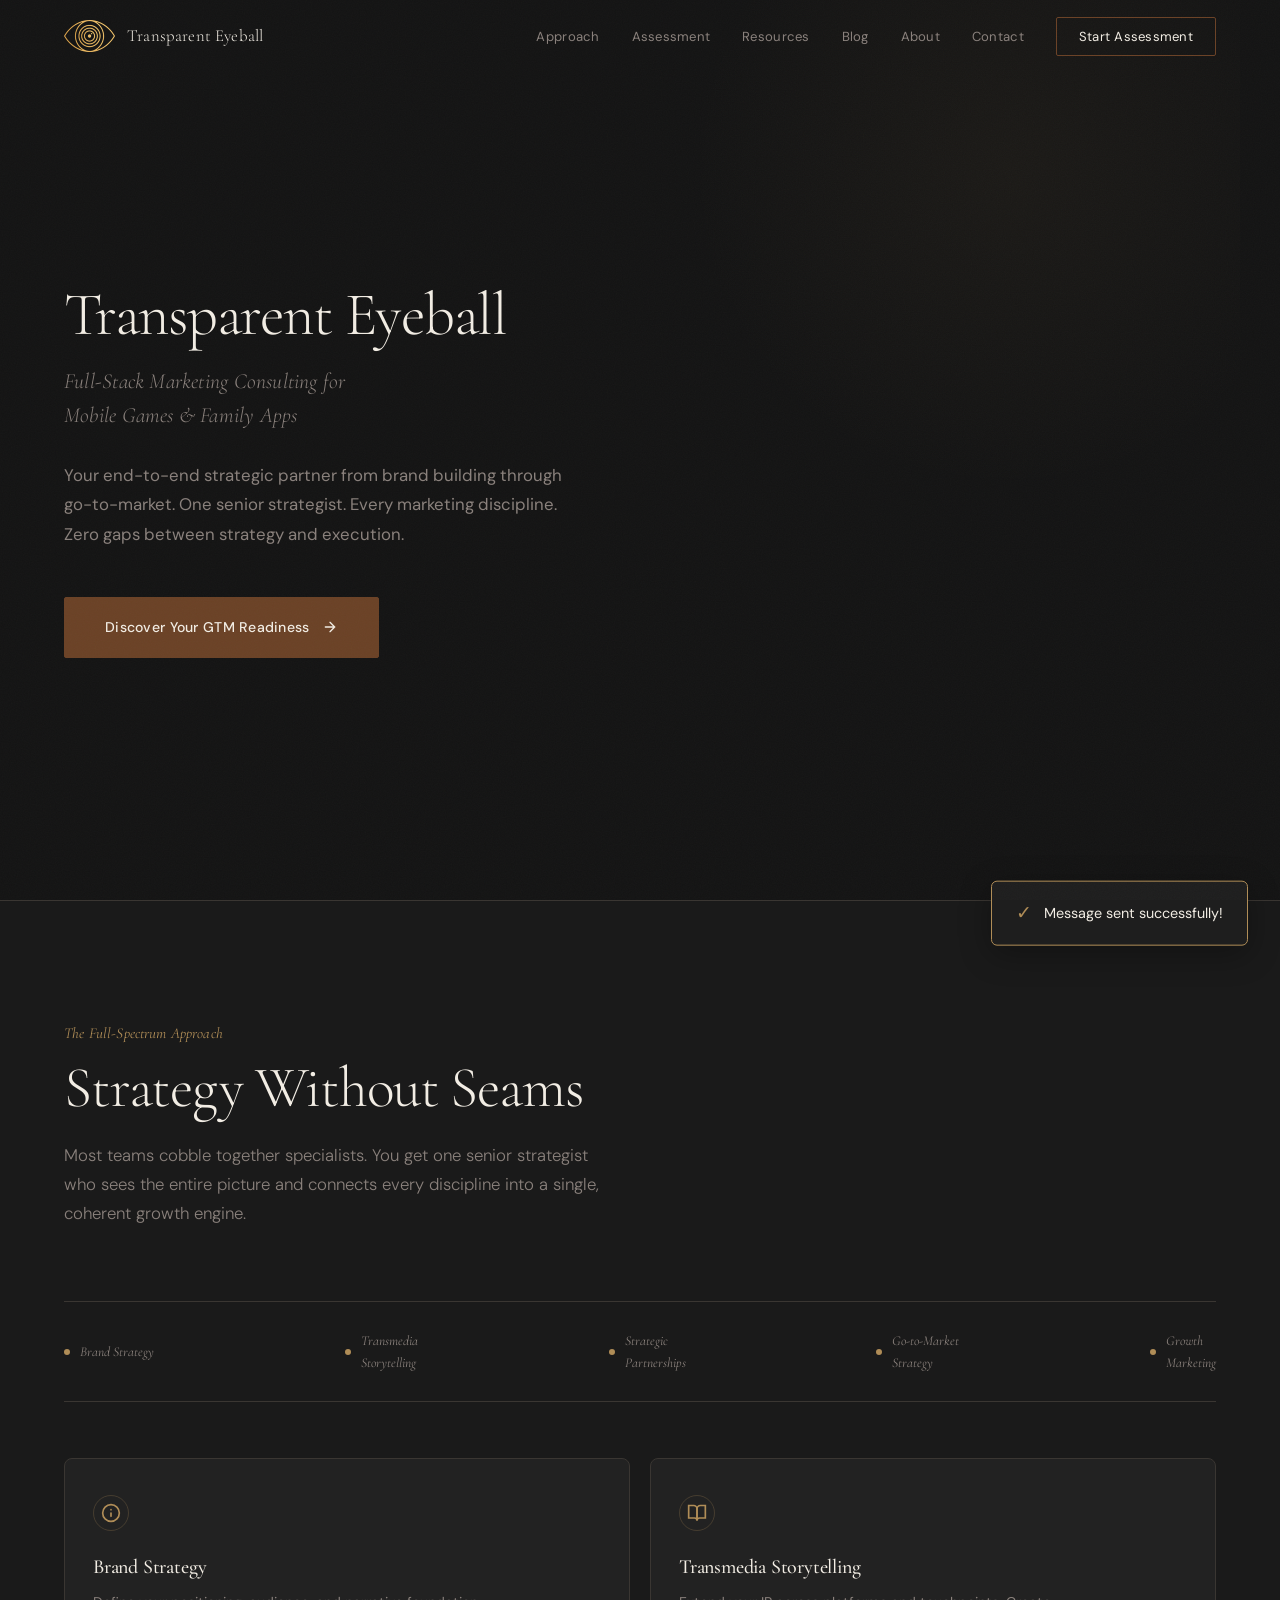
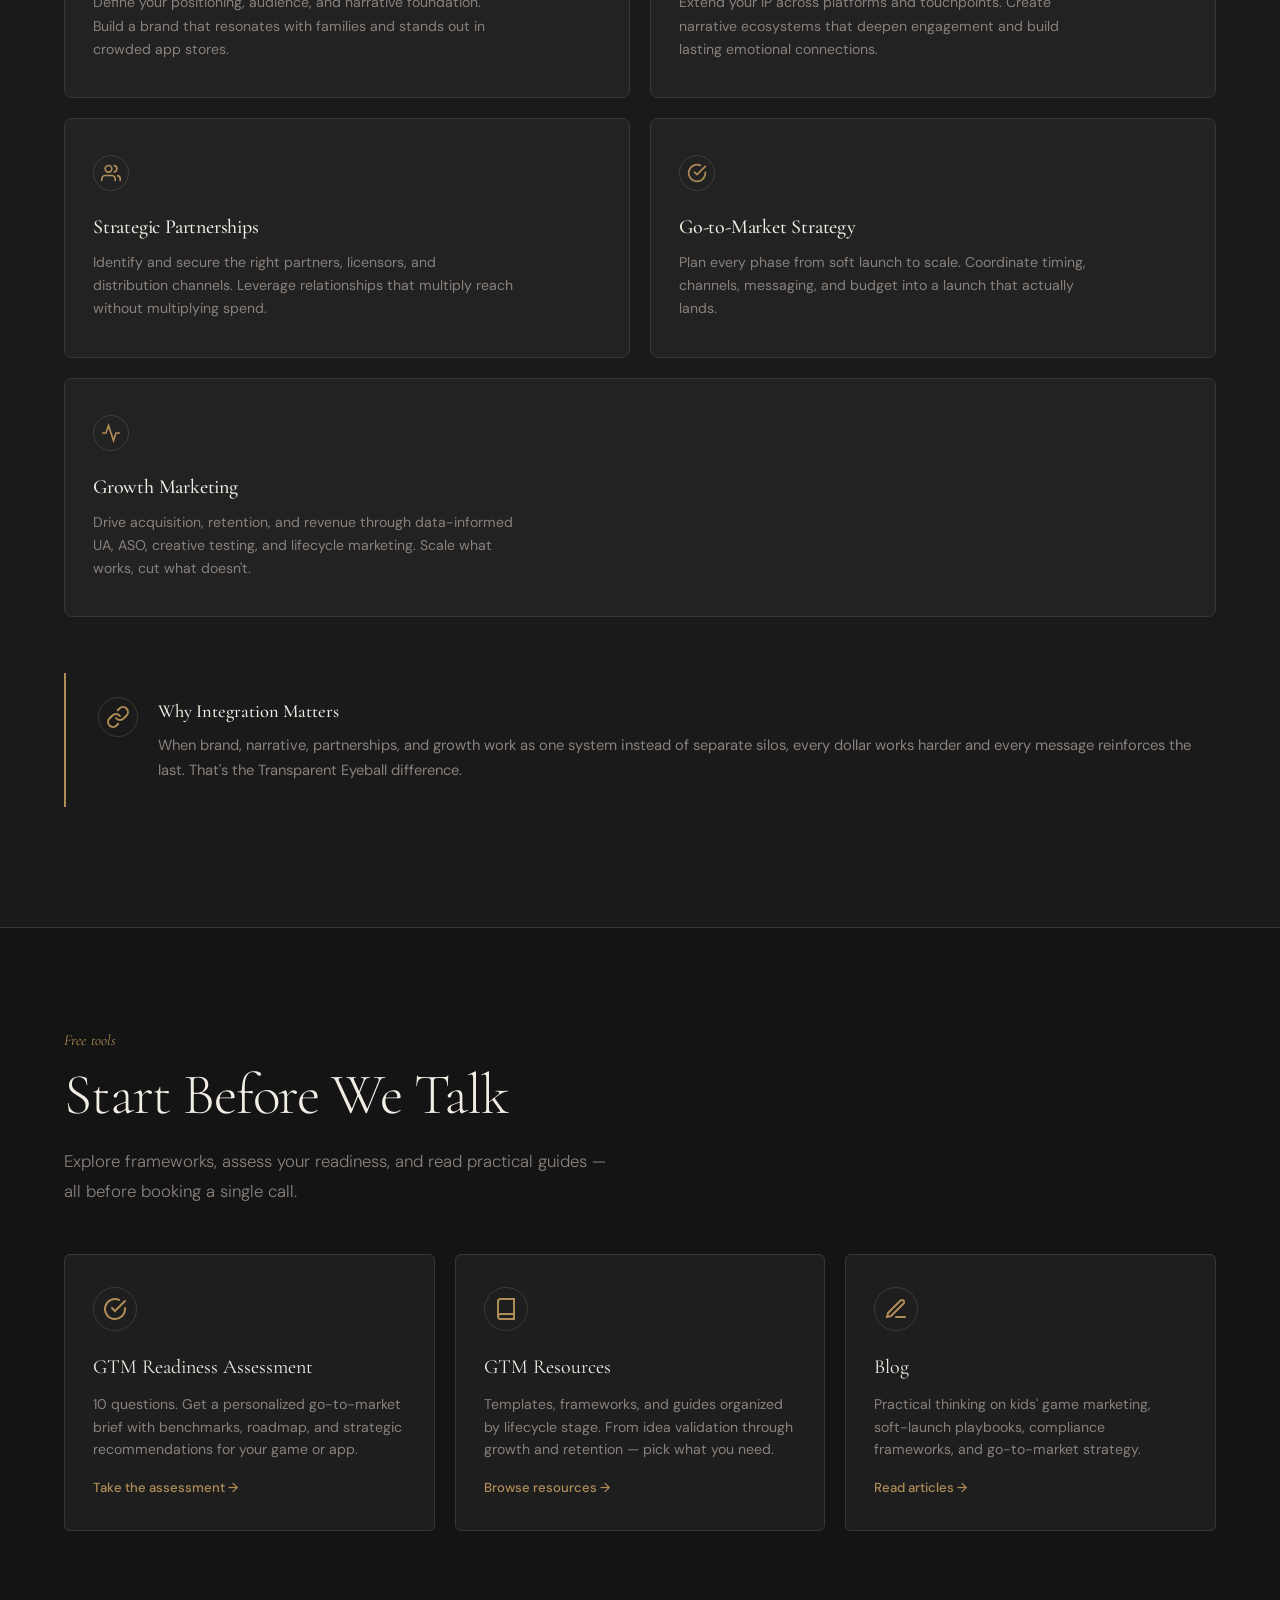
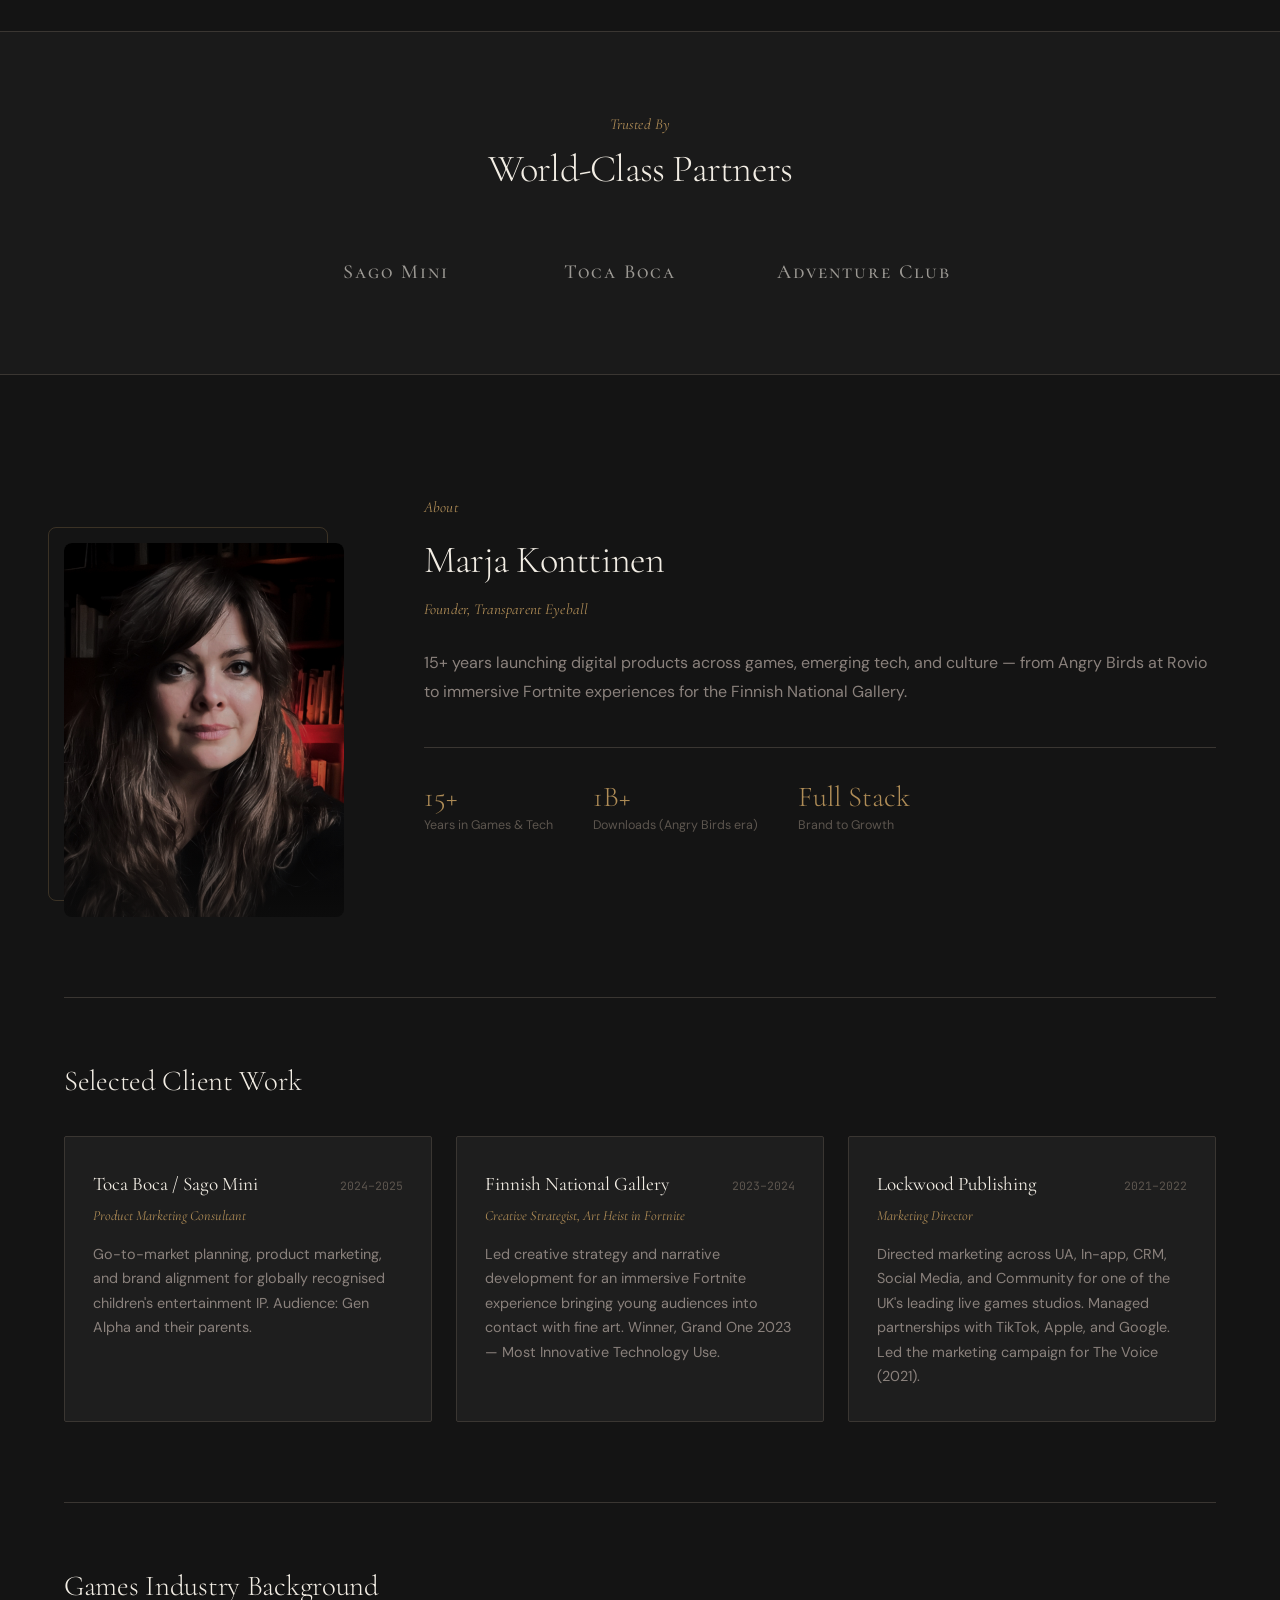
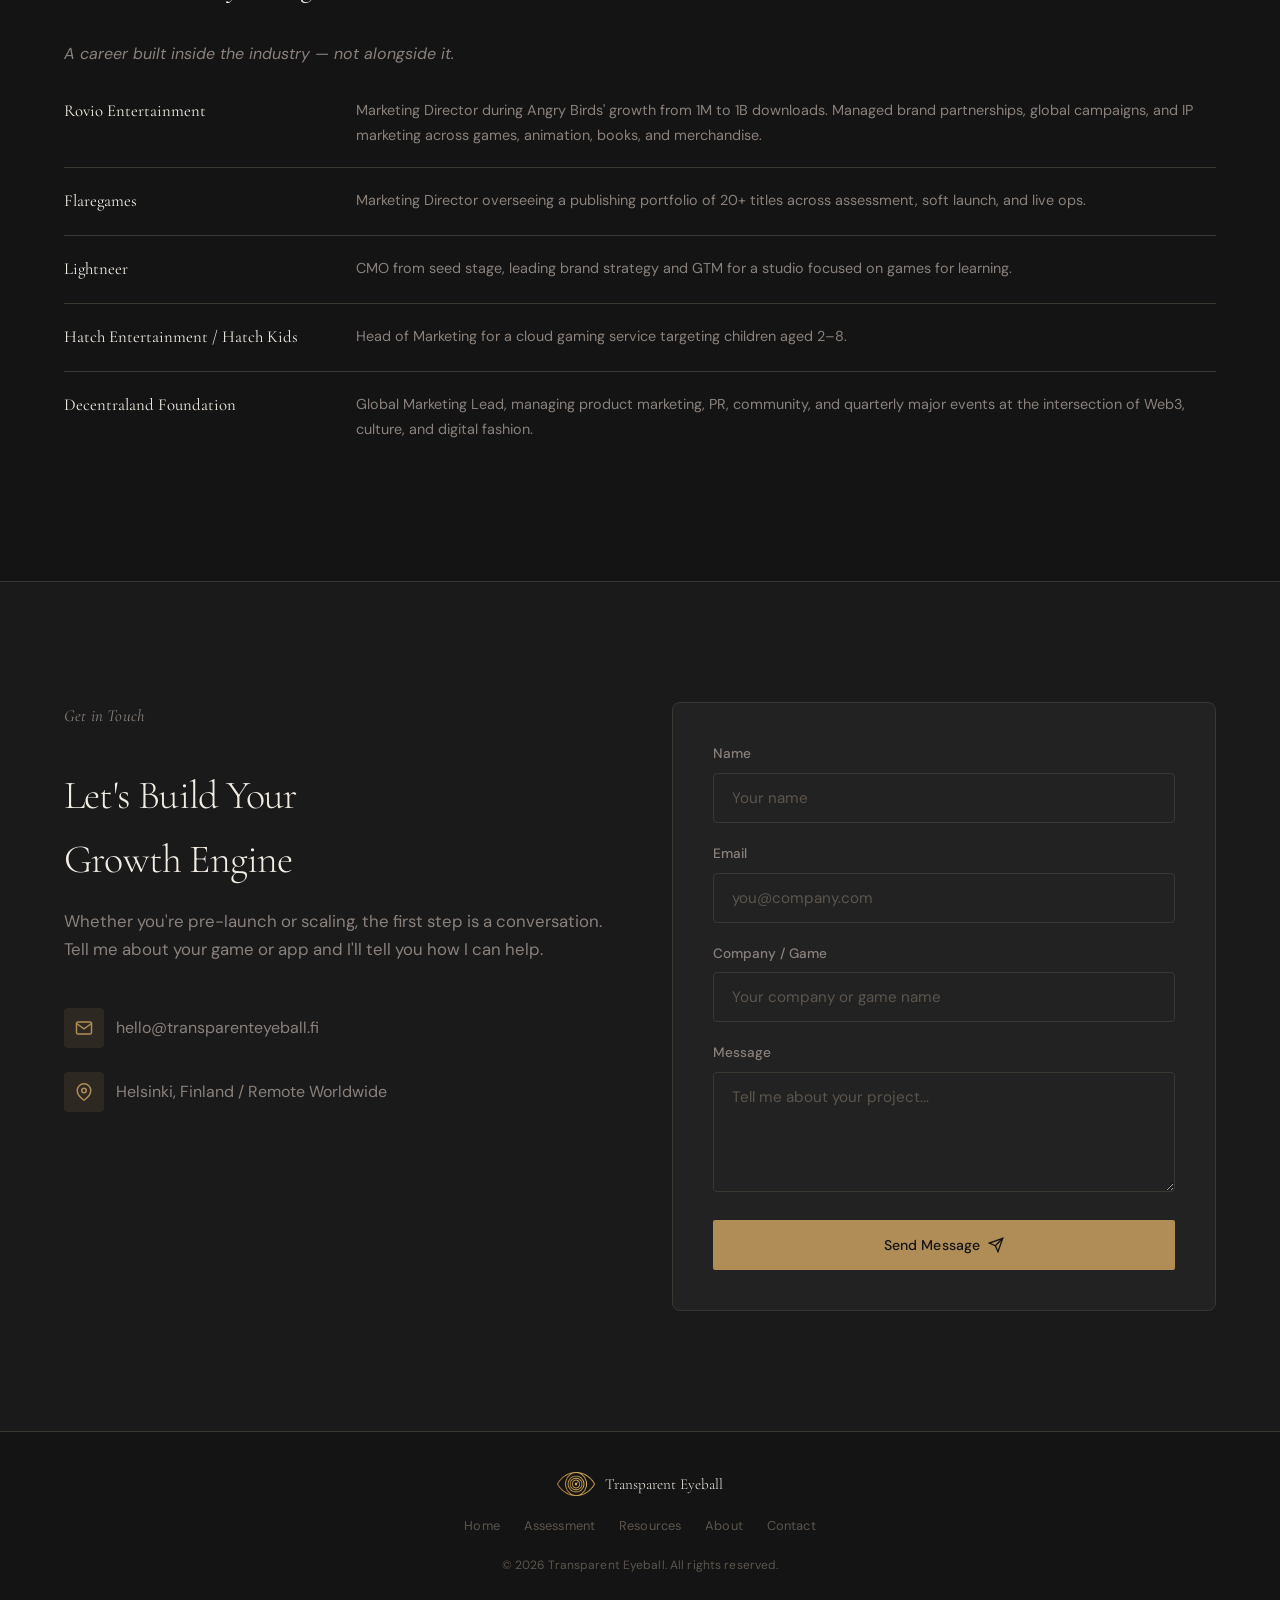
<file: index.html>
<!DOCTYPE html>
<html lang="en">
<head>
<meta charset="UTF-8">
<meta name="viewport" content="width=device-width, initial-scale=1.0">
<title>Transparent Eyeball — GTM Strategy for Games & Apps</title>
<meta name="description" content="Full-stack marketing consulting for mobile games and family apps. From brand strategy through growth marketing — one senior partner, zero gaps.">
<link rel="canonical" href="https://www.transparenteyeball.fi/">

<!-- Open Graph -->
<meta property="og:title" content="Transparent Eyeball — GTM Strategy for Games & Apps">
<meta property="og:description" content="Full-stack marketing consulting for mobile games and family apps. One senior strategist, every discipline, zero gaps.">
<meta property="og:url" content="https://www.transparenteyeball.fi/">
<meta property="og:type" content="website">
<meta property="og:site_name" content="Transparent Eyeball">

<!-- Twitter Card -->
<meta name="twitter:card" content="summary">
<meta name="twitter:title" content="Transparent Eyeball — GTM Strategy for Games & Apps">
<meta name="twitter:description" content="Full-stack marketing consulting for mobile games and family apps. One senior strategist, every discipline, zero gaps.">

<!-- Fonts -->
<link rel="preconnect" href="https://fonts.googleapis.com">
<link rel="preconnect" href="https://fonts.gstatic.com" crossorigin>
<link href="https://fonts.googleapis.com/css2?family=Cormorant+Garamond:ital,wght@0,300;0,400;0,500;1,300;1,400&family=Cormorant+SC:wght@400;500;600&family=DM+Sans:opsz,wght@9..40,300;9..40,400;9..40,500&family=JetBrains+Mono:wght@300;400&display=swap" rel="stylesheet">

<!-- Styles -->
<link rel="stylesheet" href="styles.css">

<!-- Google Analytics -->
<script async src="https://www.googletagmanager.com/gtag/js?id=G-5J9WYGREJ5"></script>
<script>
  window.dataLayer = window.dataLayer || [];
  function gtag(){dataLayer.push(arguments);}
  gtag('js', new Date());
  gtag('config', 'G-5J9WYGREJ5');
</script>

<!-- JSON-LD Structured Data -->
<script type="application/ld+json">
{
  "@context": "https://schema.org",
  "@type": "Organization",
  "name": "Transparent Eyeball",
  "url": "https://www.transparenteyeball.fi",
  "description": "Full-stack marketing consulting for mobile games and family apps.",
  "founder": {
    "@type": "Person",
    "name": "Marja Konttinen",
    "jobTitle": "Founder & Senior Marketing Strategist"
  },
  "areaServed": "Worldwide",
  "address": {
    "@type": "PostalAddress",
    "addressLocality": "Helsinki",
    "addressCountry": "FI"
  }
}
</script>
</head>
<body>

<!-- ===== NAVIGATION ===== -->
<nav id="navbar">
  <div class="container">
    <a href="/" class="nav-logo">
      <img src="logo-eye-new.png" alt="Transparent Eyeball" style="height:32px;width:auto;">
      <span>Transparent Eyeball</span>
    </a>
    <ul class="nav-links">
      <li><a href="#approach">Approach</a></li>
      <li><a href="/assessment/">Assessment</a></li>
      <li><a href="/resources/">Resources</a></li>
      <li><a href="/blog/">Blog</a></li>
      <li><a href="#about">About</a></li>
      <li><a href="#contact">Contact</a></li>
      <li><a href="/assessment/" class="nav-cta">Start Assessment</a></li>
    </ul>
    <button class="mobile-menu-btn" onclick="toggleMobileNav()" aria-label="Menu">
      <span></span><span></span><span></span>
    </button>
  </div>
</nav>

<!-- Mobile Nav -->
<div class="mobile-nav" id="mobileNav">
  <button class="mobile-nav-close" onclick="toggleMobileNav()">&times;</button>
  <a href="#approach" onclick="toggleMobileNav()">Approach</a>
  <a href="/assessment/" onclick="toggleMobileNav()">Assessment</a>
  <a href="/resources/" onclick="toggleMobileNav()">Resources</a>
  <a href="/blog/" onclick="toggleMobileNav()">Blog</a>
  <a href="#about" onclick="toggleMobileNav()">About</a>
  <a href="#contact" onclick="toggleMobileNav()">Contact</a>
  <a href="/assessment/" class="nav-cta" onclick="toggleMobileNav()" style="margin-top:16px;">Start Assessment</a>
</div>

<!-- ===== HERO ===== -->
<section class="hero" id="hero">
  <h1>Transparent Eyeball</h1>
  <p class="hero-tagline">Full-Stack Marketing Consulting for Mobile Games & Family Apps</p>
  <p class="hero-description">
    Your end-to-end strategic partner from brand building through go-to-market.
    One senior strategist. Every marketing discipline. Zero gaps between strategy and execution.
  </p>
  <a href="/assessment/" class="hero-cta">
    Discover Your GTM Readiness
    <svg viewBox="0 0 24 24" fill="none" stroke="currentColor" stroke-width="2" stroke-linecap="round"><path d="M5 12h14M12 5l7 7-7 7"/></svg>
  </a>
</section>

<!-- ===== APPROACH ===== -->
<section class="approach" id="approach">
  <div class="container">
    <div class="approach-header fade-in">
      <p class="section-label">The Full-Spectrum Approach</p>
      <h2 class="section-title">Strategy Without Seams</h2>
      <p class="section-subtitle">Most teams cobble together specialists. You get one senior strategist who sees the entire picture and connects every discipline into a single, coherent growth engine.</p>
    </div>

    <!-- Continuum -->
    <div class="continuum fade-in">
      <div class="continuum-line">
        <div class="continuum-node"><div class="continuum-dot"></div><span class="continuum-label">Brand Strategy</span></div>
        <div class="continuum-node"><div class="continuum-dot"></div><span class="continuum-label">Transmedia<br>Storytelling</span></div>
        <div class="continuum-node"><div class="continuum-dot"></div><span class="continuum-label">Strategic<br>Partnerships</span></div>
        <div class="continuum-node"><div class="continuum-dot"></div><span class="continuum-label">Go-to-Market<br>Strategy</span></div>
        <div class="continuum-node"><div class="continuum-dot"></div><span class="continuum-label">Growth<br>Marketing</span></div>
      </div>
    </div>

    <!-- Capability cards -->
    <div class="capabilities-grid fade-in">
      <div class="capability-card">
        <div class="capability-icon">
          <svg width="20" height="20" viewBox="0 0 24 24" fill="none" stroke="currentColor" stroke-width="2" stroke-linecap="round"><circle cx="12" cy="12" r="10"/><path d="M12 16v-4M12 8h.01"/></svg>
        </div>
        <h3>Brand Strategy</h3>
        <p>Define your positioning, audience, and narrative foundation. Build a brand that resonates with families and stands out in crowded app stores.</p>
      </div>
      <div class="capability-card">
        <div class="capability-icon">
          <svg width="20" height="20" viewBox="0 0 24 24" fill="none" stroke="currentColor" stroke-width="2" stroke-linecap="round"><path d="M2 3h6a4 4 0 0 1 4 4v14a3 3 0 0 0-3-3H2z"/><path d="M22 3h-6a4 4 0 0 0-4 4v14a3 3 0 0 1 3-3h7z"/></svg>
        </div>
        <h3>Transmedia Storytelling</h3>
        <p>Extend your IP across platforms and touchpoints. Create narrative ecosystems that deepen engagement and build lasting emotional connections.</p>
      </div>
      <div class="capability-card">
        <div class="capability-icon">
          <svg width="20" height="20" viewBox="0 0 24 24" fill="none" stroke="currentColor" stroke-width="2" stroke-linecap="round"><path d="M17 21v-2a4 4 0 0 0-4-4H5a4 4 0 0 0-4 4v2"/><circle cx="9" cy="7" r="4"/><path d="M23 21v-2a4 4 0 0 0-3-3.87M16 3.13a4 4 0 0 1 0 7.75"/></svg>
        </div>
        <h3>Strategic Partnerships</h3>
        <p>Identify and secure the right partners, licensors, and distribution channels. Leverage relationships that multiply reach without multiplying spend.</p>
      </div>
      <div class="capability-card">
        <div class="capability-icon">
          <svg width="20" height="20" viewBox="0 0 24 24" fill="none" stroke="currentColor" stroke-width="2" stroke-linecap="round"><path d="M22 11.08V12a10 10 0 1 1-5.93-9.14"/><polyline points="22 4 12 14.01 9 11.01"/></svg>
        </div>
        <h3>Go-to-Market Strategy</h3>
        <p>Plan every phase from soft launch to scale. Coordinate timing, channels, messaging, and budget into a launch that actually lands.</p>
      </div>
      <div class="capability-card">
        <div class="capability-icon">
          <svg width="20" height="20" viewBox="0 0 24 24" fill="none" stroke="currentColor" stroke-width="2" stroke-linecap="round"><polyline points="22 12 18 12 15 21 9 3 6 12 2 12"/></svg>
        </div>
        <h3>Growth Marketing</h3>
        <p>Drive acquisition, retention, and revenue through data-informed UA, ASO, creative testing, and lifecycle marketing. Scale what works, cut what doesn't.</p>
      </div>
    </div>

    <!-- Integrated callout -->
    <div class="integrated-callout fade-in">
      <div class="integrated-callout-icon">
        <svg width="24" height="24" viewBox="0 0 24 24" fill="none" stroke="currentColor" stroke-width="2" stroke-linecap="round"><path d="M10 13a5 5 0 0 0 7.54.54l3-3a5 5 0 0 0-7.07-7.07l-1.72 1.71"/><path d="M14 11a5 5 0 0 0-7.54-.54l-3 3a5 5 0 0 0 7.07 7.07l1.71-1.71"/></svg>
      </div>
      <div>
        <h3>Why Integration Matters</h3>
        <p>When brand, narrative, partnerships, and growth work as one system instead of separate silos, every dollar works harder and every message reinforces the last. That's the Transparent Eyeball difference.</p>
      </div>
    </div>
  </div>
</section>

<!-- ===== TOOLS ===== -->
<section class="tools" id="tools">
  <div class="container">
    <div class="tools-header fade-in">
      <p class="section-label">Free tools</p>
      <h2 class="section-title">Start Before We Talk</h2>
      <p class="section-subtitle">Explore frameworks, assess your readiness, and read practical guides &mdash; all before booking a single call.</p>
    </div>
    <div class="tools-grid fade-in">
      <a href="/assessment/" class="tool-card">
        <div class="tool-icon">
          <svg width="24" height="24" viewBox="0 0 24 24" fill="none" stroke="currentColor" stroke-width="2" stroke-linecap="round"><path d="M22 11.08V12a10 10 0 1 1-5.93-9.14"/><polyline points="22 4 12 14.01 9 11.01"/></svg>
        </div>
        <h3>GTM Readiness Assessment</h3>
        <p>10 questions. Get a personalized go-to-market brief with benchmarks, roadmap, and strategic recommendations for your game or app.</p>
        <span class="tool-link">Take the assessment &rarr;</span>
      </a>
      <a href="/resources/" class="tool-card">
        <div class="tool-icon">
          <svg width="24" height="24" viewBox="0 0 24 24" fill="none" stroke="currentColor" stroke-width="2" stroke-linecap="round"><path d="M4 19.5A2.5 2.5 0 0 1 6.5 17H20"/><path d="M6.5 2H20v20H6.5A2.5 2.5 0 0 1 4 19.5v-15A2.5 2.5 0 0 1 6.5 2z"/></svg>
        </div>
        <h3>GTM Resources</h3>
        <p>Templates, frameworks, and guides organized by lifecycle stage. From idea validation through growth and retention &mdash; pick what you need.</p>
        <span class="tool-link">Browse resources &rarr;</span>
      </a>
      <a href="/blog/" class="tool-card">
        <div class="tool-icon">
          <svg width="24" height="24" viewBox="0 0 24 24" fill="none" stroke="currentColor" stroke-width="2" stroke-linecap="round"><path d="M12 20h9"/><path d="M16.5 3.5a2.121 2.121 0 0 1 3 3L7 19l-4 1 1-4L16.5 3.5z"/></svg>
        </div>
        <h3>Blog</h3>
        <p>Practical thinking on kids' game marketing, soft-launch playbooks, compliance frameworks, and go-to-market strategy.</p>
        <span class="tool-link">Read articles &rarr;</span>
      </a>
    </div>
  </div>
</section>

<!-- ===== CLIENTS ===== -->
<section class="clients" id="clients">
  <div class="container">
    <div class="clients-header fade-in">
      <p class="section-label">Trusted By</p>
      <h2 class="section-title">World-Class Partners</h2>
    </div>
    <div class="clients-logos fade-in">
      <div class="client-logo">
        <div class="client-logo-img">
          <svg viewBox="0 0 160 48" fill="none" xmlns="http://www.w3.org/2000/svg">
            <text x="80" y="32" text-anchor="middle" font-family="Cormorant SC, Cormorant Garamond, Georgia, serif" font-weight="500" font-size="20" fill="#f2ede4" letter-spacing="2">Sago Mini</text>
          </svg>
        </div>
      </div>
      <div class="client-logo">
        <div class="client-logo-img">
          <svg viewBox="0 0 160 48" fill="none" xmlns="http://www.w3.org/2000/svg">
            <text x="80" y="32" text-anchor="middle" font-family="Cormorant SC, Cormorant Garamond, Georgia, serif" font-weight="500" font-size="20" fill="#f2ede4" letter-spacing="2">Toca Boca</text>
          </svg>
        </div>
      </div>
      <div class="client-logo">
        <div class="client-logo-img">
          <svg viewBox="0 0 200 48" fill="none" xmlns="http://www.w3.org/2000/svg">
            <text x="100" y="32" text-anchor="middle" font-family="Cormorant SC, Cormorant Garamond, Georgia, serif" font-weight="500" font-size="20" fill="#f2ede4" letter-spacing="2">Adventure Club</text>
          </svg>
        </div>
      </div>
    </div>
  </div>
</section>

<!-- ===== ABOUT ===== -->
<section class="about" id="about">
  <div class="container">
    <div class="about-content fade-in">
      <div class="about-image">
        <div class="about-image-frame">
          <img src="marja-photo.jpg" alt="Marja Konttinen" style="width:100%;height:100%;object-fit:cover;" onerror="this.style.display='none';this.parentElement.querySelector('.about-initials').style.display='block';">
          <span class="about-initials" style="display:none;">MK</span>
        </div>
      </div>
      <div class="about-text">
        <p class="section-label">About</p>
        <h2>Marja Konttinen</h2>
        <p class="about-role">Founder, Transparent Eyeball</p>
        <div class="about-bio">
          <p>15+ years launching digital products across games, emerging tech, and culture &mdash; from Angry Birds at Rovio to immersive Fortnite experiences for the Finnish National Gallery.</p>
        </div>
        <div class="about-stats">
          <div class="about-stat">
            <div class="about-stat-value">15+</div>
            <div class="about-stat-label">Years in Games & Tech</div>
          </div>
          <div class="about-stat">
            <div class="about-stat-value">1B+</div>
            <div class="about-stat-label">Downloads (Angry Birds era)</div>
          </div>
          <div class="about-stat">
            <div class="about-stat-value">Full Stack</div>
            <div class="about-stat-label">Brand to Growth</div>
          </div>
        </div>
      </div>
    </div>

    <!-- Selected Client Work -->
    <div class="experience-section fade-in">
      <h3 class="experience-heading">Selected Client Work</h3>
      <div class="experience-grid">
        <div class="experience-card">
          <div class="experience-card-header">
            <h4>Toca Boca / Sago Mini</h4>
            <span class="experience-period">2024&ndash;2025</span>
          </div>
          <p class="experience-role">Product Marketing Consultant</p>
          <p>Go-to-market planning, product marketing, and brand alignment for globally recognised children's entertainment IP. Audience: Gen Alpha and their parents.</p>
        </div>
        <div class="experience-card">
          <div class="experience-card-header">
            <h4>Finnish National Gallery</h4>
            <span class="experience-period">2023&ndash;2024</span>
          </div>
          <p class="experience-role">Creative Strategist, Art Heist in Fortnite</p>
          <p>Led creative strategy and narrative development for an immersive Fortnite experience bringing young audiences into contact with fine art. Winner, Grand One 2023 &mdash; Most Innovative Technology Use.</p>
        </div>
        <div class="experience-card">
          <div class="experience-card-header">
            <h4>Lockwood Publishing</h4>
            <span class="experience-period">2021&ndash;2022</span>
          </div>
          <p class="experience-role">Marketing Director</p>
          <p>Directed marketing across UA, In-app, CRM, Social Media, and Community for one of the UK's leading live games studios. Managed partnerships with TikTok, Apple, and Google. Led the marketing campaign for The Voice (2021).</p>
        </div>
      </div>
    </div>

    <!-- Games Industry Background -->
    <div class="experience-section fade-in">
      <h3 class="experience-heading">Games Industry Background</h3>
      <p class="experience-intro">A career built inside the industry &mdash; not alongside it.</p>
      <div class="career-timeline">
        <div class="career-entry">
          <div class="career-company">Rovio Entertainment</div>
          <div class="career-detail">Marketing Director during Angry Birds' growth from 1M to 1B downloads. Managed brand partnerships, global campaigns, and IP marketing across games, animation, books, and merchandise.</div>
        </div>
        <div class="career-entry">
          <div class="career-company">Flaregames</div>
          <div class="career-detail">Marketing Director overseeing a publishing portfolio of 20+ titles across assessment, soft launch, and live ops.</div>
        </div>
        <div class="career-entry">
          <div class="career-company">Lightneer</div>
          <div class="career-detail">CMO from seed stage, leading brand strategy and GTM for a studio focused on games for learning.</div>
        </div>
        <div class="career-entry">
          <div class="career-company">Hatch Entertainment / Hatch Kids</div>
          <div class="career-detail">Head of Marketing for a cloud gaming service targeting children aged 2&ndash;8.</div>
        </div>
        <div class="career-entry">
          <div class="career-company">Decentraland Foundation</div>
          <div class="career-detail">Global Marketing Lead, managing product marketing, PR, community, and quarterly major events at the intersection of Web3, culture, and digital fashion.</div>
        </div>
      </div>
    </div>
  </div>
</section>

<!-- ===== CONTACT ===== -->
<section class="contact" id="contact">
  <div class="container">
    <div class="contact-content fade-in">
      <div class="contact-info">
        <p class="section-label">Get in Touch</p>
        <h2>Let's Build Your<br>Growth Engine</h2>
        <p>Whether you're pre-launch or scaling, the first step is a conversation. Tell me about your game or app and I'll tell you how I can help.</p>
        <div class="contact-detail">
          <div class="contact-detail-icon">
            <svg width="18" height="18" viewBox="0 0 24 24" fill="none" stroke="currentColor" stroke-width="2" stroke-linecap="round"><path d="M4 4h16c1.1 0 2 .9 2 2v12c0 1.1-.9 2-2 2H4c-1.1 0-2-.9-2-2V6c0-1.1.9-2 2-2z"/><polyline points="22,6 12,13 2,6"/></svg>
          </div>
          <span>hello@transparenteyeball.fi</span>
        </div>
        <div class="contact-detail">
          <div class="contact-detail-icon">
            <svg width="18" height="18" viewBox="0 0 24 24" fill="none" stroke="currentColor" stroke-width="2" stroke-linecap="round"><path d="M21 10c0 7-9 13-9 13s-9-6-9-13a9 9 0 0 1 18 0z"/><circle cx="12" cy="10" r="3"/></svg>
          </div>
          <span>Helsinki, Finland / Remote Worldwide</span>
        </div>
      </div>
      <form class="contact-form" id="contactForm" onsubmit="handleContactSubmit(event)">
        <div class="form-group">
          <label class="form-label">Name</label>
          <input type="text" class="form-input" placeholder="Your name" required>
        </div>
        <div class="form-group">
          <label class="form-label">Email</label>
          <input type="email" class="form-input" placeholder="you@company.com" required>
        </div>
        <div class="form-group">
          <label class="form-label">Company / Game</label>
          <input type="text" class="form-input" placeholder="Your company or game name">
        </div>
        <div class="form-group">
          <label class="form-label">Message</label>
          <textarea class="form-input" placeholder="Tell me about your project..."></textarea>
        </div>
        <button type="submit" class="form-submit">
          Send Message
          <svg width="16" height="16" viewBox="0 0 24 24" fill="none" stroke="currentColor" stroke-width="2" stroke-linecap="round"><line x1="22" y1="2" x2="11" y2="13"/><polygon points="22 2 15 22 11 13 2 9 22 2"/></svg>
        </button>
      </form>
    </div>
  </div>
</section>

<!-- ===== FOOTER ===== -->
<footer>
  <div class="container">
    <div class="footer-content">
      <div class="footer-logo">
        <img src="logo-eye-new.png" alt="Transparent Eyeball" style="height:24px;width:auto;">
        <span>Transparent Eyeball</span>
      </div>
      <div class="footer-links">
        <a href="/">Home</a>
        <a href="/assessment/">Assessment</a>
        <a href="/resources/">Resources</a>
        <a href="#about">About</a>
        <a href="#contact">Contact</a>
      </div>
      <p class="footer-copy">&copy; 2026 Transparent Eyeball. All rights reserved.</p>
    </div>
  </div>
</footer>

<!-- Toast -->
<div class="toast" id="toast">
  <span class="toast-icon">&#10003;</span>
  <span class="toast-text" id="toastText">Message sent successfully!</span>
</div>

<!-- Scripts -->
<script src="scripts/main.js"></script>
</body>
</html>
</file>
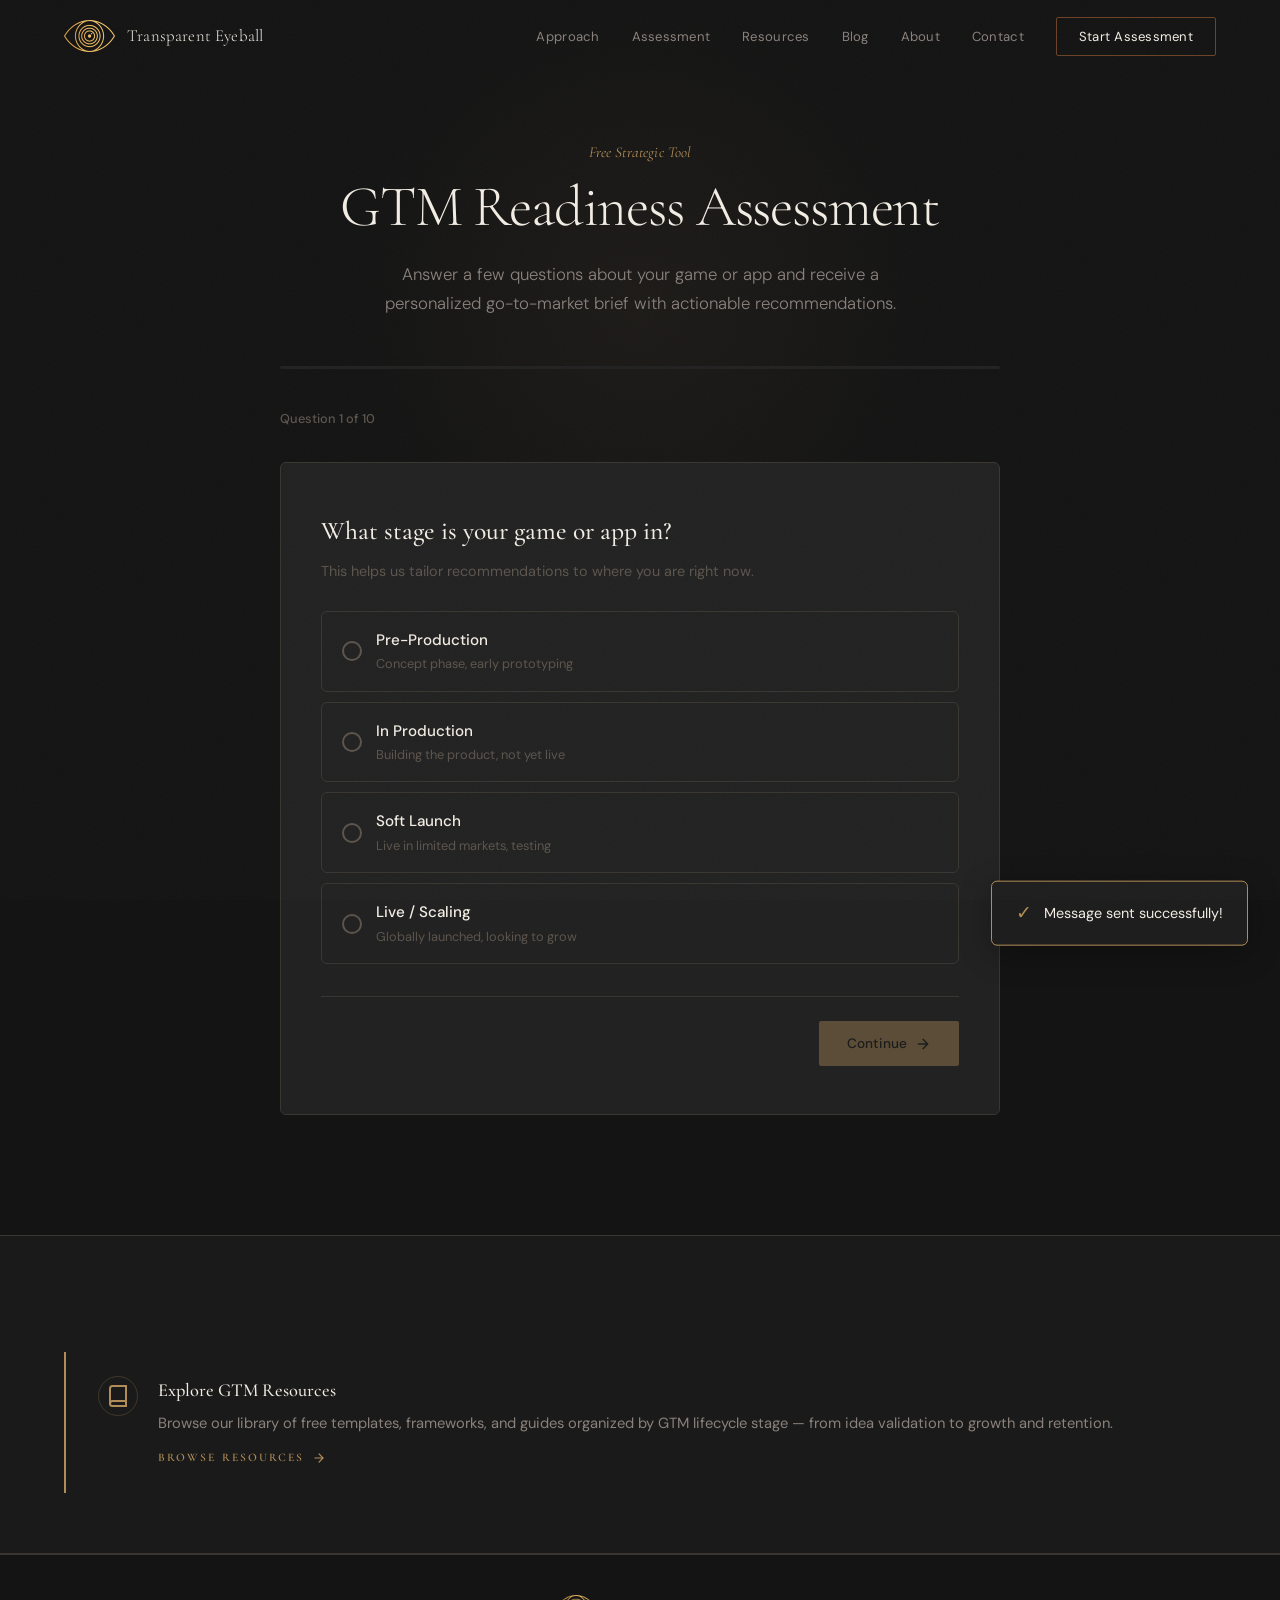
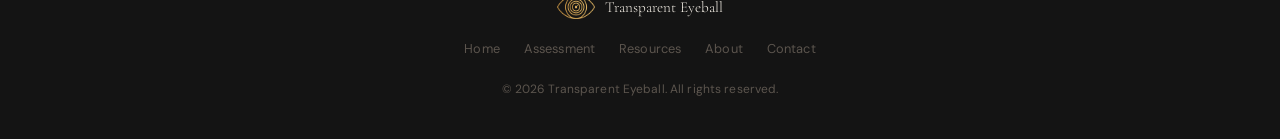
<file: assessment/index.html>
<!DOCTYPE html>
<html lang="en">
<head>
<meta charset="UTF-8">
<meta name="viewport" content="width=device-width, initial-scale=1.0">
<title>GTM Readiness Assessment — Transparent Eyeball</title>
<meta name="description" content="Take the free GTM Readiness Assessment for games and apps. Answer 10 questions and get a personalized go-to-market brief with benchmarks, roadmap, and recommendations.">
<link rel="canonical" href="https://www.transparenteyeball.fi/assessment/">

<!-- Open Graph -->
<meta property="og:title" content="GTM Readiness Assessment — How Ready Is Your Game for Market?">
<meta property="og:description" content="Free 10-question assessment. Get a personalized go-to-market brief with benchmarks, roadmap, and actionable recommendations for your game or app.">
<meta property="og:url" content="https://www.transparenteyeball.fi/assessment/">
<meta property="og:type" content="website">
<meta property="og:site_name" content="Transparent Eyeball">

<!-- Twitter Card -->
<meta name="twitter:card" content="summary">
<meta name="twitter:title" content="GTM Readiness Assessment — How Ready Is Your Game for Market?">
<meta name="twitter:description" content="Free 10-question assessment. Get a personalized go-to-market brief with benchmarks, roadmap, and actionable recommendations.">

<!-- Fonts -->
<link rel="preconnect" href="https://fonts.googleapis.com">
<link rel="preconnect" href="https://fonts.gstatic.com" crossorigin>
<link href="https://fonts.googleapis.com/css2?family=Cormorant+Garamond:ital,wght@0,300;0,400;0,500;1,300;1,400&family=Cormorant+SC:wght@400;500;600&family=DM+Sans:opsz,wght@9..40,300;9..40,400;9..40,500&family=JetBrains+Mono:wght@300;400&display=swap" rel="stylesheet">

<!-- Styles -->
<link rel="stylesheet" href="../styles.css">

<!-- Google Analytics -->
<script async src="https://www.googletagmanager.com/gtag/js?id=G-5J9WYGREJ5"></script>
<script>
  window.dataLayer = window.dataLayer || [];
  function gtag(){dataLayer.push(arguments);}
  gtag('js', new Date());
  gtag('config', 'G-5J9WYGREJ5');
</script>

<!-- JSON-LD Structured Data -->
<script type="application/ld+json">
{
  "@context": "https://schema.org",
  "@type": "WebApplication",
  "name": "GTM Readiness Assessment",
  "description": "Free 10-question assessment that generates a personalized go-to-market brief for games and apps, including benchmarks, roadmap, and strategic recommendations.",
  "url": "https://www.transparenteyeball.fi/assessment/",
  "applicationCategory": "BusinessApplication",
  "operatingSystem": "Web",
  "offers": {
    "@type": "Offer",
    "price": "0",
    "priceCurrency": "EUR"
  },
  "provider": {
    "@type": "Organization",
    "name": "Transparent Eyeball",
    "url": "https://www.transparenteyeball.fi"
  }
}
</script>
</head>
<body>

<!-- ===== NAVIGATION ===== -->
<nav id="navbar">
  <div class="container">
    <a href="/" class="nav-logo">
      <img src="../logo-eye-new.png" alt="Transparent Eyeball" style="height:32px;width:auto;">
      <span>Transparent Eyeball</span>
    </a>
    <ul class="nav-links">
      <li><a href="/#approach">Approach</a></li>
      <li><a href="/assessment/">Assessment</a></li>
      <li><a href="/resources/">Resources</a></li>
      <li><a href="/blog/">Blog</a></li>
      <li><a href="/#about">About</a></li>
      <li><a href="/#contact">Contact</a></li>
      <li><a href="/assessment/" class="nav-cta">Start Assessment</a></li>
    </ul>
    <button class="mobile-menu-btn" onclick="toggleMobileNav()" aria-label="Menu">
      <span></span><span></span><span></span>
    </button>
  </div>
</nav>

<!-- Mobile Nav -->
<div class="mobile-nav" id="mobileNav">
  <button class="mobile-nav-close" onclick="toggleMobileNav()">&times;</button>
  <a href="/#approach" onclick="toggleMobileNav()">Approach</a>
  <a href="/assessment/" onclick="toggleMobileNav()">Assessment</a>
  <a href="/resources/" onclick="toggleMobileNav()">Resources</a>
  <a href="/blog/" onclick="toggleMobileNav()">Blog</a>
  <a href="/#about" onclick="toggleMobileNav()">About</a>
  <a href="/#contact" onclick="toggleMobileNav()">Contact</a>
  <a href="/assessment/" class="nav-cta" onclick="toggleMobileNav()" style="margin-top:16px;">Start Assessment</a>
</div>

<!-- ===== GTM READINESS ASSESSMENT ===== -->
<section class="assessment" id="assessment" style="padding-top: 140px;">
  <div class="container">
    <div class="assessment-header fade-in">
      <p class="section-label">Free Strategic Tool</p>
      <h2 class="section-title">GTM Readiness Assessment</h2>
      <p class="section-subtitle">Answer a few questions about your game or app and receive a personalized go-to-market brief with actionable recommendations.</p>
    </div>

    <!-- Assessment Form -->
    <div class="assessment-container" id="assessmentForm">
      <div class="progress-bar">
        <div class="progress-fill" id="progressFill"></div>
      </div>
      <div class="step-indicator">
        <span class="step-count" id="stepCount">Question 1 of 10</span>
      </div>
      <div class="assessment-card" id="assessmentCard">
        <!-- Steps rendered by assessment.js -->
      </div>
    </div>

    <!-- Results (hidden initially) -->
    <div class="results-container" id="resultsContainer">
      <!-- Populated by assessment.js -->
    </div>
  </div>
</section>

<!-- ===== CTA TO RESOURCES ===== -->
<section class="approach" id="explore-more" style="padding: 60px 0;">
  <div class="container">
    <div class="integrated-callout fade-in">
      <div class="integrated-callout-icon">
        <svg width="24" height="24" viewBox="0 0 24 24" fill="none" stroke="currentColor" stroke-width="2" stroke-linecap="round"><path d="M4 19.5A2.5 2.5 0 0 1 6.5 17H20"/><path d="M6.5 2H20v20H6.5A2.5 2.5 0 0 1 4 19.5v-15A2.5 2.5 0 0 1 6.5 2z"/></svg>
      </div>
      <div>
        <h3>Explore GTM Resources</h3>
        <p>Browse our library of free templates, frameworks, and guides organized by GTM lifecycle stage &mdash; from idea validation to growth and retention.</p>
        <a href="/resources/" style="display:inline-flex;align-items:center;gap:8px;margin-top:12px;font-family:var(--font-label);font-size:0.72rem;font-weight:600;letter-spacing:0.18em;text-transform:uppercase;color:var(--accent);transition:color 0.2s;">
          Browse Resources
          <svg width="14" height="14" viewBox="0 0 24 24" fill="none" stroke="currentColor" stroke-width="2" stroke-linecap="round"><path d="M5 12h14M12 5l7 7-7 7"/></svg>
        </a>
      </div>
    </div>
  </div>
</section>

<!-- ===== FOOTER ===== -->
<footer>
  <div class="container">
    <div class="footer-content">
      <div class="footer-logo">
        <img src="../logo-eye-new.png" alt="Transparent Eyeball" style="height:24px;width:auto;">
        <span>Transparent Eyeball</span>
      </div>
      <div class="footer-links">
        <a href="/">Home</a>
        <a href="/assessment/">Assessment</a>
        <a href="/resources/">Resources</a>
        <a href="/#about">About</a>
        <a href="/#contact">Contact</a>
      </div>
      <p class="footer-copy">&copy; 2026 Transparent Eyeball. All rights reserved.</p>
    </div>
  </div>
</footer>

<!-- Toast -->
<div class="toast" id="toast">
  <span class="toast-icon">&#10003;</span>
  <span class="toast-text" id="toastText">Message sent successfully!</span>
</div>

<!-- Scripts -->
<script src="../scripts/main.js"></script>
<script src="../scripts/assessment.js"></script>
<script>
  // Initialize assessment
  renderStep(0);

  // Check for shared results URL parameters
  checkForSharedResults();
</script>
</body>
</html>
</file>
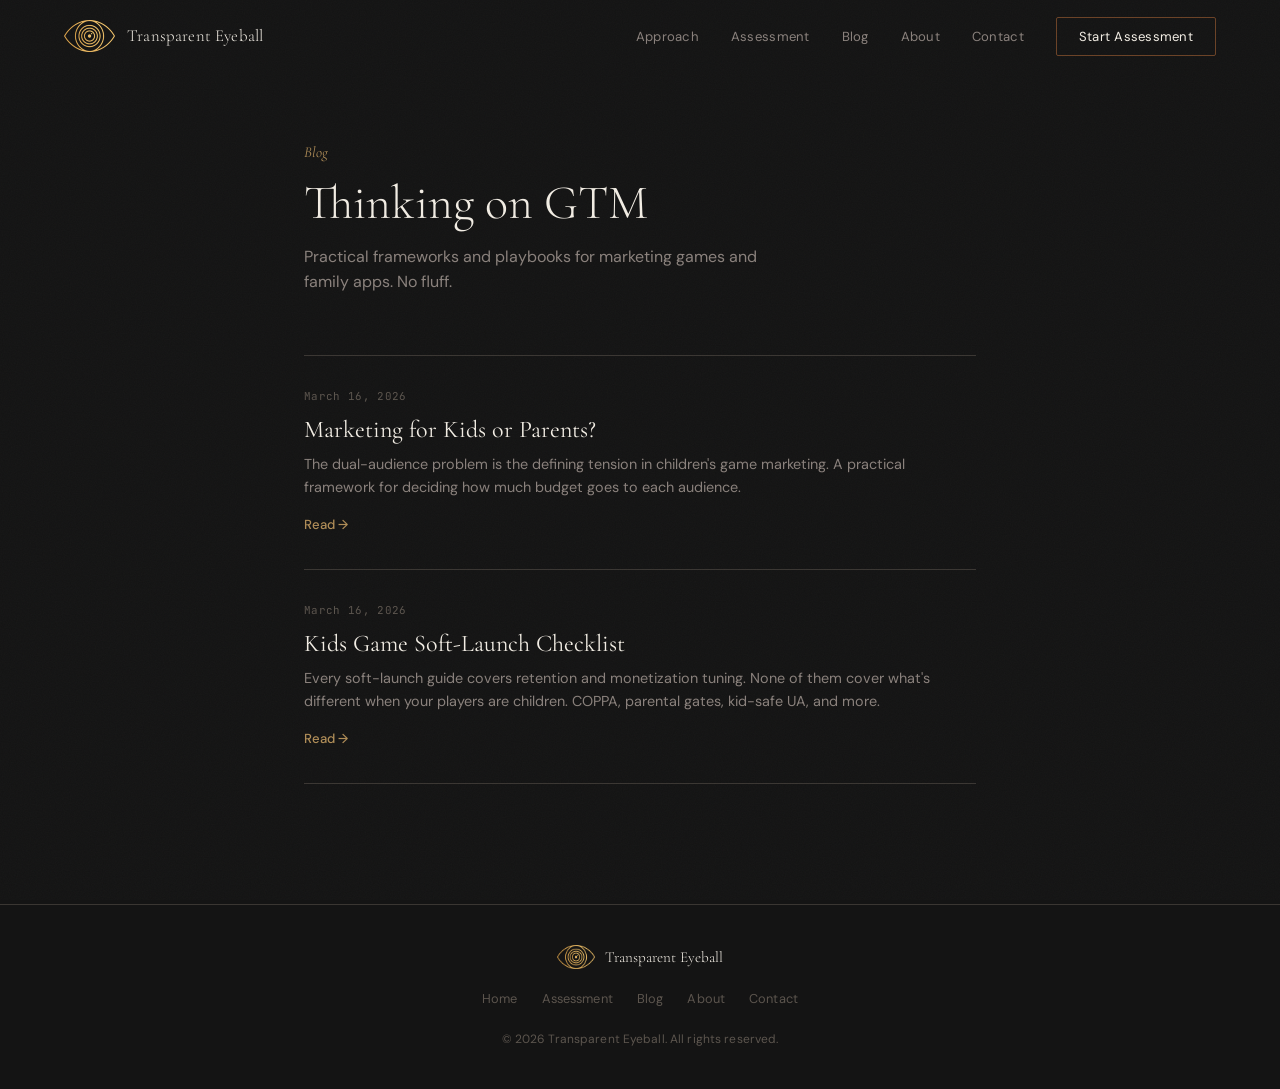
<file: blog/index.html>
<!DOCTYPE html>
<html lang="en">
<head>
<meta charset="UTF-8">
<meta name="viewport" content="width=device-width, initial-scale=1.0">
<title>Blog — Transparent Eyeball</title>
<meta name="description" content="Practical thinking on go-to-market strategy for mobile games and family apps. From soft-launch playbooks to kids' marketing frameworks.">
<link rel="canonical" href="https://www.transparenteyeball.fi/blog/">

<!-- Open Graph -->
<meta property="og:title" content="Blog — Transparent Eyeball">
<meta property="og:description" content="Practical thinking on go-to-market strategy for mobile games and family apps.">
<meta property="og:url" content="https://www.transparenteyeball.fi/blog/">
<meta property="og:type" content="website">
<meta property="og:site_name" content="Transparent Eyeball">

<!-- Twitter Card -->
<meta name="twitter:card" content="summary">
<meta name="twitter:title" content="Blog — Transparent Eyeball">
<meta name="twitter:description" content="Practical thinking on go-to-market strategy for mobile games and family apps.">

<!-- Fonts -->
<link rel="preconnect" href="https://fonts.googleapis.com">
<link rel="preconnect" href="https://fonts.gstatic.com" crossorigin>
<link href="https://fonts.googleapis.com/css2?family=Cormorant+Garamond:ital,wght@0,300;0,400;0,500;1,300;1,400&family=Cormorant+SC:wght@400;500;600&family=DM+Sans:opsz,wght@9..40,300;9..40,400;9..40,500&family=JetBrains+Mono:wght@300;400&display=swap" rel="stylesheet">

<!-- Styles -->
<link rel="stylesheet" href="../styles.css">

<!-- Google Analytics -->
<script async src="https://www.googletagmanager.com/gtag/js?id=G-5J9WYGREJ5"></script>
<script>
  window.dataLayer = window.dataLayer || [];
  function gtag(){dataLayer.push(arguments);}
  gtag('js', new Date());
  gtag('config', 'G-5J9WYGREJ5');
</script>
</head>
<body>

<!-- ===== NAVIGATION ===== -->
<nav id="navbar">
  <div class="container">
    <a href="/" class="nav-logo">
      <img src="/logo-eye-new.png" alt="Transparent Eyeball" style="height:32px;width:auto;">
      <span>Transparent Eyeball</span>
    </a>
    <ul class="nav-links">
      <li><a href="/#approach">Approach</a></li>
      <li><a href="/assessment/">Assessment</a></li>
      <li><a href="/blog/">Blog</a></li>
      <li><a href="/#about">About</a></li>
      <li><a href="/#contact">Contact</a></li>
      <li><a href="/assessment/" class="nav-cta">Start Assessment</a></li>
    </ul>
    <button class="mobile-menu-btn" onclick="toggleMobileNav()" aria-label="Menu">
      <span></span><span></span><span></span>
    </button>
  </div>
</nav>

<!-- Mobile Nav -->
<div class="mobile-nav" id="mobileNav">
  <button class="mobile-nav-close" onclick="toggleMobileNav()">&times;</button>
  <a href="/#approach" onclick="toggleMobileNav()">Approach</a>
  <a href="/assessment/" onclick="toggleMobileNav()">Assessment</a>
  <a href="/blog/" onclick="toggleMobileNav()">Blog</a>
  <a href="/#about" onclick="toggleMobileNav()">About</a>
  <a href="/#contact" onclick="toggleMobileNav()">Contact</a>
  <a href="/assessment/" class="nav-cta" onclick="toggleMobileNav()" style="margin-top:16px;">Start Assessment</a>
</div>

<!-- ===== BLOG LISTING ===== -->
<section class="blog-listing" style="padding-top: 140px; min-height: 70vh;">
  <div class="container" style="max-width: 720px;">
    <header class="fade-in" style="margin-bottom: 60px;">
      <p class="section-label">Blog</p>
      <h1 style="font-family: var(--font-display); font-size: clamp(2rem, 4vw, 3rem); font-weight: 300; line-height: 1.15; margin-bottom: 12px;">Thinking on GTM</h1>
      <p style="color: var(--text-secondary); font-size: 1rem; max-width: 500px;">Practical frameworks and playbooks for marketing games and family apps. No fluff.</p>
    </header>

    <div class="blog-posts fade-in">

      <a href="/blog/marketing-kids-or-parents/" class="blog-post-card">
        <div class="blog-post-meta">
          <time datetime="2026-03-16">March 16, 2026</time>
        </div>
        <h2>Marketing for Kids or Parents?</h2>
        <p>The dual-audience problem is the defining tension in children's game marketing. A practical framework for deciding how much budget goes to each audience.</p>
        <span class="blog-post-read">Read &rarr;</span>
      </a>

      <a href="/blog/kids-game-soft-launch-checklist/" class="blog-post-card">
        <div class="blog-post-meta">
          <time datetime="2026-03-16">March 16, 2026</time>
        </div>
        <h2>Kids Game Soft-Launch Checklist</h2>
        <p>Every soft-launch guide covers retention and monetization tuning. None of them cover what's different when your players are children. COPPA, parental gates, kid-safe UA, and more.</p>
        <span class="blog-post-read">Read &rarr;</span>
      </a>

    </div>
  </div>
</section>

<!-- ===== FOOTER ===== -->
<footer>
  <div class="container">
    <div class="footer-content">
      <div class="footer-logo">
        <img src="/logo-eye-new.png" alt="Transparent Eyeball" style="height:24px;width:auto;">
        <span>Transparent Eyeball</span>
      </div>
      <div class="footer-links">
        <a href="/">Home</a>
        <a href="/assessment/">Assessment</a>
        <a href="/blog/">Blog</a>
        <a href="/#about">About</a>
        <a href="/#contact">Contact</a>
      </div>
      <p class="footer-copy">&copy; 2026 Transparent Eyeball. All rights reserved.</p>
    </div>
  </div>
</footer>

<!-- Scripts -->
<script src="/scripts/main.js"></script>
</body>
</html>
</file>
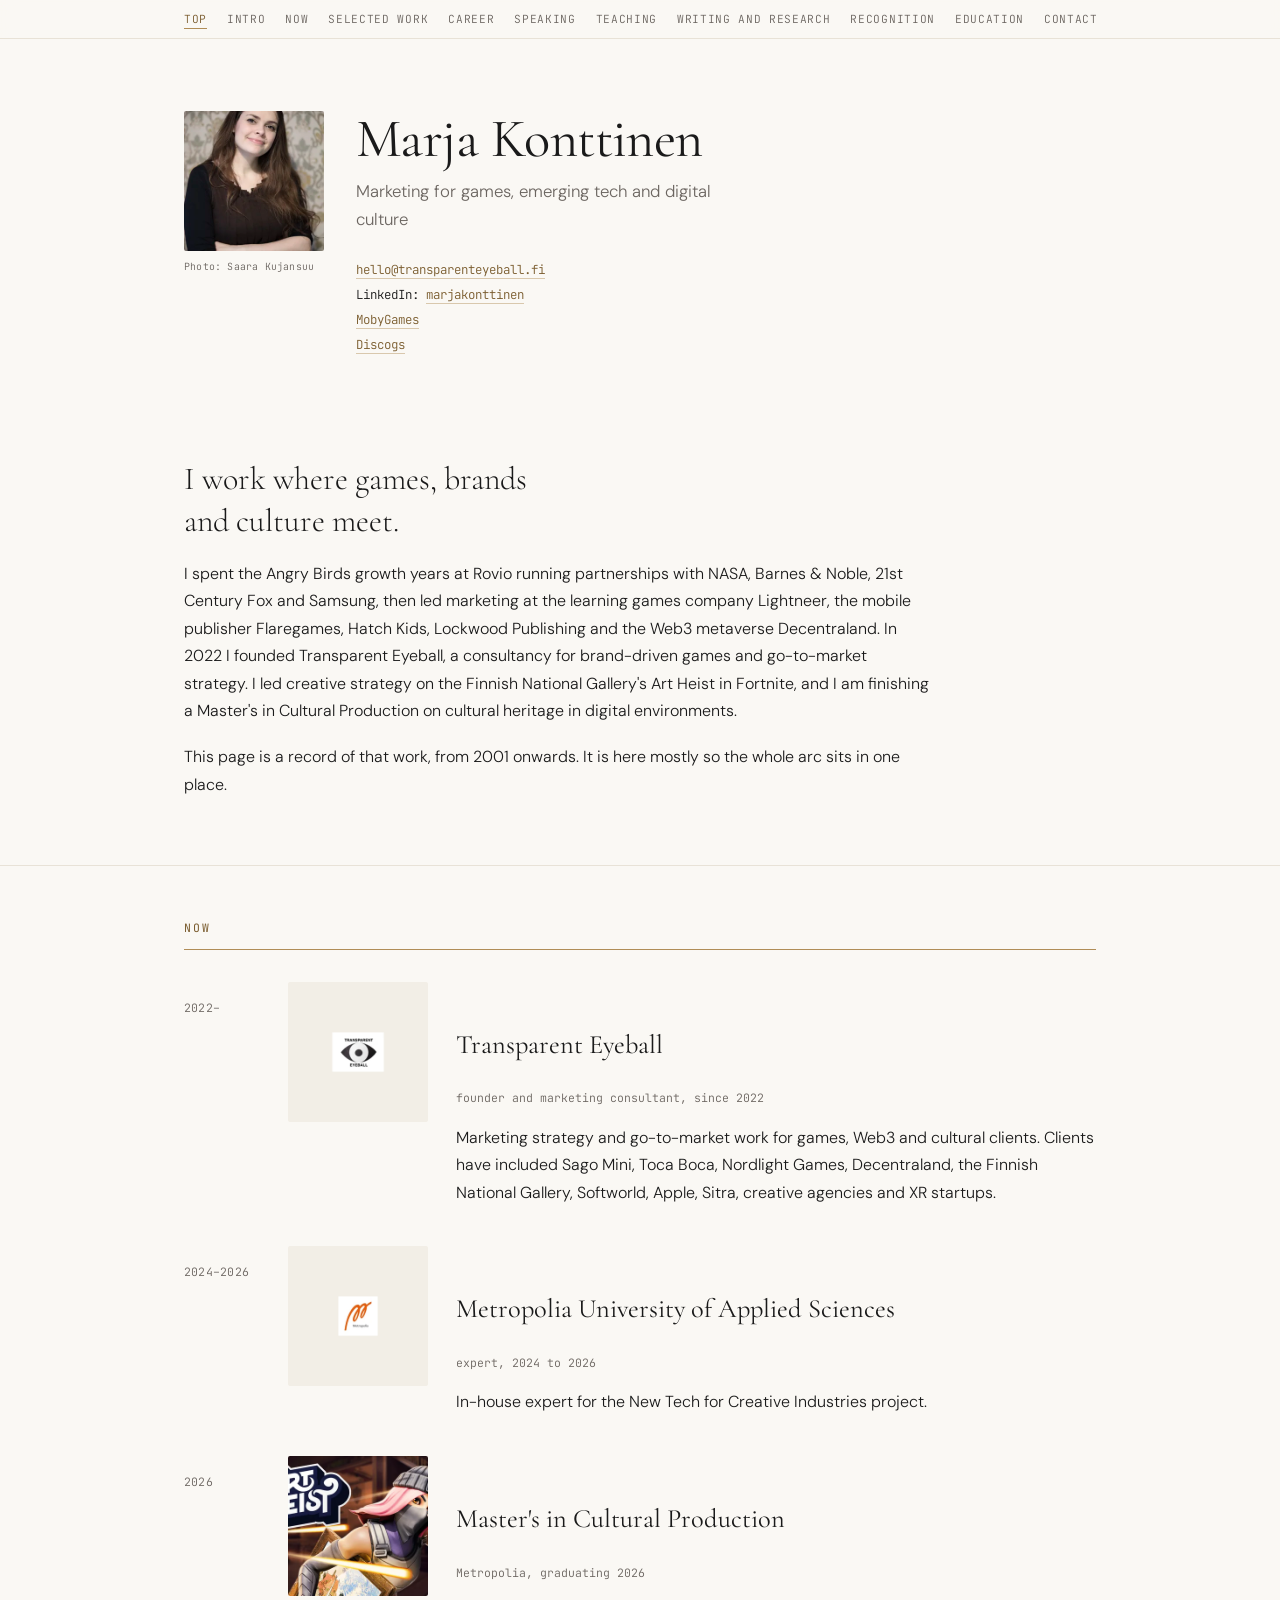
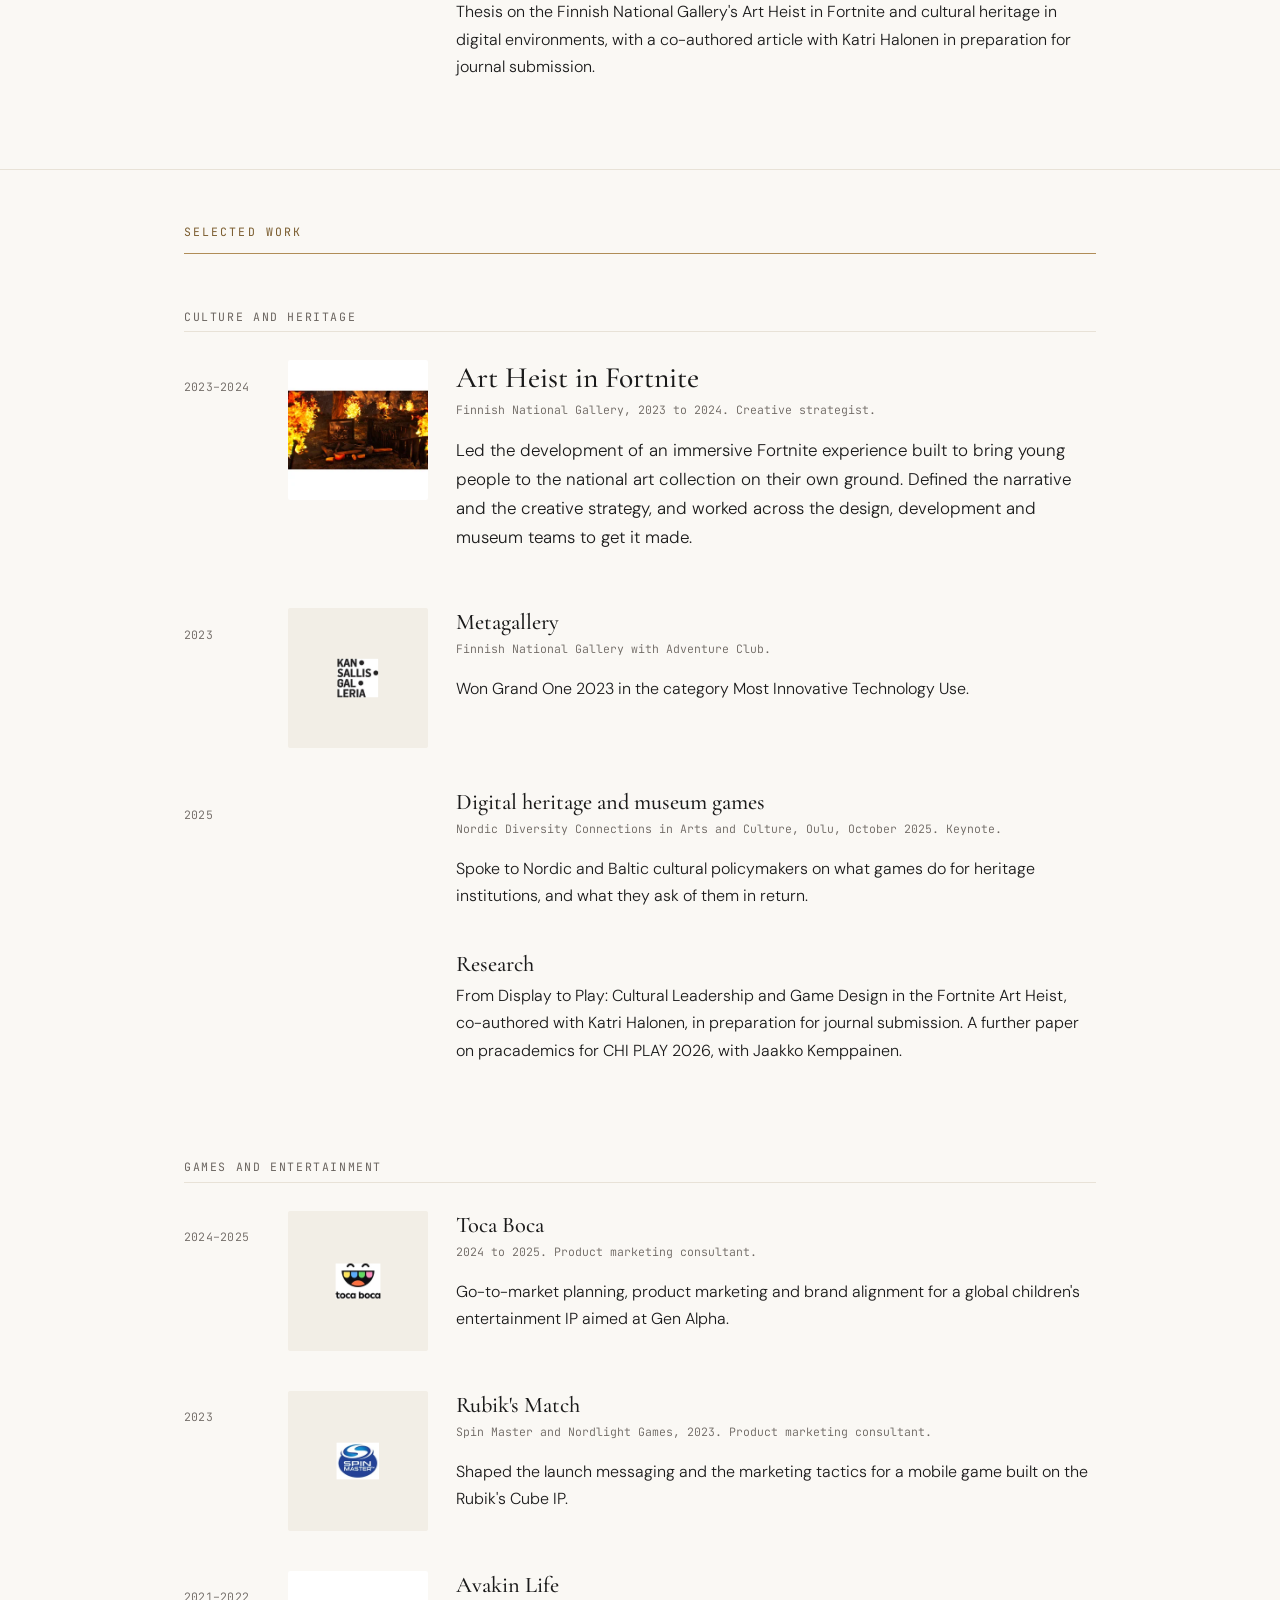
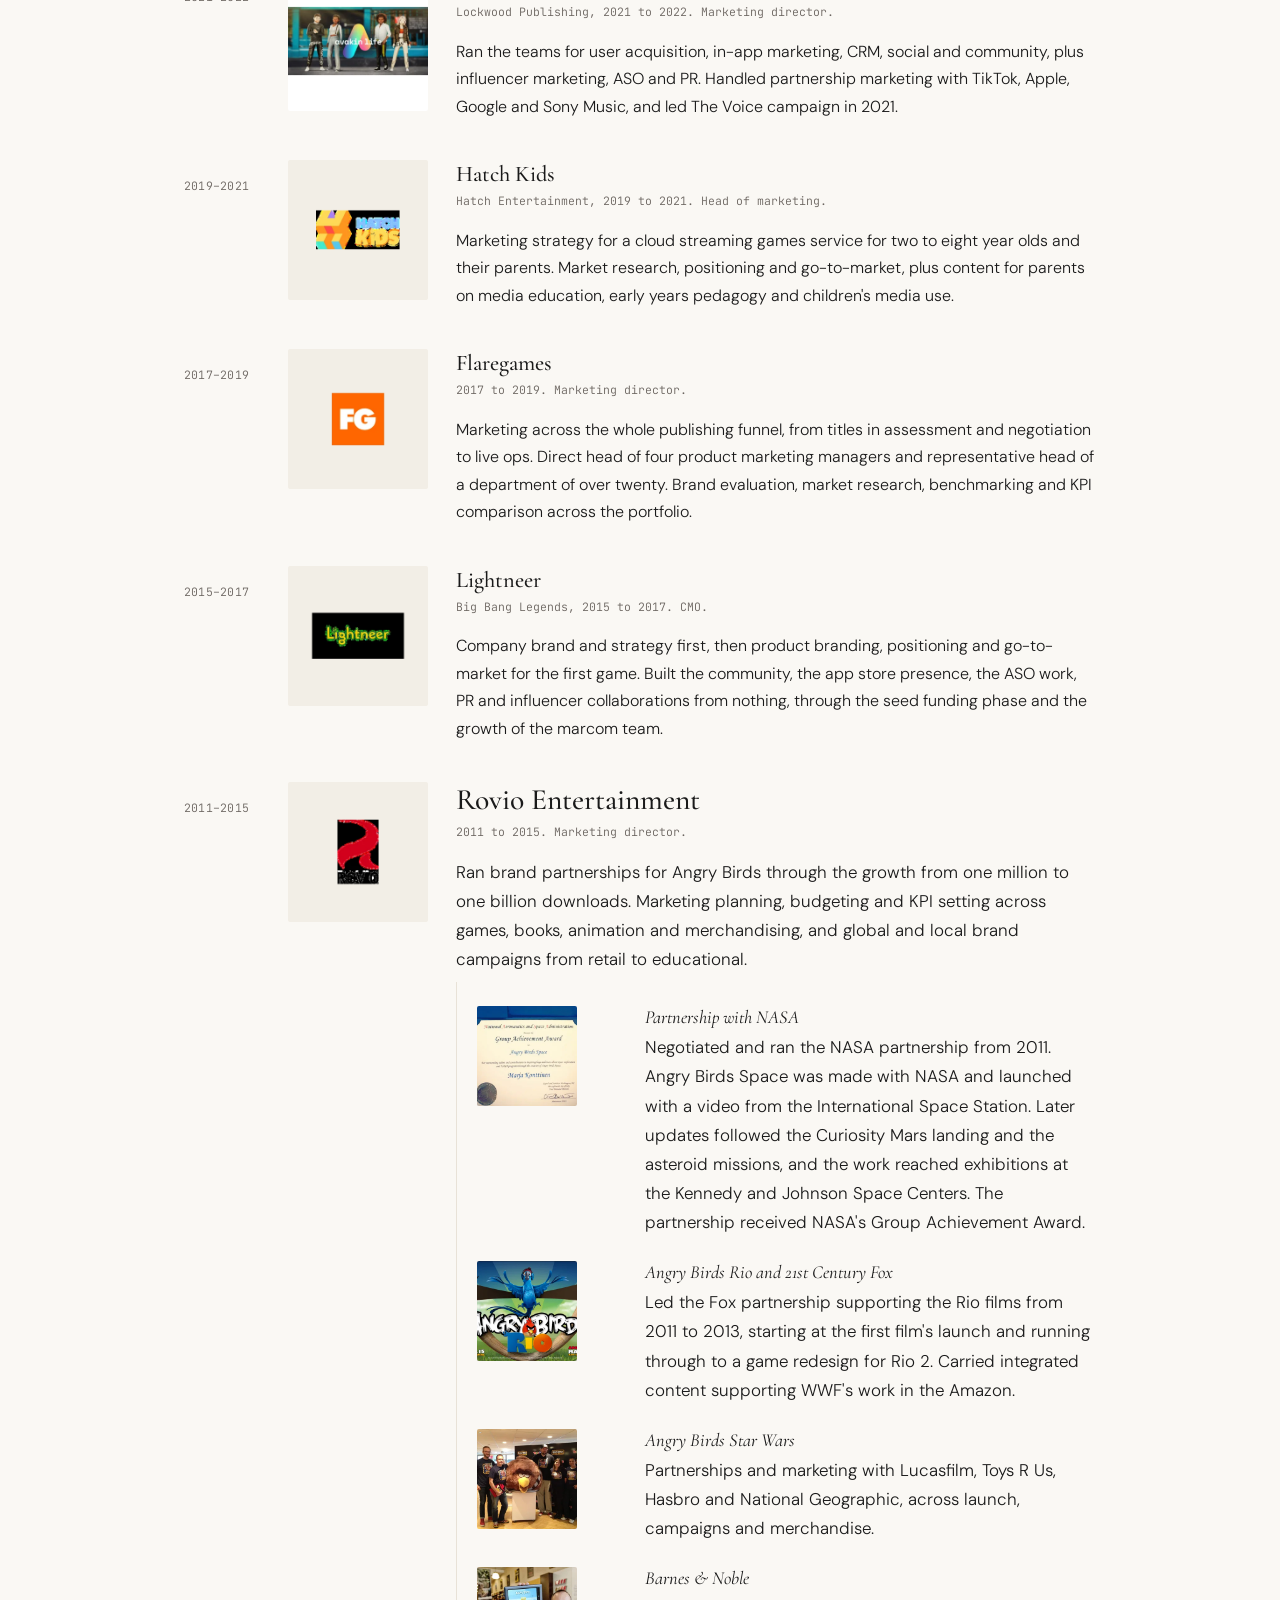
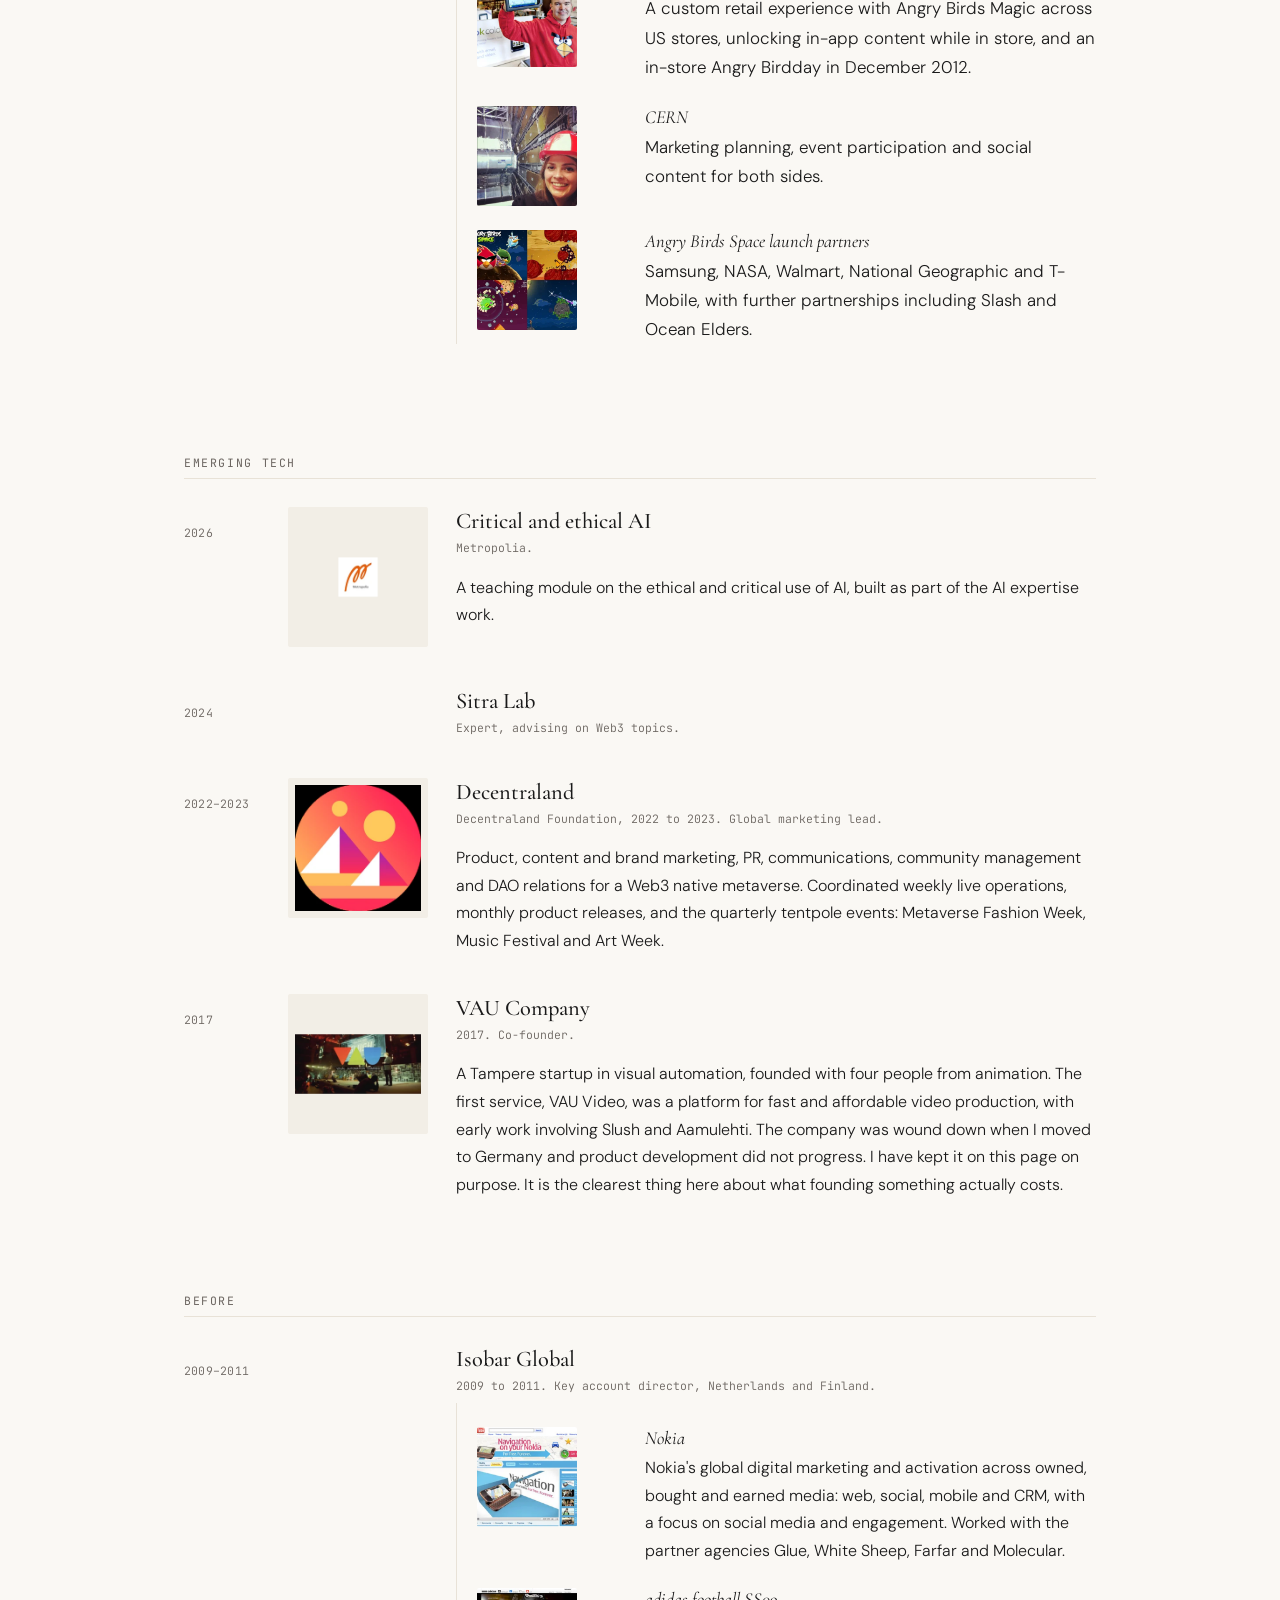
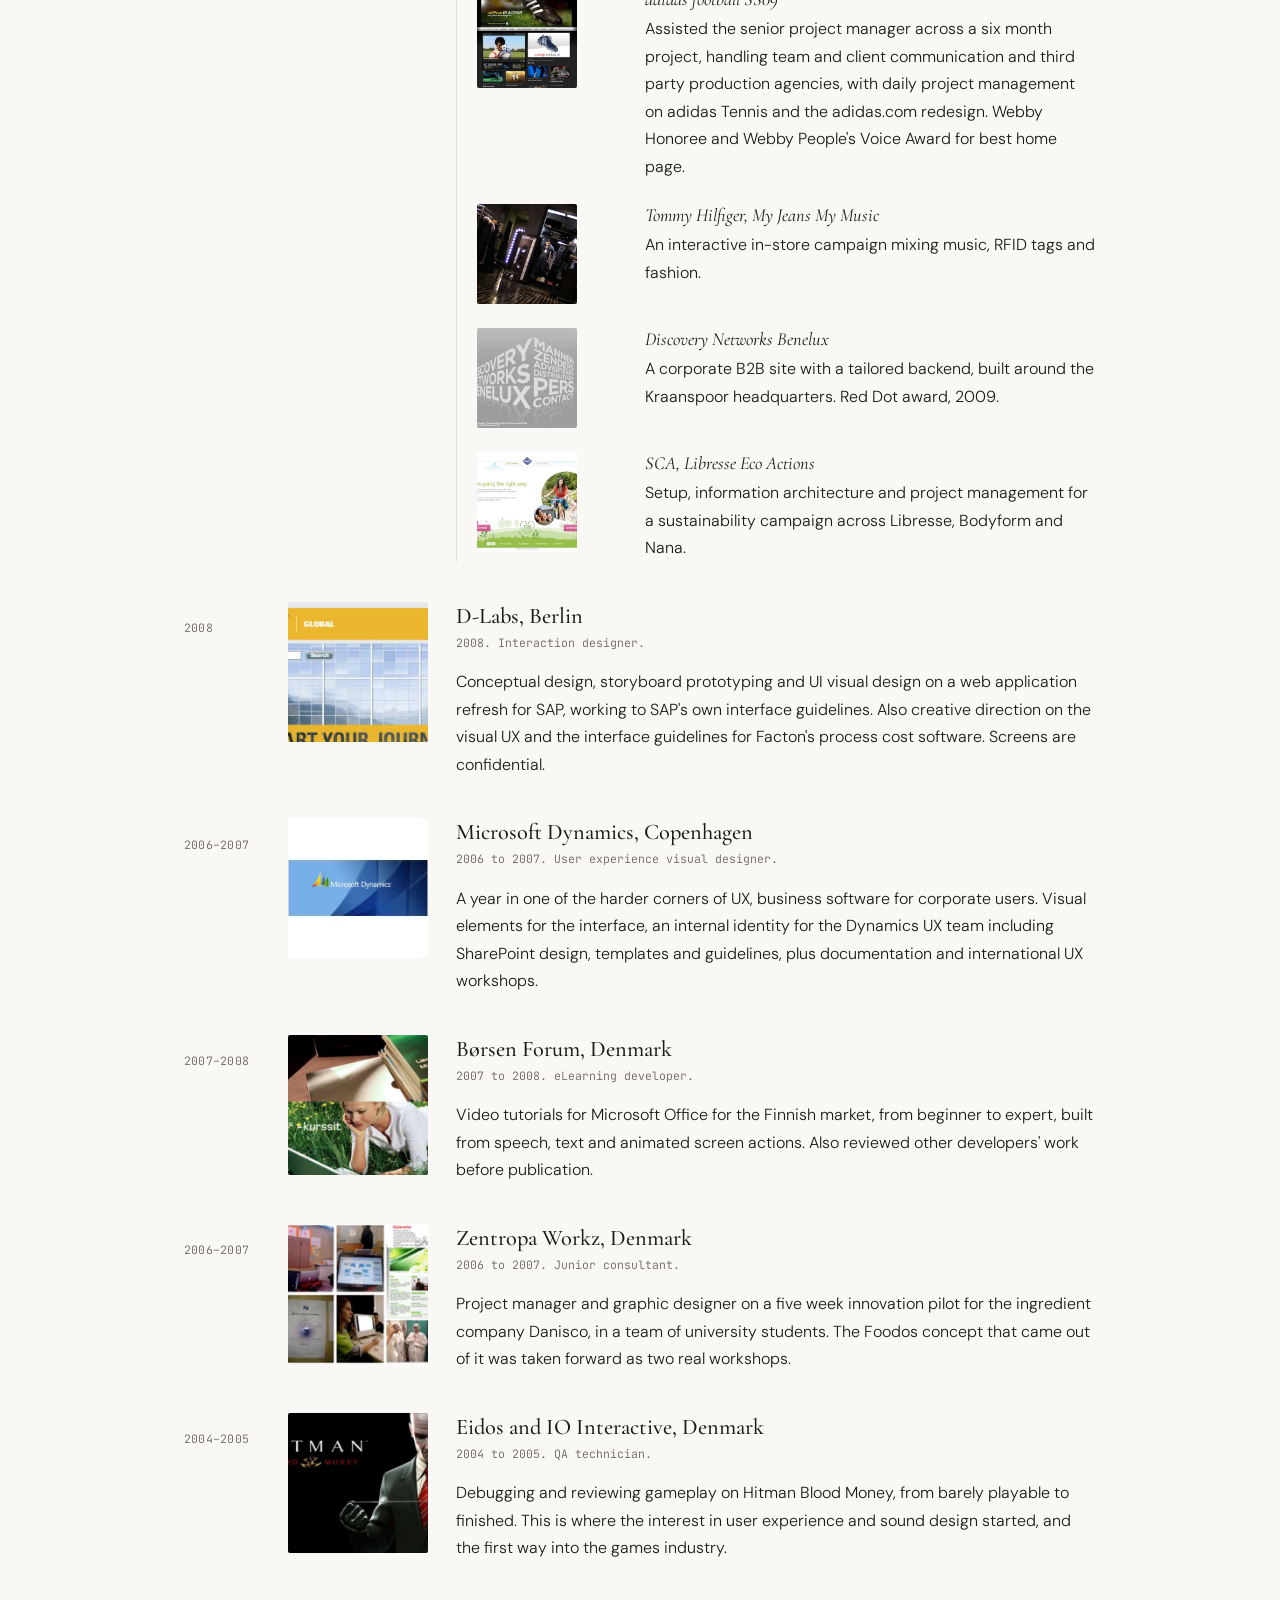
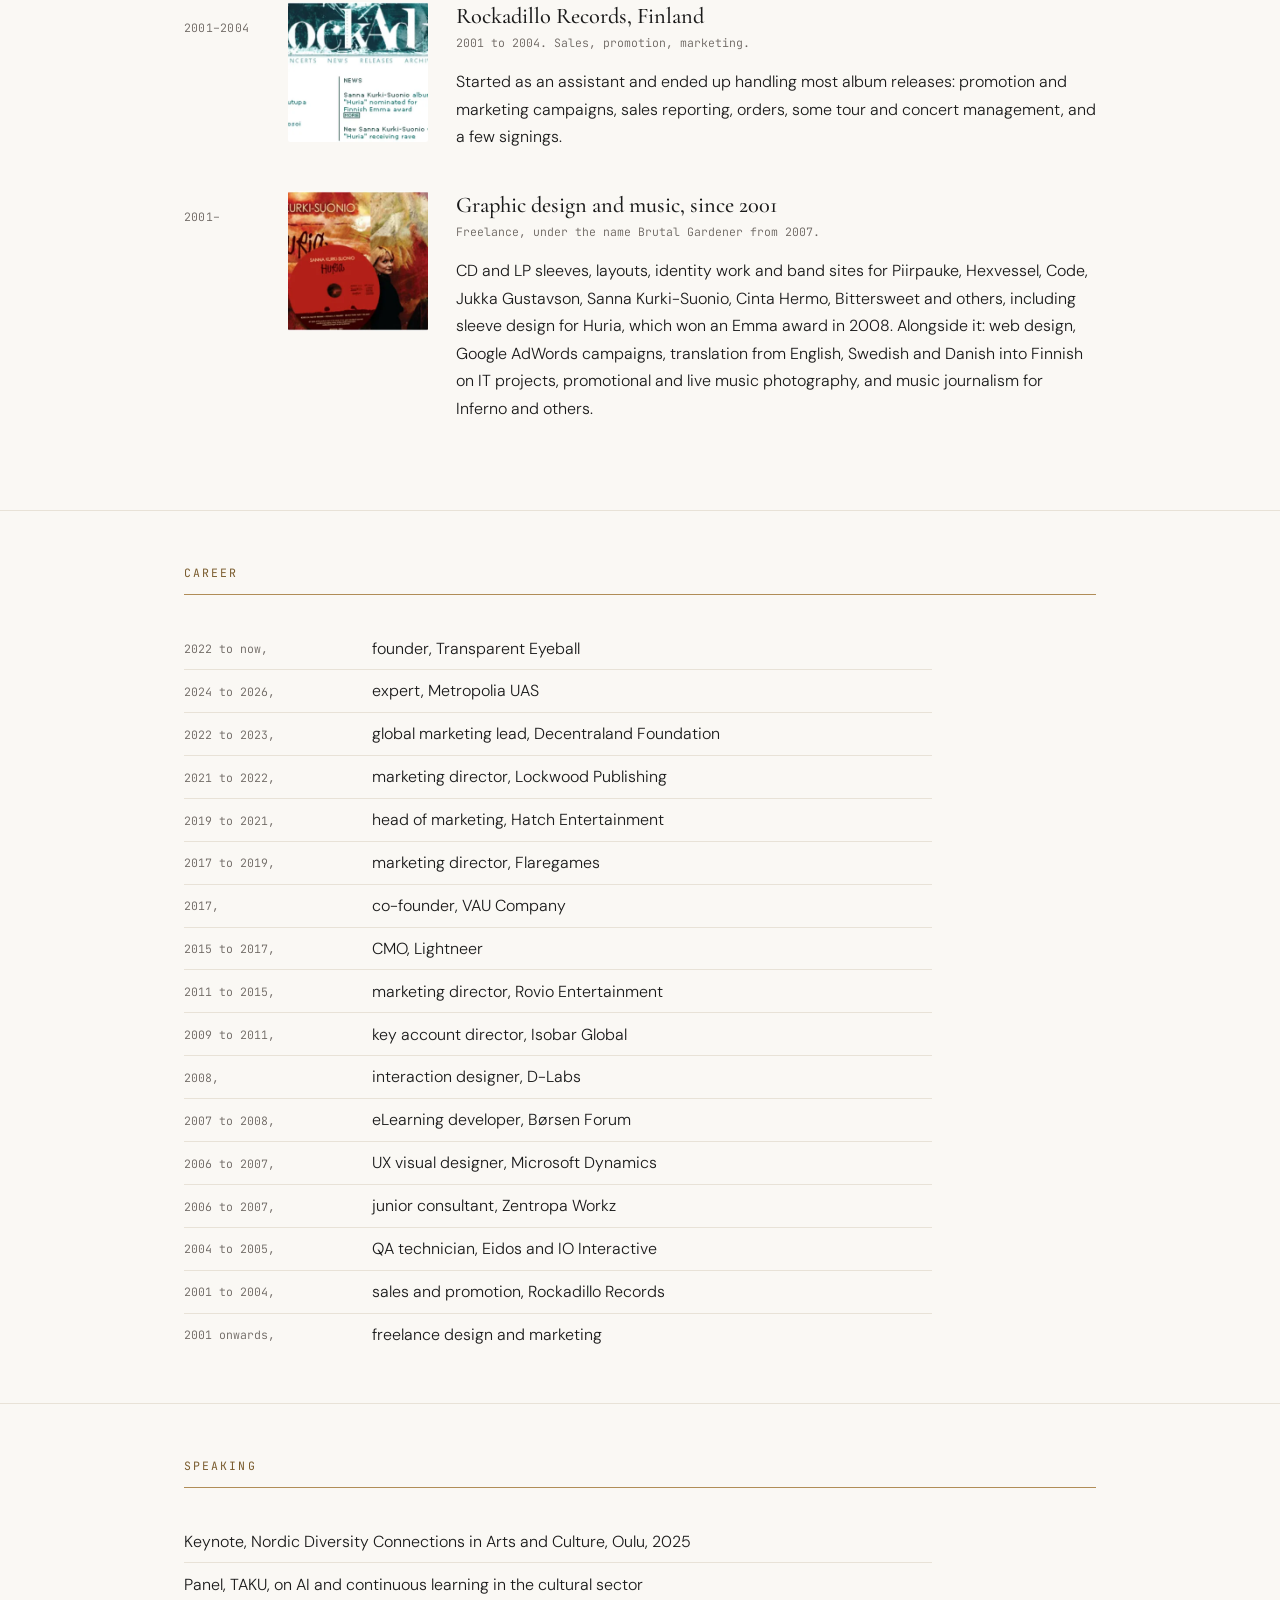
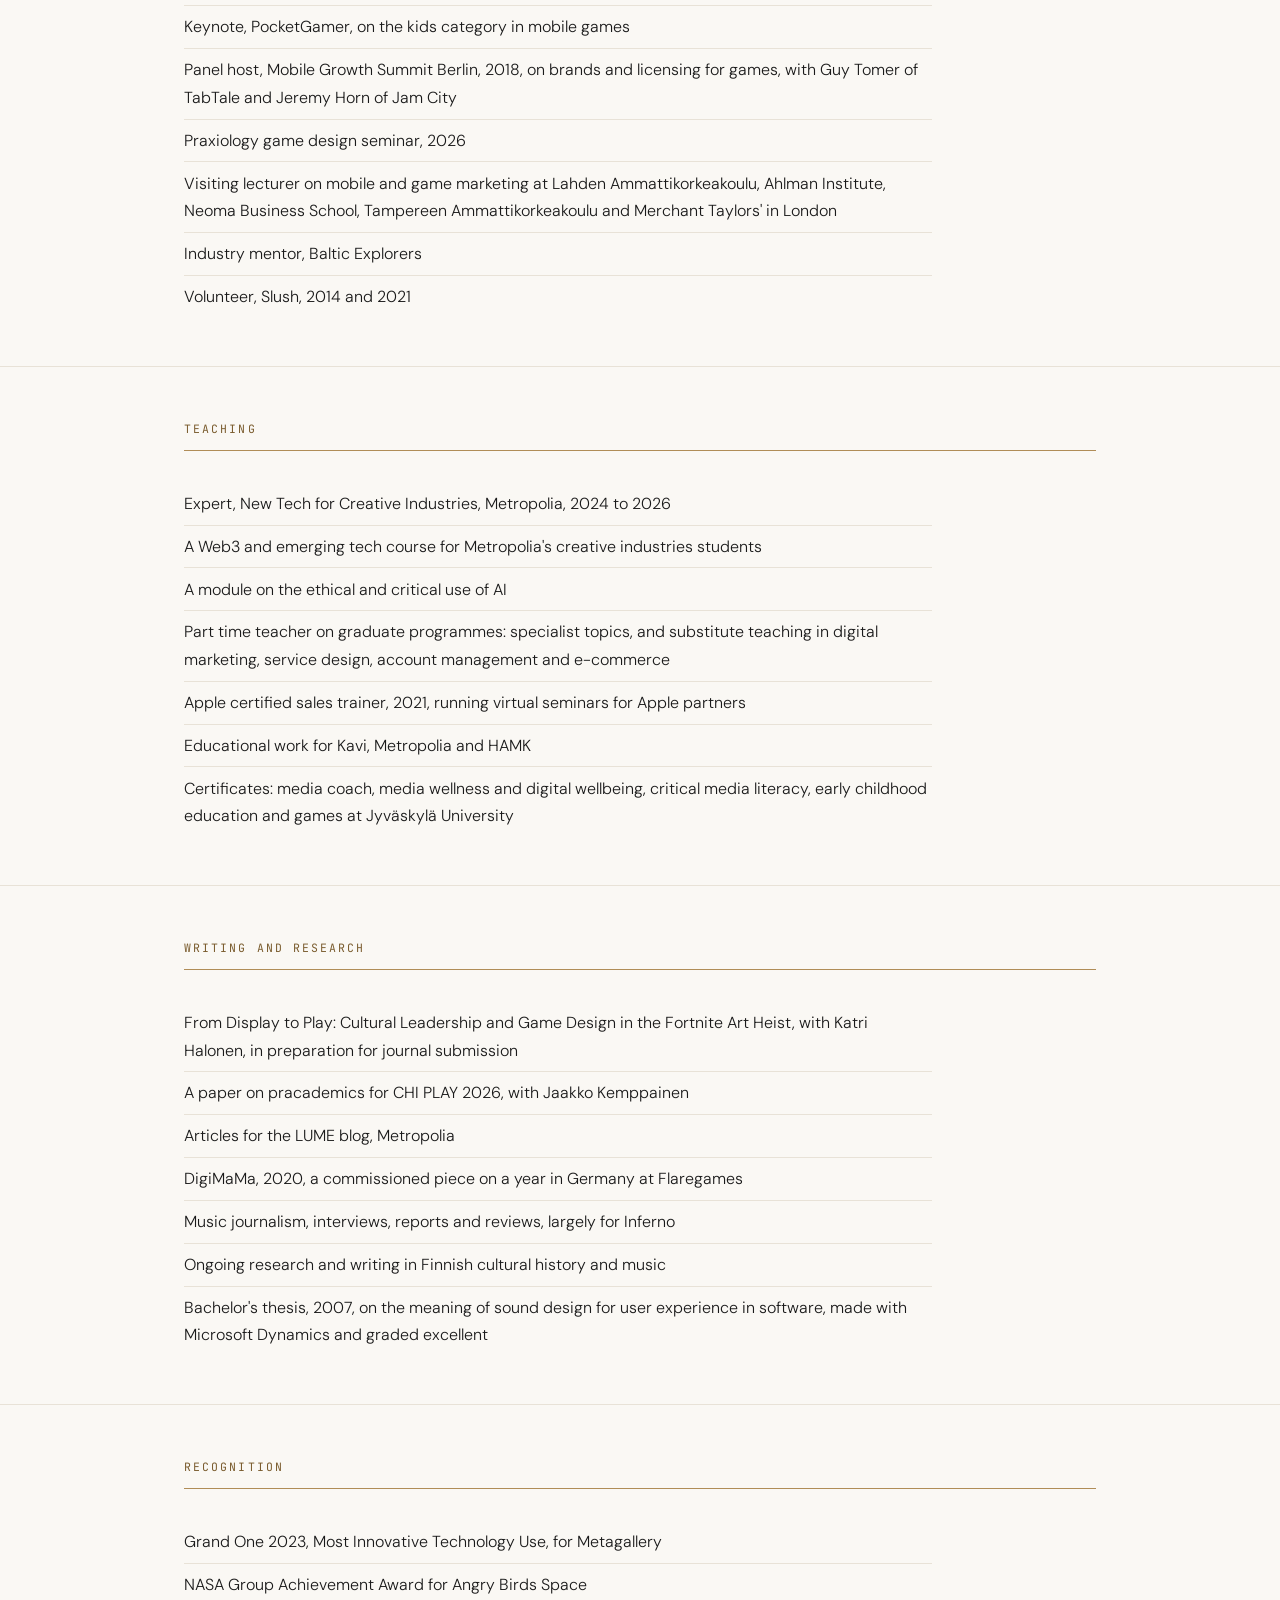
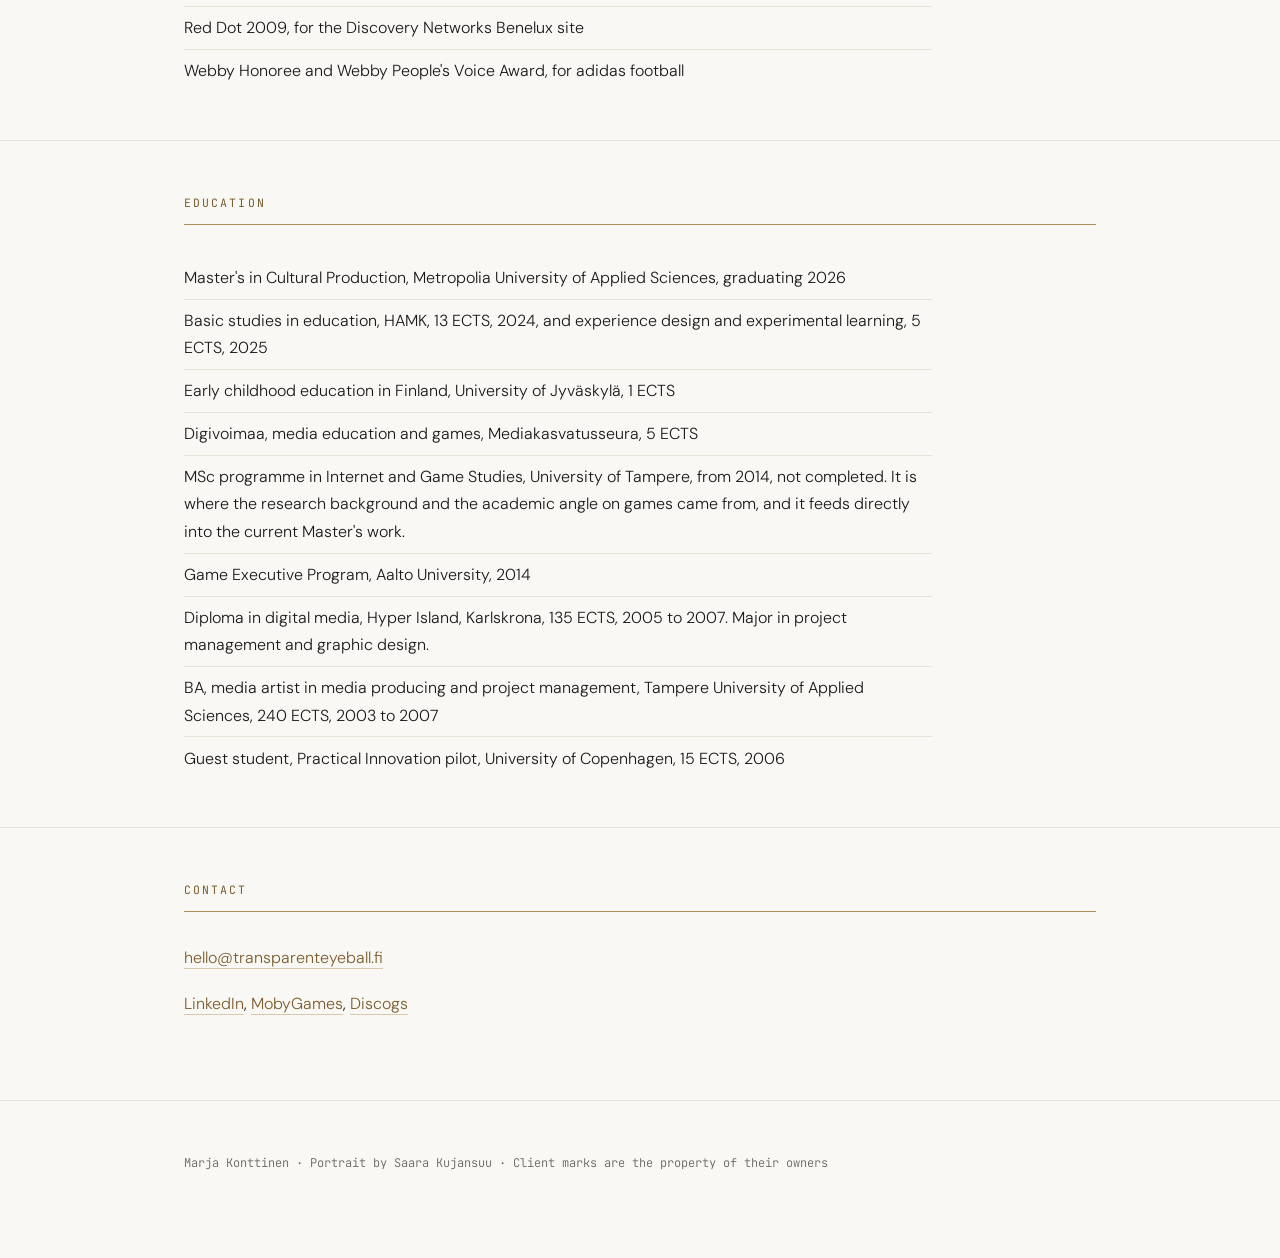
<file: portfolio/index.html>
<!DOCTYPE html>
<html lang="en">
<head>
<meta charset="UTF-8">
<meta name="viewport" content="width=device-width, initial-scale=1.0">
<title>Marja Konttinen — Portfolio</title>
<meta name="description" content="Work portfolio of Marja Konttinen: marketing for games, emerging tech and digital culture, 2001 to the present.">

<!-- Unlisted page. Remove the next line to allow search engines to index it. -->
<meta name="robots" content="noindex, nofollow">

<link rel="preconnect" href="https://fonts.googleapis.com">
<link rel="preconnect" href="https://fonts.gstatic.com" crossorigin>
<link href="https://fonts.googleapis.com/css2?family=Cormorant+Garamond:ital,wght@0,300;0,400;0,500;0,600;1,300;1,400&family=DM+Sans:opsz,wght@9..40,300;9..40,400;9..40,500&family=JetBrains+Mono:wght@300;400&display=swap" rel="stylesheet">

<style>
:root {
  --bg:        #faf8f4;
  --bg-sunk:   #f2eee6;
  --text:      #1a1a1a;
  --text-dim:  #6b6560;
  --rule:      #ddd6ca;
  --rule-soft: #e8e2d7;
  --accent:    #7a5c2e;
  --accent-rule: #b08d57;

  --font-display: 'Cormorant Garamond', Georgia, 'Times New Roman', serif;
  --font-body: 'DM Sans', -apple-system, BlinkMacSystemFont, 'Helvetica Neue', Arial, sans-serif;
  --font-mono: 'JetBrains Mono', ui-monospace, SFMono-Regular, Menlo, monospace;

  --col-year: 4.75rem;
  --col-media: 8.75rem;
  --gap: 1.75rem;
}

@media (prefers-color-scheme: dark) {
  :root {
    --bg:        #141414;
    --bg-sunk:   #1a1a1a;
    --text:      #f2ede4;
    --text-dim:  #8a817c;
    --rule:      #3a3632;
    --rule-soft: #2a2724;
    --accent:    #c39c62;
    --accent-rule: #b08d57;
  }
}

*, *::before, *::after { box-sizing: border-box; }

html { -webkit-text-size-adjust: 100%; scroll-behavior: smooth; }
@media (prefers-reduced-motion: reduce) { html { scroll-behavior: auto; } }

body {
  margin: 0;
  background: var(--bg);
  color: var(--text);
  font-family: var(--font-body);
  font-size: 1rem;
  font-weight: 300;
  line-height: 1.72;
  -webkit-font-smoothing: antialiased;
}

a { color: var(--accent); text-decoration: none; border-bottom: 1px solid rgba(176,141,87,0.45); }
a:hover { border-bottom-color: currentColor; }
a:focus-visible { outline: 2px solid var(--accent); outline-offset: 3px; border-radius: 2px; }

img { max-width: 100%; display: block; }

.skip-link {
  position: absolute; left: -9999px; top: 0;
  background: var(--bg); color: var(--accent);
  padding: 0.75rem 1.25rem; z-index: 100; border: 1px solid var(--accent);
}
.skip-link:focus { left: 0.5rem; top: 0.5rem; }

.wrap {
  max-width: 60rem;
  margin: 0 auto;
  padding: 0 1.5rem;
}

/* ===== Sticky section nav ===== */
.section-nav {
  position: sticky; top: 0; z-index: 50;
  background: color-mix(in srgb, var(--bg) 92%, transparent);
  -webkit-backdrop-filter: blur(8px);
  backdrop-filter: blur(8px);
  border-bottom: 1px solid var(--rule-soft);
}
@supports not (background: color-mix(in srgb, red 50%, transparent)) {
  .section-nav { background: var(--bg); }
}
.section-nav ul {
  list-style: none; margin: 0; padding: 0.6rem 0;
  display: flex; gap: 1.25rem;
  overflow-x: auto; scrollbar-width: none;
  font-family: var(--font-mono);
  font-size: 0.7rem; letter-spacing: 0.06em; text-transform: uppercase;
  white-space: nowrap;
}
.section-nav ul::-webkit-scrollbar { display: none; }
.section-nav a {
  color: var(--text-dim); border-bottom: 1px solid transparent;
  padding-bottom: 2px;
}
.section-nav a:hover { color: var(--text); }
.section-nav a[aria-current="true"] { color: var(--accent); border-bottom-color: var(--accent-rule); }

/* ===== Header ===== */
.page-header { padding: 4.5rem 0 3rem; }
.page-header .id { display: flex; gap: 2rem; align-items: flex-start; flex-wrap: wrap; }
.portrait { width: 8.75rem; flex: 0 0 auto; }
.portrait img {
  width: 8.75rem; height: 8.75rem; object-fit: cover;
  border-radius: 2px; background: var(--bg-sunk);
}
.portrait .credit {
  font-family: var(--font-mono); font-size: 0.62rem; color: var(--text-dim);
  margin-top: 0.55rem; line-height: 1.4; letter-spacing: 0.02em;
}
.id-text { flex: 1 1 20rem; min-width: 0; }

h1 {
  font-family: var(--font-display);
  font-weight: 400; font-size: clamp(2.4rem, 6vw, 3.4rem);
  line-height: 1.05; margin: 0 0 0.5rem; letter-spacing: -0.01em;
}
.strapline {
  font-size: 1.05rem; color: var(--text-dim);
  margin: 0 0 1.5rem; max-width: 34ch;
}
.contact-lines { font-family: var(--font-mono); font-size: 0.78rem; line-height: 2; margin: 0; }
.contact-lines li { list-style: none; }
.contact-lines { padding: 0; }

/* ===== Sections ===== */
.section { padding: 3.25rem 0 0.5rem; }
.section + .section { border-top: 1px solid var(--rule-soft); margin-top: 2.5rem; }

h2 {
  font-family: var(--font-mono);
  font-size: 0.72rem; font-weight: 400;
  letter-spacing: 0.18em; text-transform: uppercase;
  color: var(--accent); margin: 0 0 2rem;
  padding-bottom: 0.7rem;
  border-bottom: 1px solid var(--accent-rule);
}

h3 {
  font-family: var(--font-display);
  font-size: 1.65rem; font-weight: 400; line-height: 1.2;
  margin: 3rem 0 1.75rem;
}
h3.group {
  font-size: 0.72rem; font-family: var(--font-mono); font-weight: 400;
  letter-spacing: 0.14em; text-transform: uppercase; color: var(--text-dim);
  margin: 3.5rem 0 1.75rem; padding-bottom: 0.5rem;
  border-bottom: 1px solid var(--rule-soft);
}
.section > h3:first-of-type, .section > .entry:first-of-type h3 { margin-top: 0; }

.prose { max-width: 68ch; }
.prose p { margin: 0 0 1.15rem; }
.lede {
  font-family: var(--font-display);
  font-size: clamp(1.5rem, 3.4vw, 2rem); line-height: 1.3;
  font-weight: 300; margin: 0 0 1.75rem; max-width: 24ch;
}

.sr-only {
  position: absolute; width: 1px; height: 1px;
  padding: 0; margin: -1px; overflow: hidden;
  clip: rect(0 0 0 0); white-space: nowrap; border: 0;
}

/* ===== Entries ===== */
.entry {
  display: grid;
  grid-template-columns: var(--col-year) var(--col-media) minmax(0, 1fr);
  gap: 0 var(--gap);
  padding-bottom: 2.5rem;
}
.entry-year {
  font-family: var(--font-mono); font-size: 0.72rem;
  color: var(--text-dim); letter-spacing: 0.02em;
  padding-top: 0.35rem; line-height: 1.5;
}
.entry-media { grid-column: 2; }
.entry-media img {
  width: 8.75rem; height: 8.75rem; object-fit: contain;
  background: var(--bg-sunk); border-radius: 2px; padding: 0;
}
.entry-media img.fill { object-fit: cover; }
.entry-body { grid-column: 3; max-width: 68ch; }
.entry-body h4, .entry-body h5 {
  font-family: var(--font-display);
  font-weight: 500; margin: 0 0 0.25rem; line-height: 1.25;
}
.entry-body h4 { font-size: 1.4rem; }
.entry-body h5 { font-size: 1.15rem; font-style: italic; font-weight: 400; }
.entry-meta {
  font-family: var(--font-mono); font-size: 0.72rem;
  color: var(--text-dim); margin: 0 0 0.9rem; line-height: 1.6;
}
.entry-body p { margin: 0 0 1rem; }
.entry-body p:last-child { margin-bottom: 0; }

/* Entries given a little more room */
.entry--feature { padding-bottom: 3.5rem; }
.entry--feature .entry-body h4 { font-size: 1.85rem; }
.entry--feature .entry-body { font-size: 1.06rem; }

/* Sub-entries, indented under their parent */
.sub-entries {
  grid-column: 3;
  max-width: 68ch;
  margin-top: 0.5rem;
  padding-left: 1.25rem;
  border-left: 1px solid var(--rule-soft);
}
.sub-entry {
  display: grid;
  grid-template-columns: var(--col-media) minmax(0, 1fr);
  gap: 0 var(--gap);
  padding: 1.5rem 0 0;
}
.sub-entry img {
  width: 6.25rem; height: 6.25rem; object-fit: contain;
  background: var(--bg-sunk); border-radius: 2px;
}
.sub-entry img.fill { object-fit: cover; }
.sub-entry .entry-media { grid-column: 1; }
.sub-entry .entry-body { grid-column: 2; }

/* ===== Plain lists ===== */
.list { list-style: none; margin: 0; padding: 0; max-width: 68ch; }
.list li { padding: 0.45rem 0; border-bottom: 1px solid var(--rule-soft); }
.list li:last-child { border-bottom: 0; }

.list--years li {
  display: grid; grid-template-columns: 10rem minmax(0, 1fr); gap: 0 var(--gap);
}
.list--years .yr {
  font-family: var(--font-mono); font-size: 0.72rem;
  color: var(--text-dim); padding-top: 0.28rem;
}

/* ===== Footer ===== */
.page-footer {
  margin-top: 3.5rem; padding: 2.5rem 0 4.5rem;
  border-top: 1px solid var(--rule-soft);
  font-family: var(--font-mono); font-size: 0.75rem; color: var(--text-dim);
}

/* ===== Responsive ===== */
@media (max-width: 46rem) {
  :root { --col-media: 5.5rem; --gap: 1.1rem; }
  .entry { grid-template-columns: var(--col-media) minmax(0, 1fr); }
  .entry-year { grid-column: 1 / -1; padding-top: 0; padding-bottom: 0.5rem; }
  .entry-media { grid-column: 1; }
  .entry-media img { width: 5.5rem; height: 5.5rem; }
  .entry-body { grid-column: 2; }
  .sub-entries { grid-column: 1 / -1; padding-left: 0.9rem; margin-top: 1rem; }
  .sub-entry { grid-template-columns: 4.25rem minmax(0, 1fr); }
  .sub-entry img { width: 4.25rem; height: 4.25rem; }
  .list--years li { grid-template-columns: 1fr; gap: 0; }
  .list--years .yr { padding-top: 0; }
  .portrait, .portrait img { width: 6.5rem; height: auto; }
  .portrait img { height: 6.5rem; }
  .page-header { padding: 2.5rem 0 2rem; }
}

/* ===== Print ===== */
@media print {
  :root {
    --bg: #ffffff; --bg-sunk: #ffffff; --text: #000000;
    --text-dim: #444444; --rule: #999999; --rule-soft: #cccccc;
    --accent: #000000; --accent-rule: #666666;
    --col-media: 6.5rem; --gap: 1rem;
  }
  @page { margin: 16mm 14mm; }
  body { background: #fff; color: #000; font-size: 10.5pt; line-height: 1.5; }
  .section-nav, .skip-link { display: none !important; }
  .wrap { max-width: none; padding: 0; }
  a { color: #000; border-bottom: 0; }
  .entry-media img { width: 6.5rem; height: 6.5rem; }
  .sub-entry img { width: 4.5rem; height: 4.5rem; }
  .entry, .sub-entry, .list li { break-inside: avoid; page-break-inside: avoid; }
  /* The two entries with sub-entries are taller than a page; let them flow. */
  .entry--long { break-inside: auto; page-break-inside: auto; }
  h2, h3, h4, h5 { break-after: avoid; page-break-after: avoid; }
  h2 { margin-top: 1.25rem; }
  .section { padding-top: 1.5rem; }
  .section + .section { margin-top: 1rem; }
  .entry { padding-bottom: 1.25rem; }
  .entry--feature { padding-bottom: 1.5rem; }
  .page-footer { margin-top: 1.5rem; padding-bottom: 0; }
  .lede { font-size: 1.3rem; max-width: none; }
}
</style>
</head>
<body>

<a class="skip-link" href="#main">Skip to content</a>

<!-- ===== Sticky section nav ===== -->
<nav class="section-nav" aria-label="Sections">
  <div class="wrap">
    <ul>
      <li><a href="#top">Top</a></li>
      <li><a href="#intro">Intro</a></li>
      <li><a href="#now">Now</a></li>
      <li><a href="#work">Selected work</a></li>
      <li><a href="#career">Career</a></li>
      <li><a href="#speaking">Speaking</a></li>
      <li><a href="#teaching">Teaching</a></li>
      <li><a href="#writing">Writing and research</a></li>
      <li><a href="#recognition">Recognition</a></li>
      <li><a href="#education">Education</a></li>
      <li><a href="#contact">Contact</a></li>
    </ul>
  </div>
</nav>

<main id="main">

<!-- ===== 1. Header ===== -->
<header class="page-header" id="top">
  <div class="wrap">
    <div class="id">
      <div class="portrait">
        <img src="/public/assets/00-portrait.webp" width="320" height="320"
             alt="Portrait of Marja Konttinen" fetchpriority="high">
        <p class="credit">Photo: Saara Kujansuu</p>
      </div>
      <div class="id-text">
        <h1>Marja Konttinen</h1>
        <p class="strapline">Marketing for games, emerging tech and digital culture</p>
        <ul class="contact-lines">
          <li><a href="mailto:hello@transparenteyeball.fi">hello@transparenteyeball.fi</a></li>
          <li>LinkedIn: <a href="https://www.linkedin.com/in/marjakonttinen">marjakonttinen</a></li>
          <li><a href="https://www.mobygames.com/person/237558/marja-konttinen/">MobyGames</a></li>
          <li><a href="https://www.discogs.com/artist/2128080-Marja-Konttinen">Discogs</a></li>
        </ul>
      </div>
    </div>
  </div>
</header>

<!-- ===== 2. Intro ===== -->
<section class="section" id="intro" aria-labelledby="intro-h">
  <div class="wrap">
    <h2 id="intro-h" class="sr-only">Intro</h2>
    <div class="prose">
      <p class="lede">I work where games, brands and culture meet.</p>
      <p>I spent the Angry Birds growth years at Rovio running partnerships with NASA, Barnes &amp; Noble, 21st Century Fox and Samsung, then led marketing at the learning games company Lightneer, the mobile publisher Flaregames, Hatch Kids, Lockwood Publishing and the Web3 metaverse Decentraland. In 2022 I founded Transparent Eyeball, a consultancy for brand-driven games and go-to-market strategy. I led creative strategy on the Finnish National Gallery's Art Heist in Fortnite, and I am finishing a Master's in Cultural Production on cultural heritage in digital environments.</p>
      <p>This page is a record of that work, from 2001 onwards. It is here mostly so the whole arc sits in one place.</p>
    </div>
  </div>
</section>

<!-- ===== 3. Now ===== -->
<section class="section" id="now" aria-labelledby="now-h">
  <div class="wrap">
    <h2 id="now-h">Now</h2>

    <article class="entry">
      <p class="entry-year">2022&ndash;</p>
      <div class="entry-media">
        <img src="/public/assets/transparent-eyeball.webp" width="320" height="320" loading="lazy"
             alt="Transparent Eyeball logo">
      </div>
      <div class="entry-body">
        <h3>Transparent Eyeball</h3>
        <p class="entry-meta">founder and marketing consultant, since 2022</p>
        <p>Marketing strategy and go-to-market work for games, Web3 and cultural clients. Clients have included Sago Mini, Toca Boca, Nordlight Games, Decentraland, the Finnish National Gallery, Softworld, Apple, Sitra, creative agencies and XR startups.</p>
      </div>
    </article>

    <article class="entry">
      <p class="entry-year">2024&ndash;2026</p>
      <div class="entry-media">
        <img src="/public/assets/metropolia.webp" width="320" height="320" loading="lazy"
             alt="Metropolia University of Applied Sciences logo">
      </div>
      <div class="entry-body">
        <h3>Metropolia University of Applied Sciences</h3>
        <p class="entry-meta">expert, 2024 to 2026</p>
        <p>In-house expert for the New Tech for Creative Industries project.</p>
      </div>
    </article>

    <article class="entry">
      <p class="entry-year">2026</p>
      <div class="entry-media">
        <img src="/public/assets/art-heist-thumbnail.webp" width="320" height="320" loading="lazy"
             alt="Art Heist in Fortnite, Finnish National Gallery">
      </div>
      <div class="entry-body">
        <h3>Master's in Cultural Production</h3>
        <p class="entry-meta">Metropolia, graduating 2026</p>
        <p>Thesis on the Finnish National Gallery's Art Heist in Fortnite and cultural heritage in digital environments, with a co-authored article with Katri Halonen in preparation for journal submission.</p>
      </div>
    </article>
  </div>
</section>

<!-- ===== 4. Selected work ===== -->
<section class="section" id="work" aria-labelledby="work-h">
  <div class="wrap">
    <h2 id="work-h">Selected work</h2>

    <!-- Culture and heritage -->
    <h3 class="group" id="culture-and-heritage">Culture and heritage</h3>

    <article class="entry entry--feature">
      <p class="entry-year">2023&ndash;2024</p>
      <div class="entry-media">
        <img src="/public/assets/art-heist-fortnite.webp" class="fill" width="320" height="320" loading="lazy"
             alt="Art Heist in Fortnite, Finnish National Gallery">
      </div>
      <div class="entry-body">
        <h4>Art Heist in Fortnite</h4>
        <p class="entry-meta">Finnish National Gallery, 2023 to 2024. Creative strategist.</p>
        <p>Led the development of an immersive Fortnite experience built to bring young people to the national art collection on their own ground. Defined the narrative and the creative strategy, and worked across the design, development and museum teams to get it made.</p>
      </div>
    </article>

    <article class="entry">
      <p class="entry-year">2023</p>
      <div class="entry-media">
        <img src="/public/assets/kansallisgalleria.webp" width="320" height="320" loading="lazy"
             alt="Finnish National Gallery logo">
      </div>
      <div class="entry-body">
        <h4>Metagallery</h4>
        <p class="entry-meta">Finnish National Gallery with Adventure Club.</p>
        <p>Won Grand One 2023 in the category Most Innovative Technology Use.</p>
      </div>
    </article>

    <article class="entry">
      <p class="entry-year">2025</p>
      <div class="entry-media"></div>
      <div class="entry-body">
        <h4>Digital heritage and museum games</h4>
        <p class="entry-meta">Nordic Diversity Connections in Arts and Culture, Oulu, October 2025. Keynote.</p>
        <p>Spoke to Nordic and Baltic cultural policymakers on what games do for heritage institutions, and what they ask of them in return.</p>
      </div>
    </article>

    <article class="entry">
      <p class="entry-year"></p>
      <div class="entry-media"></div>
      <div class="entry-body">
        <h4>Research</h4>
        <p>From Display to Play: Cultural Leadership and Game Design in the Fortnite Art Heist, co-authored with Katri Halonen, in preparation for journal submission. A further paper on pracademics for CHI PLAY 2026, with Jaakko Kemppainen.</p>
      </div>
    </article>

    <!-- Games and entertainment -->
    <h3 class="group" id="games-and-entertainment">Games and entertainment</h3>

    <article class="entry">
      <p class="entry-year">2024&ndash;2025</p>
      <div class="entry-media">
        <img src="/public/assets/toca-boca.webp" width="320" height="320" loading="lazy"
             alt="Toca Boca logo">
      </div>
      <div class="entry-body">
        <h4>Toca Boca</h4>
        <p class="entry-meta">2024 to 2025. Product marketing consultant.</p>
        <p>Go-to-market planning, product marketing and brand alignment for a global children's entertainment IP aimed at Gen Alpha.</p>
      </div>
    </article>

    <article class="entry">
      <p class="entry-year">2023</p>
      <div class="entry-media">
        <img src="/public/assets/spin-master.webp" width="320" height="320" loading="lazy"
             alt="Spin Master logo, publisher of Rubik's Match">
      </div>
      <div class="entry-body">
        <h4>Rubik's Match</h4>
        <p class="entry-meta">Spin Master and Nordlight Games, 2023. Product marketing consultant.</p>
        <p>Shaped the launch messaging and the marketing tactics for a mobile game built on the Rubik's Cube IP.</p>
      </div>
    </article>

    <article class="entry">
      <p class="entry-year">2021&ndash;2022</p>
      <div class="entry-media">
        <img src="/public/assets/avakin-life-screen.webp" class="fill" width="320" height="320" loading="lazy"
             alt="Avakin Life, Lockwood Publishing">
      </div>
      <div class="entry-body">
        <h4>Avakin Life</h4>
        <p class="entry-meta">Lockwood Publishing, 2021 to 2022. Marketing director.</p>
        <p>Ran the teams for user acquisition, in-app marketing, CRM, social and community, plus influencer marketing, ASO and PR. Handled partnership marketing with TikTok, Apple, Google and Sony Music, and led The Voice campaign in 2021.</p>
      </div>
    </article>

    <article class="entry">
      <p class="entry-year">2019&ndash;2021</p>
      <div class="entry-media">
        <img src="/public/assets/hatch-kids-colour.webp" width="320" height="320" loading="lazy"
             alt="Hatch Kids logo, Hatch Entertainment">
      </div>
      <div class="entry-body">
        <h4>Hatch Kids</h4>
        <p class="entry-meta">Hatch Entertainment, 2019 to 2021. Head of marketing.</p>
        <p>Marketing strategy for a cloud streaming games service for two to eight year olds and their parents. Market research, positioning and go-to-market, plus content for parents on media education, early years pedagogy and children's media use.</p>
      </div>
    </article>

    <article class="entry">
      <p class="entry-year">2017&ndash;2019</p>
      <div class="entry-media">
        <img src="/public/assets/flaregames.webp" width="320" height="320" loading="lazy"
             alt="Flaregames logo">
      </div>
      <div class="entry-body">
        <h4>Flaregames</h4>
        <p class="entry-meta">2017 to 2019. Marketing director.</p>
        <p>Marketing across the whole publishing funnel, from titles in assessment and negotiation to live ops. Direct head of four product marketing managers and representative head of a department of over twenty. Brand evaluation, market research, benchmarking and KPI comparison across the portfolio.</p>
      </div>
    </article>

    <article class="entry">
      <p class="entry-year">2015&ndash;2017</p>
      <div class="entry-media">
        <img src="/public/assets/lightneer-colour.webp" width="320" height="320" loading="lazy"
             alt="Lightneer logo, maker of Big Bang Legends">
      </div>
      <div class="entry-body">
        <h4>Lightneer</h4>
        <p class="entry-meta">Big Bang Legends, 2015 to 2017. CMO.</p>
        <p>Company brand and strategy first, then product branding, positioning and go-to-market for the first game. Built the community, the app store presence, the ASO work, PR and influencer collaborations from nothing, through the seed funding phase and the growth of the marcom team.</p>
      </div>
    </article>

    <article class="entry entry--feature entry--long">
      <p class="entry-year">2011&ndash;2015</p>
      <div class="entry-media">
        <img src="/public/assets/rovio-colour.webp" width="320" height="320" loading="lazy"
             alt="Rovio Entertainment logo">
      </div>
      <div class="entry-body">
        <h4>Rovio Entertainment</h4>
        <p class="entry-meta">2011 to 2015. Marketing director.</p>
        <p>Ran brand partnerships for Angry Birds through the growth from one million to one billion downloads. Marketing planning, budgeting and KPI setting across games, books, animation and merchandising, and global and local brand campaigns from retail to educational.</p>
      </div>

      <div class="sub-entries">
        <div class="sub-entry">
          <div class="entry-media">
            <img src="/public/assets/nasa-group-award.webp" class="fill" width="320" height="320" loading="lazy"
                 alt="NASA Group Achievement Award certificate for Angry Birds Space">
          </div>
          <div class="entry-body">
            <h5>Partnership with NASA</h5>
            <p>Negotiated and ran the NASA partnership from 2011. Angry Birds Space was made with NASA and launched with a video from the International Space Station. Later updates followed the Curiosity Mars landing and the asteroid missions, and the work reached exhibitions at the Kennedy and Johnson Space Centers. The partnership received NASA's Group Achievement Award.</p>
          </div>
        </div>

        <div class="sub-entry">
          <div class="entry-media">
            <img src="/public/assets/angry-birds-rio.webp" class="fill" width="320" height="320" loading="lazy"
                 alt="Angry Birds Rio key art">
          </div>
          <div class="entry-body">
            <h5>Angry Birds Rio and 21st Century Fox</h5>
            <p>Led the Fox partnership supporting the Rio films from 2011 to 2013, starting at the first film's launch and running through to a game redesign for Rio 2. Carried integrated content supporting WWF's work in the Amazon.</p>
          </div>
        </div>

        <div class="sub-entry">
          <div class="entry-media">
            <img src="/public/assets/angry-birds-star-wars.webp" class="fill" width="320" height="320" loading="lazy"
                 alt="Angry Birds Star Wars retail merchandise">
          </div>
          <div class="entry-body">
            <h5>Angry Birds Star Wars</h5>
            <p>Partnerships and marketing with Lucasfilm, Toys R Us, Hasbro and National Geographic, across launch, campaigns and merchandise.</p>
          </div>
        </div>

        <div class="sub-entry">
          <div class="entry-media">
            <img src="/public/assets/barnes-noble.webp" class="fill" width="320" height="320" loading="lazy"
                 alt="Angry Birds Magic in-store experience at Barnes &amp; Noble">
          </div>
          <div class="entry-body">
            <h5>Barnes &amp; Noble</h5>
            <p>A custom retail experience with Angry Birds Magic across US stores, unlocking in-app content while in store, and an in-store Angry Birdday in December 2012.</p>
          </div>
        </div>

        <div class="sub-entry">
          <div class="entry-media">
            <img src="/public/assets/cern.webp" class="fill" width="320" height="320" loading="lazy"
                 alt="Angry Birds and CERN collaboration">
          </div>
          <div class="entry-body">
            <h5>CERN</h5>
            <p>Marketing planning, event participation and social content for both sides.</p>
          </div>
        </div>

        <div class="sub-entry">
          <div class="entry-media">
            <img src="/public/assets/angry-birds-space.webp" class="fill" width="320" height="320" loading="lazy"
                 alt="Angry Birds Space key art">
          </div>
          <div class="entry-body">
            <h5>Angry Birds Space launch partners</h5>
            <p>Samsung, NASA, Walmart, National Geographic and T-Mobile, with further partnerships including Slash and Ocean Elders.</p>
          </div>
        </div>
      </div>
    </article>

    <!-- Emerging tech -->
    <h3 class="group" id="emerging-tech">Emerging tech</h3>

    <article class="entry">
      <p class="entry-year">2026</p>
      <div class="entry-media">
        <img src="/public/assets/metropolia.webp" width="320" height="320" loading="lazy"
             alt="Metropolia University of Applied Sciences logo">
      </div>
      <div class="entry-body">
        <h4>Critical and ethical AI</h4>
        <p class="entry-meta">Metropolia.</p>
        <p>A teaching module on the ethical and critical use of AI, built as part of the AI expertise work.</p>
      </div>
    </article>

    <article class="entry">
      <p class="entry-year">2024</p>
      <div class="entry-media"></div>
      <div class="entry-body">
        <h4>Sitra Lab</h4>
        <p class="entry-meta">Expert, advising on Web3 topics.</p>
      </div>
    </article>

    <article class="entry">
      <p class="entry-year">2022&ndash;2023</p>
      <div class="entry-media">
        <img src="/public/assets/decentraland.webp" width="320" height="320" loading="lazy"
             alt="Decentraland logo">
      </div>
      <div class="entry-body">
        <h4>Decentraland</h4>
        <p class="entry-meta">Decentraland Foundation, 2022 to 2023. Global marketing lead.</p>
        <p>Product, content and brand marketing, PR, communications, community management and DAO relations for a Web3 native metaverse. Coordinated weekly live operations, monthly product releases, and the quarterly tentpole events: Metaverse Fashion Week, Music Festival and Art Week.</p>
      </div>
    </article>

    <article class="entry">
      <p class="entry-year">2017</p>
      <div class="entry-media">
        <img src="/public/assets/vau-company.webp" width="320" height="320" loading="lazy"
             alt="VAU Company logo">
      </div>
      <div class="entry-body">
        <h4>VAU Company</h4>
        <p class="entry-meta">2017. Co-founder.</p>
        <p>A Tampere startup in visual automation, founded with four people from animation. The first service, VAU Video, was a platform for fast and affordable video production, with early work involving Slush and Aamulehti. The company was wound down when I moved to Germany and product development did not progress. I have kept it on this page on purpose. It is the clearest thing here about what founding something actually costs.</p>
      </div>
    </article>

    <!-- Before -->
    <h3 class="group" id="before">Before</h3>

    <article class="entry entry--long">
      <p class="entry-year">2009&ndash;2011</p>
      <div class="entry-media"></div>
      <div class="entry-body">
        <h4>Isobar Global</h4>
        <p class="entry-meta">2009 to 2011. Key account director, Netherlands and Finland.</p>
      </div>

      <div class="sub-entries">
        <div class="sub-entry">
          <div class="entry-media">
            <img src="/public/assets/nokia.webp" class="fill" width="320" height="320" loading="lazy"
                 alt="Nokia campaign work at Isobar">
          </div>
          <div class="entry-body">
            <h5>Nokia</h5>
            <p>Nokia's global digital marketing and activation across owned, bought and earned media: web, social, mobile and CRM, with a focus on social media and engagement. Worked with the partner agencies Glue, White Sheep, Farfar and Molecular.</p>
          </div>
        </div>

        <div class="sub-entry">
          <div class="entry-media">
            <img src="/public/assets/adidas-football.webp" class="fill" width="320" height="320" loading="lazy"
                 alt="adidas football campaign work at Isobar">
          </div>
          <div class="entry-body">
            <h5>adidas football SS09</h5>
            <p>Assisted the senior project manager across a six month project, handling team and client communication and third party production agencies, with daily project management on adidas Tennis and the adidas.com redesign. Webby Honoree and Webby People's Voice Award for best home page.</p>
          </div>
        </div>

        <div class="sub-entry">
          <div class="entry-media">
            <img src="/public/assets/tommy-hilfiger.webp" class="fill" width="320" height="320" loading="lazy"
                 alt="Tommy Hilfiger My Jeans My Music campaign">
          </div>
          <div class="entry-body">
            <h5>Tommy Hilfiger, My Jeans My Music</h5>
            <p>An interactive in-store campaign mixing music, RFID tags and fashion.</p>
          </div>
        </div>

        <div class="sub-entry">
          <div class="entry-media">
            <img src="/public/assets/discovery-networks.webp" class="fill" width="320" height="320" loading="lazy"
                 alt="Discovery Networks Benelux corporate site">
          </div>
          <div class="entry-body">
            <h5>Discovery Networks Benelux</h5>
            <p>A corporate B2B site with a tailored backend, built around the Kraanspoor headquarters. Red Dot award, 2009.</p>
          </div>
        </div>

        <div class="sub-entry">
          <div class="entry-media">
            <img src="/public/assets/sca-libresse.webp" class="fill" width="320" height="320" loading="lazy"
                 alt="SCA Libresse Eco Actions campaign">
          </div>
          <div class="entry-body">
            <h5>SCA, Libresse Eco Actions</h5>
            <p>Setup, information architecture and project management for a sustainability campaign across Libresse, Bodyform and Nana.</p>
          </div>
        </div>
      </div>
    </article>

    <article class="entry">
      <p class="entry-year">2008</p>
      <div class="entry-media">
        <img src="/public/assets/sap-dlabs.webp" width="320" height="320" loading="lazy"
             alt="SAP logo, client of D-Labs Berlin">
      </div>
      <div class="entry-body">
        <h4>D-Labs, Berlin</h4>
        <p class="entry-meta">2008. Interaction designer.</p>
        <p>Conceptual design, storyboard prototyping and UI visual design on a web application refresh for SAP, working to SAP's own interface guidelines. Also creative direction on the visual UX and the interface guidelines for Facton's process cost software. Screens are confidential.</p>
      </div>
    </article>

    <article class="entry">
      <p class="entry-year">2006&ndash;2007</p>
      <div class="entry-media">
        <img src="/public/assets/microsoft-dynamics.webp" width="320" height="320" loading="lazy"
             alt="Microsoft Dynamics logo">
      </div>
      <div class="entry-body">
        <h4>Microsoft Dynamics, Copenhagen</h4>
        <p class="entry-meta">2006 to 2007. User experience visual designer.</p>
        <p>A year in one of the harder corners of UX, business software for corporate users. Visual elements for the interface, an internal identity for the Dynamics UX team including SharePoint design, templates and guidelines, plus documentation and international UX workshops.</p>
      </div>
    </article>

    <article class="entry">
      <p class="entry-year">2007&ndash;2008</p>
      <div class="entry-media">
        <img src="/public/assets/borsen-elearning.webp" class="fill" width="320" height="320" loading="lazy"
             alt="B&oslash;rsen Forum eLearning tutorials">
      </div>
      <div class="entry-body">
        <h4>Børsen Forum, Denmark</h4>
        <p class="entry-meta">2007 to 2008. eLearning developer.</p>
        <p>Video tutorials for Microsoft Office for the Finnish market, from beginner to expert, built from speech, text and animated screen actions. Also reviewed other developers' work before publication.</p>
      </div>
    </article>

    <article class="entry">
      <p class="entry-year">2006&ndash;2007</p>
      <div class="entry-media">
        <img src="/public/assets/zentropa-foodos.webp" class="fill" width="320" height="320" loading="lazy"
             alt="Foodos concept, Zentropa Workz innovation pilot for Danisco">
      </div>
      <div class="entry-body">
        <h4>Zentropa Workz, Denmark</h4>
        <p class="entry-meta">2006 to 2007. Junior consultant.</p>
        <p>Project manager and graphic designer on a five week innovation pilot for the ingredient company Danisco, in a team of university students. The Foodos concept that came out of it was taken forward as two real workshops.</p>
      </div>
    </article>

    <article class="entry">
      <p class="entry-year">2004&ndash;2005</p>
      <div class="entry-media">
        <img src="/public/assets/hitman-blood-money.webp" class="fill" width="320" height="320" loading="lazy"
             alt="Hitman Blood Money, Eidos and IO Interactive">
      </div>
      <div class="entry-body">
        <h4>Eidos and IO Interactive, Denmark</h4>
        <p class="entry-meta">2004 to 2005. QA technician.</p>
        <p>Debugging and reviewing gameplay on Hitman Blood Money, from barely playable to finished. This is where the interest in user experience and sound design started, and the first way into the games industry.</p>
      </div>
    </article>

    <article class="entry">
      <p class="entry-year">2001&ndash;2004</p>
      <div class="entry-media">
        <img src="/public/assets/rockadillo-records.webp" class="fill" width="320" height="320" loading="lazy"
             alt="Rockadillo Records">
      </div>
      <div class="entry-body">
        <h4>Rockadillo Records, Finland</h4>
        <p class="entry-meta">2001 to 2004. Sales, promotion, marketing.</p>
        <p>Started as an assistant and ended up handling most album releases: promotion and marketing campaigns, sales reporting, orders, some tour and concert management, and a few signings.</p>
      </div>
    </article>

    <article class="entry">
      <p class="entry-year">2001&ndash;</p>
      <div class="entry-media">
        <img src="/public/assets/music-graphics-huria.webp" class="fill" width="320" height="320" loading="lazy"
             alt="Sleeve design for Huria, winner of an Emma award in 2008">
      </div>
      <div class="entry-body">
        <h4>Graphic design and music, since 2001</h4>
        <p class="entry-meta">Freelance, under the name Brutal Gardener from 2007.</p>
        <p>CD and LP sleeves, layouts, identity work and band sites for Piirpauke, Hexvessel, Code, Jukka Gustavson, Sanna Kurki-Suonio, Cinta Hermo, Bittersweet and others, including sleeve design for Huria, which won an Emma award in 2008. Alongside it: web design, Google AdWords campaigns, translation from English, Swedish and Danish into Finnish on IT projects, promotional and live music photography, and music journalism for Inferno and others.</p>
      </div>
    </article>
  </div>
</section>

<!-- ===== 5. Career ===== -->
<section class="section" id="career" aria-labelledby="career-h">
  <div class="wrap">
    <h2 id="career-h">Career</h2>
    <ul class="list list--years">
      <li><span class="yr">2022 to now,</span> <span>founder, Transparent Eyeball</span></li>
      <li><span class="yr">2024 to 2026,</span> <span>expert, Metropolia UAS</span></li>
      <li><span class="yr">2022 to 2023,</span> <span>global marketing lead, Decentraland Foundation</span></li>
      <li><span class="yr">2021 to 2022,</span> <span>marketing director, Lockwood Publishing</span></li>
      <li><span class="yr">2019 to 2021,</span> <span>head of marketing, Hatch Entertainment</span></li>
      <li><span class="yr">2017 to 2019,</span> <span>marketing director, Flaregames</span></li>
      <li><span class="yr">2017,</span> <span>co-founder, VAU Company</span></li>
      <li><span class="yr">2015 to 2017,</span> <span>CMO, Lightneer</span></li>
      <li><span class="yr">2011 to 2015,</span> <span>marketing director, Rovio Entertainment</span></li>
      <li><span class="yr">2009 to 2011,</span> <span>key account director, Isobar Global</span></li>
      <li><span class="yr">2008,</span> <span>interaction designer, D-Labs</span></li>
      <li><span class="yr">2007 to 2008,</span> <span>eLearning developer, Børsen Forum</span></li>
      <li><span class="yr">2006 to 2007,</span> <span>UX visual designer, Microsoft Dynamics</span></li>
      <li><span class="yr">2006 to 2007,</span> <span>junior consultant, Zentropa Workz</span></li>
      <li><span class="yr">2004 to 2005,</span> <span>QA technician, Eidos and IO Interactive</span></li>
      <li><span class="yr">2001 to 2004,</span> <span>sales and promotion, Rockadillo Records</span></li>
      <li><span class="yr">2001 onwards,</span> <span>freelance design and marketing</span></li>
    </ul>
  </div>
</section>

<!-- ===== 6. Speaking ===== -->
<section class="section" id="speaking" aria-labelledby="speaking-h">
  <div class="wrap">
    <h2 id="speaking-h">Speaking</h2>
    <ul class="list">
      <li>Keynote, Nordic Diversity Connections in Arts and Culture, Oulu, 2025</li>
      <li>Panel, TAKU, on AI and continuous learning in the cultural sector</li>
      <li>Keynote, PocketGamer, on the kids category in mobile games</li>
      <li>Panel host, Mobile Growth Summit Berlin, 2018, on brands and licensing for games, with Guy Tomer of TabTale and Jeremy Horn of Jam City</li>
      <li>Praxiology game design seminar, 2026</li>
      <li>Visiting lecturer on mobile and game marketing at Lahden Ammattikorkeakoulu, Ahlman Institute, Neoma Business School, Tampereen Ammattikorkeakoulu and Merchant Taylors' in London</li>
      <li>Industry mentor, Baltic Explorers</li>
      <li>Volunteer, Slush, 2014 and 2021</li>
    </ul>
  </div>
</section>

<!-- ===== 7. Teaching ===== -->
<section class="section" id="teaching" aria-labelledby="teaching-h">
  <div class="wrap">
    <h2 id="teaching-h">Teaching</h2>
    <ul class="list">
      <li>Expert, New Tech for Creative Industries, Metropolia, 2024 to 2026</li>
      <li>A Web3 and emerging tech course for Metropolia's creative industries students</li>
      <li>A module on the ethical and critical use of AI</li>
      <li>Part time teacher on graduate programmes: specialist topics, and substitute teaching in digital marketing, service design, account management and e-commerce</li>
      <li>Apple certified sales trainer, 2021, running virtual seminars for Apple partners</li>
      <li>Educational work for Kavi, Metropolia and HAMK</li>
      <li>Certificates: media coach, media wellness and digital wellbeing, critical media literacy, early childhood education and games at Jyväskylä University</li>
    </ul>
  </div>
</section>

<!-- ===== 8. Writing and research ===== -->
<section class="section" id="writing" aria-labelledby="writing-h">
  <div class="wrap">
    <h2 id="writing-h">Writing and research</h2>
    <ul class="list">
      <li>From Display to Play: Cultural Leadership and Game Design in the Fortnite Art Heist, with Katri Halonen, in preparation for journal submission</li>
      <li>A paper on pracademics for CHI PLAY 2026, with Jaakko Kemppainen</li>
      <li>Articles for the LUME blog, Metropolia</li>
      <li>DigiMaMa, 2020, a commissioned piece on a year in Germany at Flaregames</li>
      <li>Music journalism, interviews, reports and reviews, largely for Inferno</li>
      <li>Ongoing research and writing in Finnish cultural history and music</li>
      <li>Bachelor's thesis, 2007, on the meaning of sound design for user experience in software, made with Microsoft Dynamics and graded excellent</li>
    </ul>
  </div>
</section>

<!-- ===== 9. Recognition ===== -->
<section class="section" id="recognition" aria-labelledby="recognition-h">
  <div class="wrap">
    <h2 id="recognition-h">Recognition</h2>
    <ul class="list">
      <li>Grand One 2023, Most Innovative Technology Use, for Metagallery</li>
      <li>NASA Group Achievement Award for Angry Birds Space</li>
      <li>Red Dot 2009, for the Discovery Networks Benelux site</li>
      <li>Webby Honoree and Webby People's Voice Award, for adidas football</li>
    </ul>
  </div>
</section>

<!-- ===== 10. Education ===== -->
<section class="section" id="education" aria-labelledby="education-h">
  <div class="wrap">
    <h2 id="education-h">Education</h2>
    <ul class="list">
      <li>Master's in Cultural Production, Metropolia University of Applied Sciences, graduating 2026</li>
      <li>Basic studies in education, HAMK, 13 ECTS, 2024, and experience design and experimental learning, 5 ECTS, 2025</li>
      <li>Early childhood education in Finland, University of Jyväskylä, 1 ECTS</li>
      <li>Digivoimaa, media education and games, Mediakasvatusseura, 5 ECTS</li>
      <li>MSc programme in Internet and Game Studies, University of Tampere, from 2014, not completed. It is where the research background and the academic angle on games came from, and it feeds directly into the current Master's work.</li>
      <li>Game Executive Program, Aalto University, 2014</li>
      <li>Diploma in digital media, Hyper Island, Karlskrona, 135 ECTS, 2005 to 2007. Major in project management and graphic design.</li>
      <li>BA, media artist in media producing and project management, Tampere University of Applied Sciences, 240 ECTS, 2003 to 2007</li>
      <li>Guest student, Practical Innovation pilot, University of Copenhagen, 15 ECTS, 2006</li>
    </ul>
  </div>
</section>

<!-- ===== 11. Contact ===== -->
<section class="section" id="contact" aria-labelledby="contact-h">
  <div class="wrap">
    <h2 id="contact-h">Contact</h2>
    <div class="prose">
      <p><a href="mailto:hello@transparenteyeball.fi">hello@transparenteyeball.fi</a></p>
      <p><a href="https://www.linkedin.com/in/marjakonttinen">LinkedIn</a>, <a href="https://www.mobygames.com/person/237558/marja-konttinen/">MobyGames</a>, <a href="https://www.discogs.com/artist/2128080-Marja-Konttinen">Discogs</a></p>
    </div>
  </div>
</section>

</main>

<footer class="page-footer">
  <div class="wrap">
    <p>Marja Konttinen &middot; Portrait by Saara Kujansuu &middot; Client marks are the property of their owners</p>
  </div>
</footer>

<script>
/* Progressive enhancement only: highlights the current section in the nav.
   The page is complete and navigable with JavaScript disabled. */
(function () {
  if (!('IntersectionObserver' in window)) return;

  var links = Array.prototype.slice.call(
    document.querySelectorAll('.section-nav a[href^="#"]')
  );
  if (!links.length) return;

  var byId = {};
  var targets = [];

  links.forEach(function (link) {
    var id = link.getAttribute('href').slice(1);
    var el = document.getElementById(id);
    if (!el) return;
    byId[id] = link;
    targets.push(el);
  });

  var current = null;

  function setCurrent(id) {
    if (current === id) return;
    if (current && byId[current]) byId[current].removeAttribute('aria-current');
    current = id;
    if (byId[id]) byId[id].setAttribute('aria-current', 'true');
  }

  var visible = {};

  var observer = new IntersectionObserver(function (entries) {
    entries.forEach(function (entry) {
      visible[entry.target.id] = entry.isIntersecting;
    });
    for (var i = 0; i < targets.length; i++) {
      if (visible[targets[i].id]) { setCurrent(targets[i].id); return; }
    }
  }, { rootMargin: '-15% 0px -70% 0px', threshold: 0 });

  targets.forEach(function (el) { observer.observe(el); });
})();
</script>

</body>
</html>
</file>
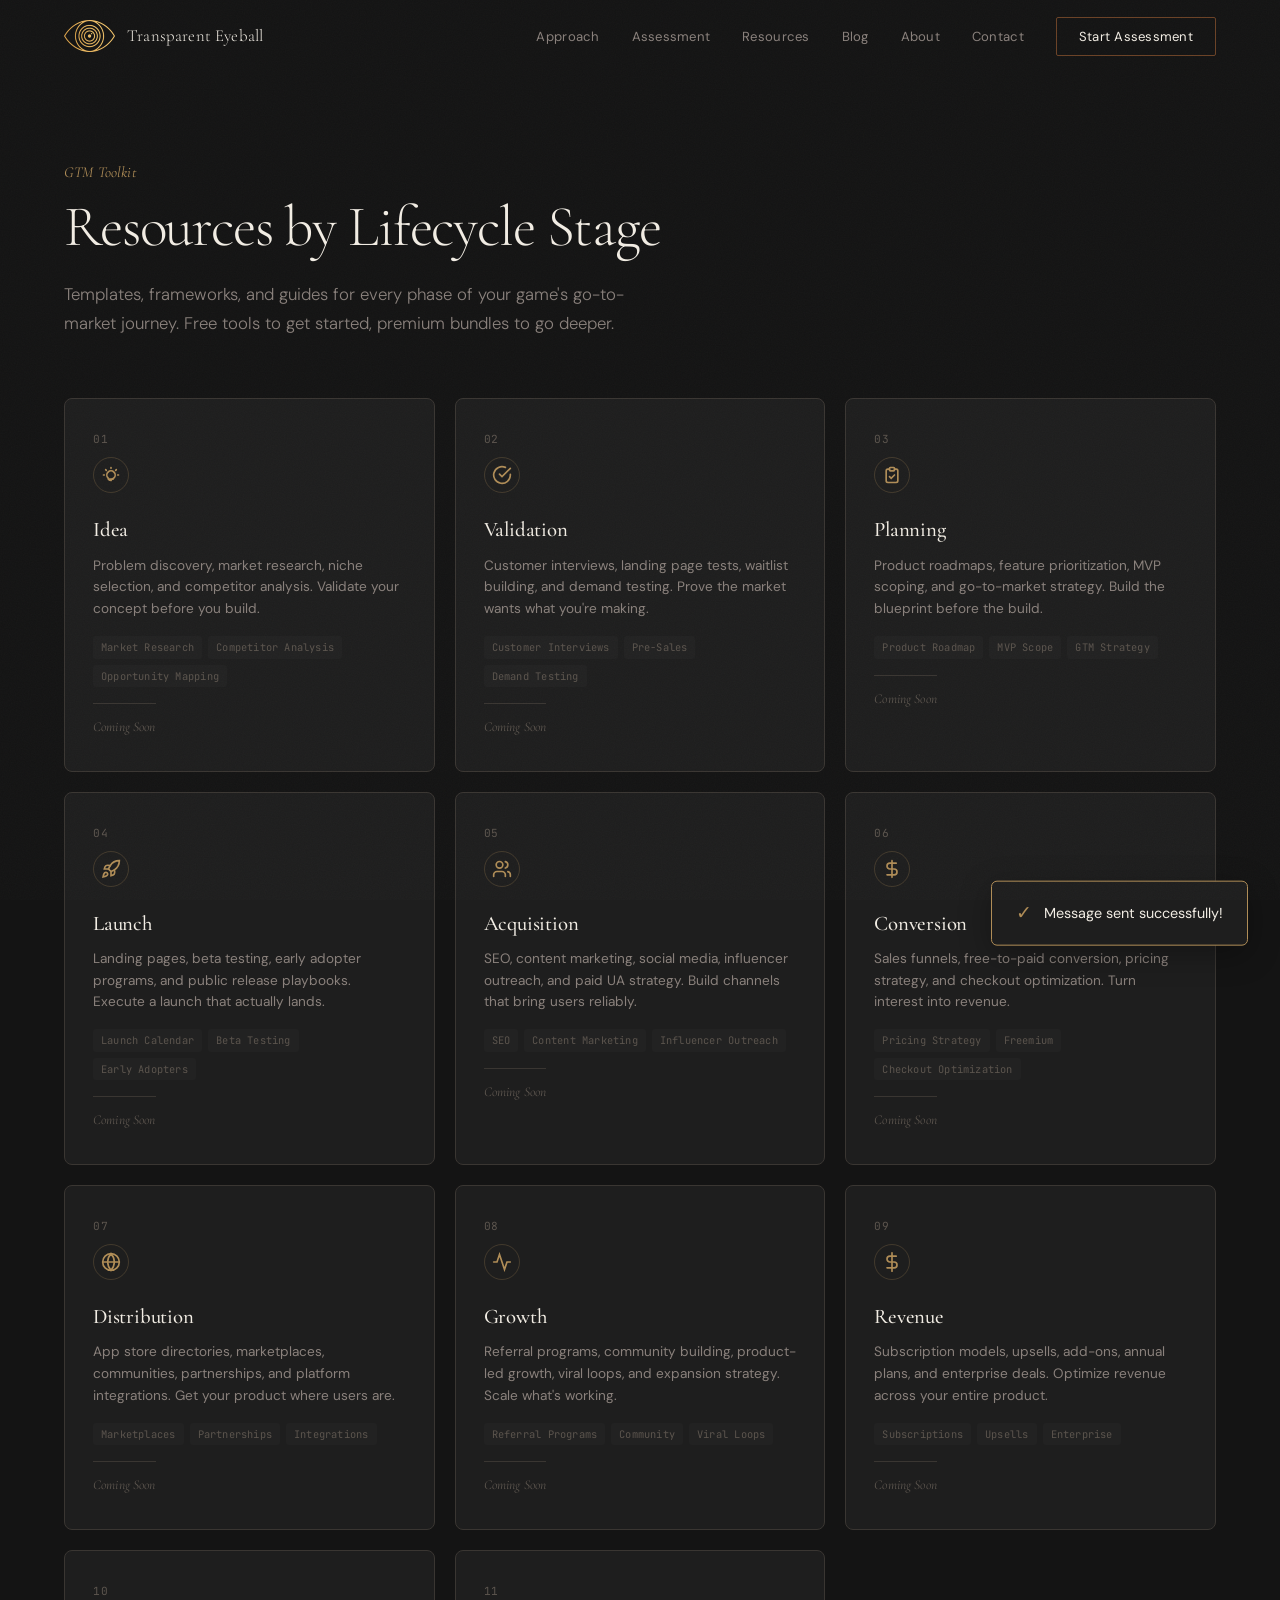
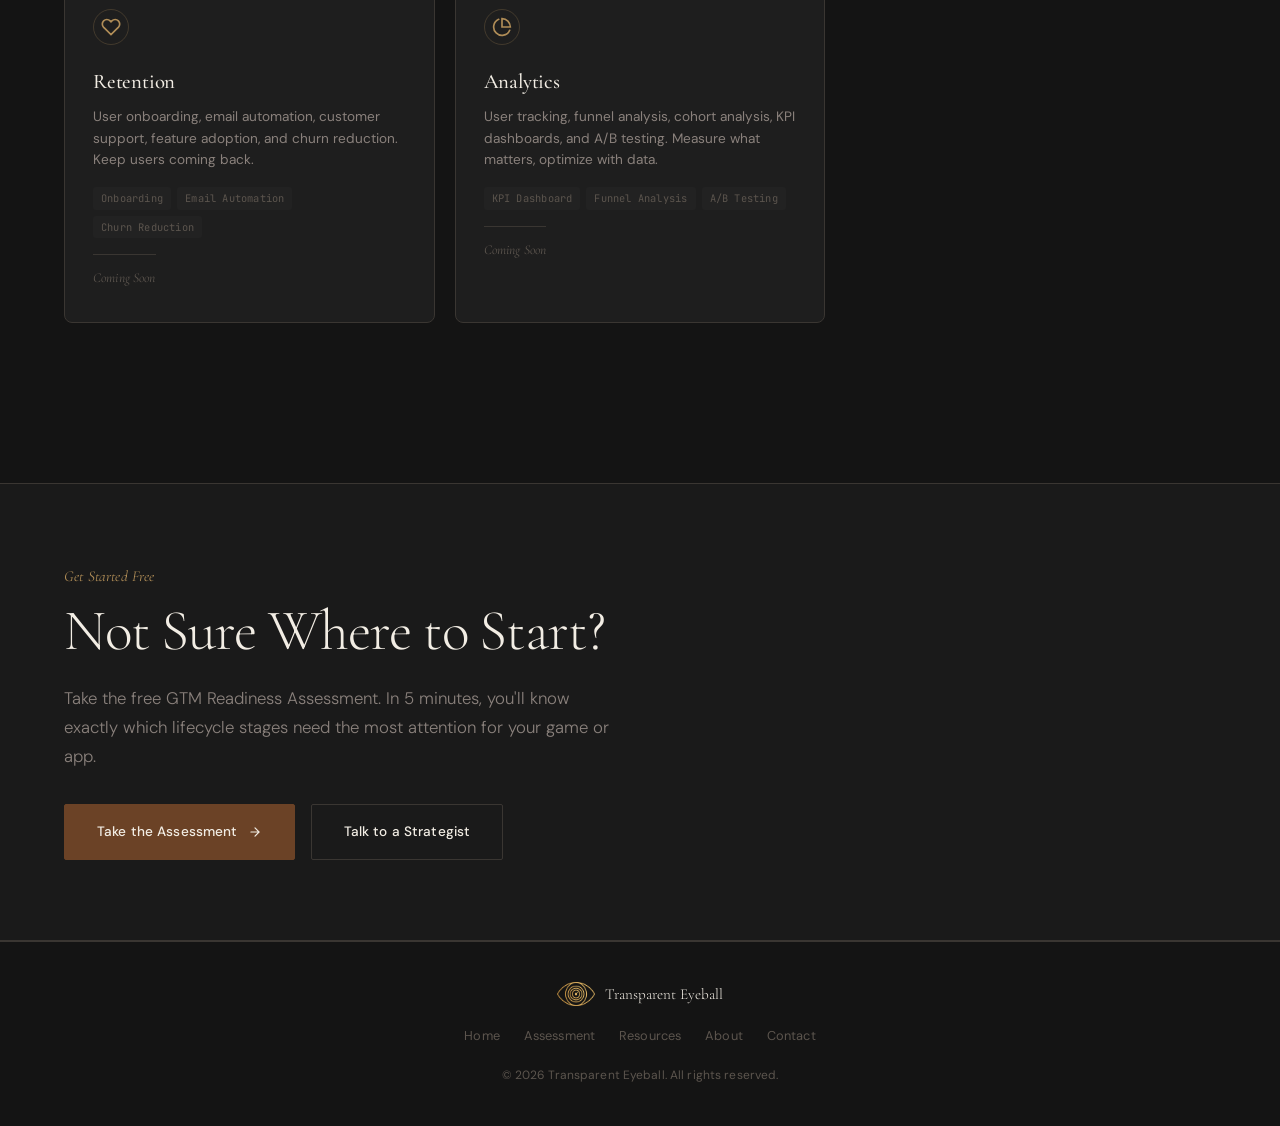
<file: resources/index.html>
<!DOCTYPE html>
<html lang="en">
<head>
<meta charset="UTF-8">
<meta name="viewport" content="width=device-width, initial-scale=1.0">
<title>GTM Resources for Games & Apps — Transparent Eyeball</title>
<meta name="description" content="Free and premium GTM resources for games and apps. Templates, frameworks, and guides organized by lifecycle stage: from idea to growth and beyond.">
<link rel="canonical" href="https://www.transparenteyeball.fi/resources/">

<!-- Open Graph -->
<meta property="og:title" content="GTM Resources for Games & Apps — Transparent Eyeball">
<meta property="og:description" content="Free and premium go-to-market templates, frameworks, and guides for mobile games and family apps.">
<meta property="og:url" content="https://www.transparenteyeball.fi/resources/">
<meta property="og:type" content="website">
<meta property="og:site_name" content="Transparent Eyeball">

<!-- Twitter Card -->
<meta name="twitter:card" content="summary">
<meta name="twitter:title" content="GTM Resources for Games & Apps — Transparent Eyeball">
<meta name="twitter:description" content="Free and premium go-to-market templates, frameworks, and guides for mobile games and family apps.">

<!-- Fonts -->
<link rel="preconnect" href="https://fonts.googleapis.com">
<link rel="preconnect" href="https://fonts.gstatic.com" crossorigin>
<link href="https://fonts.googleapis.com/css2?family=Cormorant+Garamond:ital,wght@0,300;0,400;0,500;1,300;1,400&family=Cormorant+SC:wght@400;500;600&family=DM+Sans:opsz,wght@9..40,300;9..40,400;9..40,500&family=JetBrains+Mono:wght@300;400&display=swap" rel="stylesheet">

<!-- Styles -->
<link rel="stylesheet" href="../styles.css">

<!-- Google Analytics -->
<script async src="https://www.googletagmanager.com/gtag/js?id=G-5J9WYGREJ5"></script>
<script>
  window.dataLayer = window.dataLayer || [];
  function gtag(){dataLayer.push(arguments);}
  gtag('js', new Date());
  gtag('config', 'G-5J9WYGREJ5');
</script>

<style>
/* ===== RESOURCES PAGE SPECIFIC ===== */
.resources-hero {
  padding: 160px 24px 60px;
}

.resources-hero .section-subtitle {
  /* left-aligned naturally */
}

.lifecycle-grid {
  display: grid;
  grid-template-columns: repeat(3, 1fr);
  gap: 20px;
  margin-bottom: 80px;
}

.lifecycle-card {
  background: var(--bg-card);
  border: 1px solid var(--border);
  border-radius: 8px;
  padding: 32px 28px;
  transition: border-color 0.3s, box-shadow 0.3s;
  position: relative;
  overflow: hidden;
}

.lifecycle-card::before {
  content: '';
  position: absolute;
  top: 0;
  left: 0;
  right: 0;
  height: 1px;
  background: linear-gradient(90deg, transparent, var(--accent), transparent);
  opacity: 0;
  transition: opacity 0.4s;
}

.lifecycle-card:hover {
  border-color: rgba(176, 141, 87, 0.2);
  box-shadow: 0 8px 40px rgba(176, 141, 87, 0.04);
}

.lifecycle-card:hover::before { opacity: 1; }

.lifecycle-number {
  font-family: var(--font-mono);
  font-size: 0.7rem;
  color: var(--text-muted);
  margin-bottom: 8px;
  letter-spacing: 0.05em;
}

.lifecycle-icon {
  width: 36px;
  height: 36px;
  border-radius: 50%;
  background: transparent;
  border: 1px solid var(--border-hover);
  display: flex;
  align-items: center;
  justify-content: center;
  margin-bottom: 20px;
  color: var(--accent);
}

.lifecycle-card h3 {
  font-family: var(--font-display);
  font-size: 1.3rem;
  font-weight: 500;
  margin-bottom: 8px;
  letter-spacing: -0.01em;
}

.lifecycle-card p {
  font-size: 0.85rem;
  color: var(--text-secondary);
  line-height: 1.6;
  margin-bottom: 16px;
}

.lifecycle-tags {
  display: flex;
  flex-wrap: wrap;
  gap: 6px;
}

.lifecycle-tag {
  font-family: var(--font-mono);
  font-size: 0.65rem;
  color: var(--text-muted);
  background: var(--bg-tertiary);
  padding: 3px 8px;
  border-radius: 3px;
  letter-spacing: 0.02em;
}

.lifecycle-count {
  display: inline-flex;
  align-items: center;
  gap: 4px;
  font-family: var(--font-display);
  font-size: 0.85rem;
  font-weight: 400;
  font-style: italic;
  letter-spacing: 0.01em;
  color: var(--accent);
  margin-top: 16px;
  padding-top: 12px;
  border-top: 1px solid var(--border);
}

.lifecycle-count.coming-soon {
  color: var(--text-muted);
}

/* CTA section */
.resources-cta {
  background: var(--bg-secondary);
  border-top: 1px solid var(--border);
  border-bottom: 1px solid var(--border);
  padding: 80px 0;
}

.resources-cta-content {
  max-width: 600px;
}

.resources-cta-content .section-subtitle {
  margin-bottom: 32px;
}

.resources-cta-actions {
  display: flex;
  gap: 16px;
  flex-wrap: wrap;
}

.btn-primary {
  display: inline-flex;
  align-items: center;
  gap: 10px;
  background: var(--umber);
  color: var(--text-primary);
  border: 1px solid var(--umber);
  padding: 16px 32px;
  border-radius: 2px;
  font-family: var(--font-body);
  font-weight: 500;
  font-size: 0.85rem;
  letter-spacing: 0.01em;
  transition: all 0.3s var(--ease-out);
  text-decoration: none;
}

.btn-primary:hover {
  background: transparent;
}

.btn-outline {
  display: inline-flex;
  align-items: center;
  gap: 10px;
  background: transparent;
  color: var(--text-primary);
  border: 1px solid var(--border);
  padding: 16px 32px;
  border-radius: 2px;
  font-family: var(--font-body);
  font-weight: 500;
  font-size: 0.85rem;
  letter-spacing: 0.01em;
  transition: all 0.3s var(--ease-out);
  text-decoration: none;
}

.btn-outline:hover {
  border-color: var(--umber);
  color: var(--text-primary);
}

/* Responsive */
@media (max-width: 900px) {
  .lifecycle-grid {
    grid-template-columns: repeat(2, 1fr);
  }
}

@media (max-width: 600px) {
  .lifecycle-grid {
    grid-template-columns: 1fr;
  }
  .resources-cta-actions {
    flex-direction: column;
    align-items: center;
  }
}
</style>
</head>
<body>

<!-- ===== NAVIGATION ===== -->
<nav id="navbar">
  <div class="container">
    <a href="/" class="nav-logo">
      <img src="../logo-eye-new.png" alt="Transparent Eyeball" style="height:32px;width:auto;">
      <span>Transparent Eyeball</span>
    </a>
    <ul class="nav-links">
      <li><a href="/#approach">Approach</a></li>
      <li><a href="/assessment/">Assessment</a></li>
      <li><a href="/resources/">Resources</a></li>
      <li><a href="/blog/">Blog</a></li>
      <li><a href="/#about">About</a></li>
      <li><a href="/#contact">Contact</a></li>
      <li><a href="/assessment/" class="nav-cta">Start Assessment</a></li>
    </ul>
    <button class="mobile-menu-btn" onclick="toggleMobileNav()" aria-label="Menu">
      <span></span><span></span><span></span>
    </button>
  </div>
</nav>

<!-- Mobile Nav -->
<div class="mobile-nav" id="mobileNav">
  <button class="mobile-nav-close" onclick="toggleMobileNav()">&times;</button>
  <a href="/#approach" onclick="toggleMobileNav()">Approach</a>
  <a href="/assessment/" onclick="toggleMobileNav()">Assessment</a>
  <a href="/resources/" onclick="toggleMobileNav()">Resources</a>
  <a href="/blog/" onclick="toggleMobileNav()">Blog</a>
  <a href="/#about" onclick="toggleMobileNav()">About</a>
  <a href="/#contact" onclick="toggleMobileNav()">Contact</a>
  <a href="/assessment/" class="nav-cta" onclick="toggleMobileNav()" style="margin-top:16px;">Start Assessment</a>
</div>

<!-- ===== RESOURCES HERO ===== -->
<section class="resources-hero">
  <div class="container">
    <div class="fade-in">
      <p class="section-label">GTM Toolkit</p>
      <h1 class="section-title">Resources by Lifecycle Stage</h1>
      <p class="section-subtitle">Templates, frameworks, and guides for every phase of your game's go-to-market journey. Free tools to get started, premium bundles to go deeper.</p>
    </div>
  </div>
</section>

<!-- ===== LIFECYCLE CATEGORIES GRID ===== -->
<section style="padding: 0 0 80px;">
  <div class="container">
    <div class="lifecycle-grid">

      <!-- 1. Idea -->
      <div class="lifecycle-card fade-in" id="idea">
        <div class="lifecycle-number">01</div>
        <div class="lifecycle-icon">
          <svg width="20" height="20" viewBox="0 0 24 24" fill="none" stroke="currentColor" stroke-width="2" stroke-linecap="round"><path d="M9.663 17h4.673M12 3v1m6.364 1.636l-.707.707M21 12h-1M4 12H3m3.343-5.657l-.707-.707m2.828 9.9a5 5 0 1 1 7.072 0l-.548.547A3.374 3.374 0 0 0 12 18.469c-1.006 0-1.883-.078-2.536-.823l-.548-.547z"/></svg>
        </div>
        <h3>Idea</h3>
        <p>Problem discovery, market research, niche selection, and competitor analysis. Validate your concept before you build.</p>
        <div class="lifecycle-tags">
          <span class="lifecycle-tag">Market Research</span>
          <span class="lifecycle-tag">Competitor Analysis</span>
          <span class="lifecycle-tag">Opportunity Mapping</span>
        </div>
        <div class="lifecycle-count coming-soon">Coming Soon</div>
      </div>

      <!-- 2. Validation -->
      <div class="lifecycle-card fade-in" id="validation">
        <div class="lifecycle-number">02</div>
        <div class="lifecycle-icon">
          <svg width="20" height="20" viewBox="0 0 24 24" fill="none" stroke="currentColor" stroke-width="2" stroke-linecap="round"><path d="M22 11.08V12a10 10 0 1 1-5.93-9.14"/><polyline points="22 4 12 14.01 9 11.01"/></svg>
        </div>
        <h3>Validation</h3>
        <p>Customer interviews, landing page tests, waitlist building, and demand testing. Prove the market wants what you're making.</p>
        <div class="lifecycle-tags">
          <span class="lifecycle-tag">Customer Interviews</span>
          <span class="lifecycle-tag">Pre-Sales</span>
          <span class="lifecycle-tag">Demand Testing</span>
        </div>
        <div class="lifecycle-count coming-soon">Coming Soon</div>
      </div>

      <!-- 3. Planning -->
      <div class="lifecycle-card fade-in" id="planning">
        <div class="lifecycle-number">03</div>
        <div class="lifecycle-icon">
          <svg width="20" height="20" viewBox="0 0 24 24" fill="none" stroke="currentColor" stroke-width="2" stroke-linecap="round"><path d="M9 5H7a2 2 0 0 0-2 2v12a2 2 0 0 0 2 2h10a2 2 0 0 0 2-2V7a2 2 0 0 0-2-2h-2"/><rect x="9" y="3" width="6" height="4" rx="1"/><path d="M9 14l2 2 4-4"/></svg>
        </div>
        <h3>Planning</h3>
        <p>Product roadmaps, feature prioritization, MVP scoping, and go-to-market strategy. Build the blueprint before the build.</p>
        <div class="lifecycle-tags">
          <span class="lifecycle-tag">Product Roadmap</span>
          <span class="lifecycle-tag">MVP Scope</span>
          <span class="lifecycle-tag">GTM Strategy</span>
        </div>
        <div class="lifecycle-count coming-soon">Coming Soon</div>
      </div>

      <!-- 4. Launch -->
      <div class="lifecycle-card fade-in" id="launch">
        <div class="lifecycle-number">04</div>
        <div class="lifecycle-icon">
          <svg width="20" height="20" viewBox="0 0 24 24" fill="none" stroke="currentColor" stroke-width="2" stroke-linecap="round"><path d="M4.5 16.5c-1.5 1.26-2 5-2 5s3.74-.5 5-2c.71-.84.7-2.13-.09-2.91a2.18 2.18 0 0 0-2.91-.09z"/><path d="m12 15-3-3a22 22 0 0 1 2-3.95A12.88 12.88 0 0 1 22 2c0 2.72-.78 7.5-6 11a22.35 22.35 0 0 1-4 2z"/><path d="M9 12H4s.55-3.03 2-4c1.62-1.08 5 0 5 0"/><path d="M12 15v5s3.03-.55 4-2c1.08-1.62 0-5 0-5"/></svg>
        </div>
        <h3>Launch</h3>
        <p>Landing pages, beta testing, early adopter programs, and public release playbooks. Execute a launch that actually lands.</p>
        <div class="lifecycle-tags">
          <span class="lifecycle-tag">Launch Calendar</span>
          <span class="lifecycle-tag">Beta Testing</span>
          <span class="lifecycle-tag">Early Adopters</span>
        </div>
        <div class="lifecycle-count coming-soon">Coming Soon</div>
      </div>

      <!-- 5. Acquisition -->
      <div class="lifecycle-card fade-in" id="acquisition">
        <div class="lifecycle-number">05</div>
        <div class="lifecycle-icon">
          <svg width="20" height="20" viewBox="0 0 24 24" fill="none" stroke="currentColor" stroke-width="2" stroke-linecap="round"><path d="M16 21v-2a4 4 0 0 0-4-4H6a4 4 0 0 0-4 4v2"/><circle cx="9" cy="7" r="4"/><path d="M22 21v-2a4 4 0 0 0-3-3.87M16 3.13a4 4 0 0 1 0 7.75"/></svg>
        </div>
        <h3>Acquisition</h3>
        <p>SEO, content marketing, social media, influencer outreach, and paid UA strategy. Build channels that bring users reliably.</p>
        <div class="lifecycle-tags">
          <span class="lifecycle-tag">SEO</span>
          <span class="lifecycle-tag">Content Marketing</span>
          <span class="lifecycle-tag">Influencer Outreach</span>
        </div>
        <div class="lifecycle-count coming-soon">Coming Soon</div>
      </div>

      <!-- 6. Conversion -->
      <div class="lifecycle-card fade-in" id="conversion">
        <div class="lifecycle-number">06</div>
        <div class="lifecycle-icon">
          <svg width="20" height="20" viewBox="0 0 24 24" fill="none" stroke="currentColor" stroke-width="2" stroke-linecap="round"><path d="M12 2v20M17 5H9.5a3.5 3.5 0 0 0 0 7h5a3.5 3.5 0 0 1 0 7H6"/></svg>
        </div>
        <h3>Conversion</h3>
        <p>Sales funnels, free-to-paid conversion, pricing strategy, and checkout optimization. Turn interest into revenue.</p>
        <div class="lifecycle-tags">
          <span class="lifecycle-tag">Pricing Strategy</span>
          <span class="lifecycle-tag">Freemium</span>
          <span class="lifecycle-tag">Checkout Optimization</span>
        </div>
        <div class="lifecycle-count coming-soon">Coming Soon</div>
      </div>

      <!-- 7. Distribution -->
      <div class="lifecycle-card fade-in" id="distribution">
        <div class="lifecycle-number">07</div>
        <div class="lifecycle-icon">
          <svg width="20" height="20" viewBox="0 0 24 24" fill="none" stroke="currentColor" stroke-width="2" stroke-linecap="round"><circle cx="12" cy="12" r="10"/><path d="M2 12h20M12 2a15.3 15.3 0 0 1 4 10 15.3 15.3 0 0 1-4 10 15.3 15.3 0 0 1-4-10 15.3 15.3 0 0 1 4-10z"/></svg>
        </div>
        <h3>Distribution</h3>
        <p>App store directories, marketplaces, communities, partnerships, and platform integrations. Get your product where users are.</p>
        <div class="lifecycle-tags">
          <span class="lifecycle-tag">Marketplaces</span>
          <span class="lifecycle-tag">Partnerships</span>
          <span class="lifecycle-tag">Integrations</span>
        </div>
        <div class="lifecycle-count coming-soon">Coming Soon</div>
      </div>

      <!-- 8. Growth -->
      <div class="lifecycle-card fade-in" id="growth">
        <div class="lifecycle-number">08</div>
        <div class="lifecycle-icon">
          <svg width="20" height="20" viewBox="0 0 24 24" fill="none" stroke="currentColor" stroke-width="2" stroke-linecap="round"><polyline points="22 12 18 12 15 21 9 3 6 12 2 12"/></svg>
        </div>
        <h3>Growth</h3>
        <p>Referral programs, community building, product-led growth, viral loops, and expansion strategy. Scale what's working.</p>
        <div class="lifecycle-tags">
          <span class="lifecycle-tag">Referral Programs</span>
          <span class="lifecycle-tag">Community</span>
          <span class="lifecycle-tag">Viral Loops</span>
        </div>
        <div class="lifecycle-count coming-soon">Coming Soon</div>
      </div>

      <!-- 9. Revenue -->
      <div class="lifecycle-card fade-in" id="revenue">
        <div class="lifecycle-number">09</div>
        <div class="lifecycle-icon">
          <svg width="20" height="20" viewBox="0 0 24 24" fill="none" stroke="currentColor" stroke-width="2" stroke-linecap="round"><line x1="12" y1="1" x2="12" y2="23"/><path d="M17 5H9.5a3.5 3.5 0 0 0 0 7h5a3.5 3.5 0 0 1 0 7H6"/></svg>
        </div>
        <h3>Revenue</h3>
        <p>Subscription models, upsells, add-ons, annual plans, and enterprise deals. Optimize revenue across your entire product.</p>
        <div class="lifecycle-tags">
          <span class="lifecycle-tag">Subscriptions</span>
          <span class="lifecycle-tag">Upsells</span>
          <span class="lifecycle-tag">Enterprise</span>
        </div>
        <div class="lifecycle-count coming-soon">Coming Soon</div>
      </div>

      <!-- 10. Retention -->
      <div class="lifecycle-card fade-in" id="retention">
        <div class="lifecycle-number">10</div>
        <div class="lifecycle-icon">
          <svg width="20" height="20" viewBox="0 0 24 24" fill="none" stroke="currentColor" stroke-width="2" stroke-linecap="round"><path d="M20.84 4.61a5.5 5.5 0 0 0-7.78 0L12 5.67l-1.06-1.06a5.5 5.5 0 0 0-7.78 7.78l1.06 1.06L12 21.23l7.78-7.78 1.06-1.06a5.5 5.5 0 0 0 0-7.78z"/></svg>
        </div>
        <h3>Retention</h3>
        <p>User onboarding, email automation, customer support, feature adoption, and churn reduction. Keep users coming back.</p>
        <div class="lifecycle-tags">
          <span class="lifecycle-tag">Onboarding</span>
          <span class="lifecycle-tag">Email Automation</span>
          <span class="lifecycle-tag">Churn Reduction</span>
        </div>
        <div class="lifecycle-count coming-soon">Coming Soon</div>
      </div>

      <!-- 11. Analytics -->
      <div class="lifecycle-card fade-in" id="analytics">
        <div class="lifecycle-number">11</div>
        <div class="lifecycle-icon">
          <svg width="20" height="20" viewBox="0 0 24 24" fill="none" stroke="currentColor" stroke-width="2" stroke-linecap="round"><path d="M21.21 15.89A10 10 0 1 1 8 2.83"/><path d="M22 12A10 10 0 0 0 12 2v10z"/></svg>
        </div>
        <h3>Analytics</h3>
        <p>User tracking, funnel analysis, cohort analysis, KPI dashboards, and A/B testing. Measure what matters, optimize with data.</p>
        <div class="lifecycle-tags">
          <span class="lifecycle-tag">KPI Dashboard</span>
          <span class="lifecycle-tag">Funnel Analysis</span>
          <span class="lifecycle-tag">A/B Testing</span>
        </div>
        <div class="lifecycle-count coming-soon">Coming Soon</div>
      </div>

    </div>
  </div>
</section>

<!-- ===== CTA SECTION ===== -->
<section class="resources-cta">
  <div class="container">
    <div class="resources-cta-content fade-in">
      <p class="section-label">Get Started Free</p>
      <h2 class="section-title">Not Sure Where to Start?</h2>
      <p class="section-subtitle">Take the free GTM Readiness Assessment. In 5 minutes, you'll know exactly which lifecycle stages need the most attention for your game or app.</p>
      <div class="resources-cta-actions">
        <a href="/assessment/" class="btn-primary">
          Take the Assessment
          <svg width="14" height="14" viewBox="0 0 24 24" fill="none" stroke="currentColor" stroke-width="2" stroke-linecap="round"><path d="M5 12h14M12 5l7 7-7 7"/></svg>
        </a>
        <a href="/#contact" class="btn-outline">
          Talk to a Strategist
        </a>
      </div>
    </div>
  </div>
</section>

<!-- ===== FOOTER ===== -->
<footer>
  <div class="container">
    <div class="footer-content">
      <div class="footer-logo">
        <img src="../logo-eye-new.png" alt="Transparent Eyeball" style="height:24px;width:auto;">
        <span>Transparent Eyeball</span>
      </div>
      <div class="footer-links">
        <a href="/">Home</a>
        <a href="/assessment/">Assessment</a>
        <a href="/resources/">Resources</a>
        <a href="/#about">About</a>
        <a href="/#contact">Contact</a>
      </div>
      <p class="footer-copy">&copy; 2026 Transparent Eyeball. All rights reserved.</p>
    </div>
  </div>
</footer>

<!-- Toast -->
<div class="toast" id="toast">
  <span class="toast-icon">&#10003;</span>
  <span class="toast-text" id="toastText">Message sent successfully!</span>
</div>

<!-- Scripts -->
<script src="../scripts/main.js"></script>
</body>
</html>
</file>
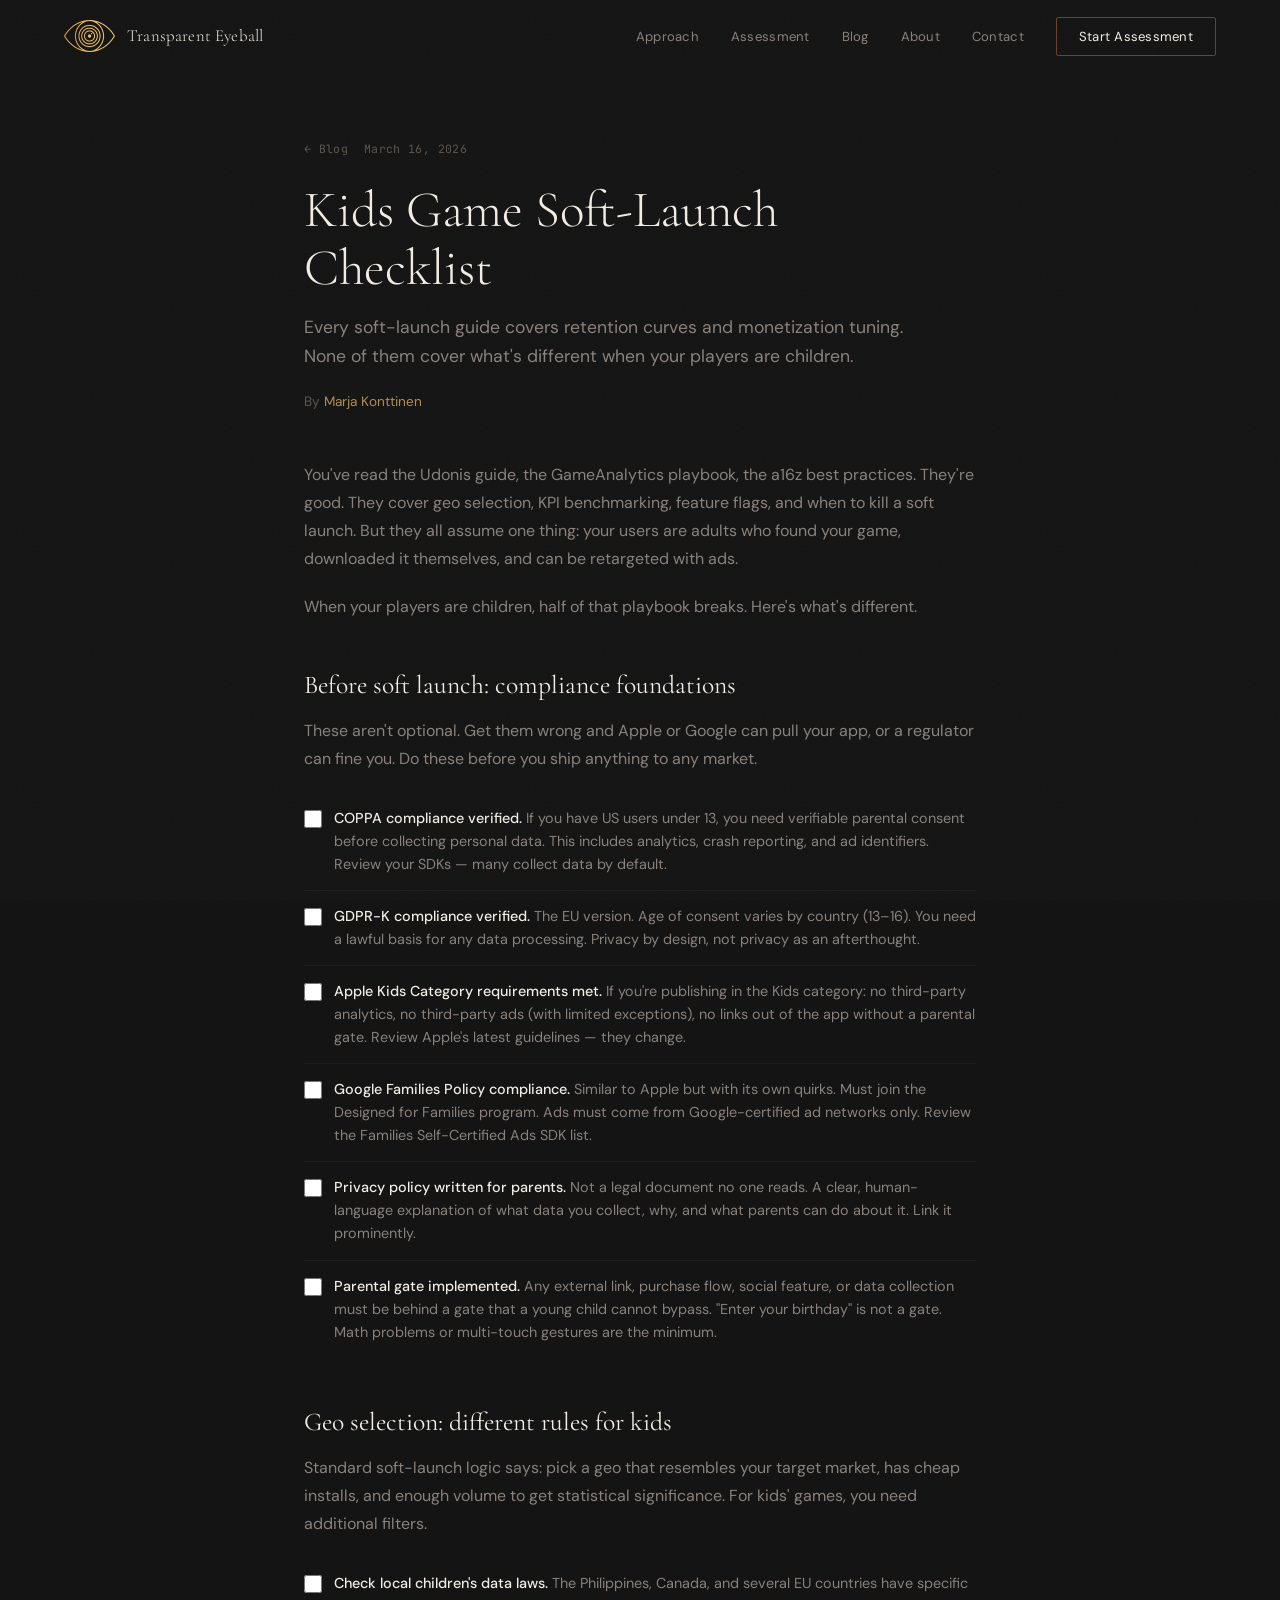
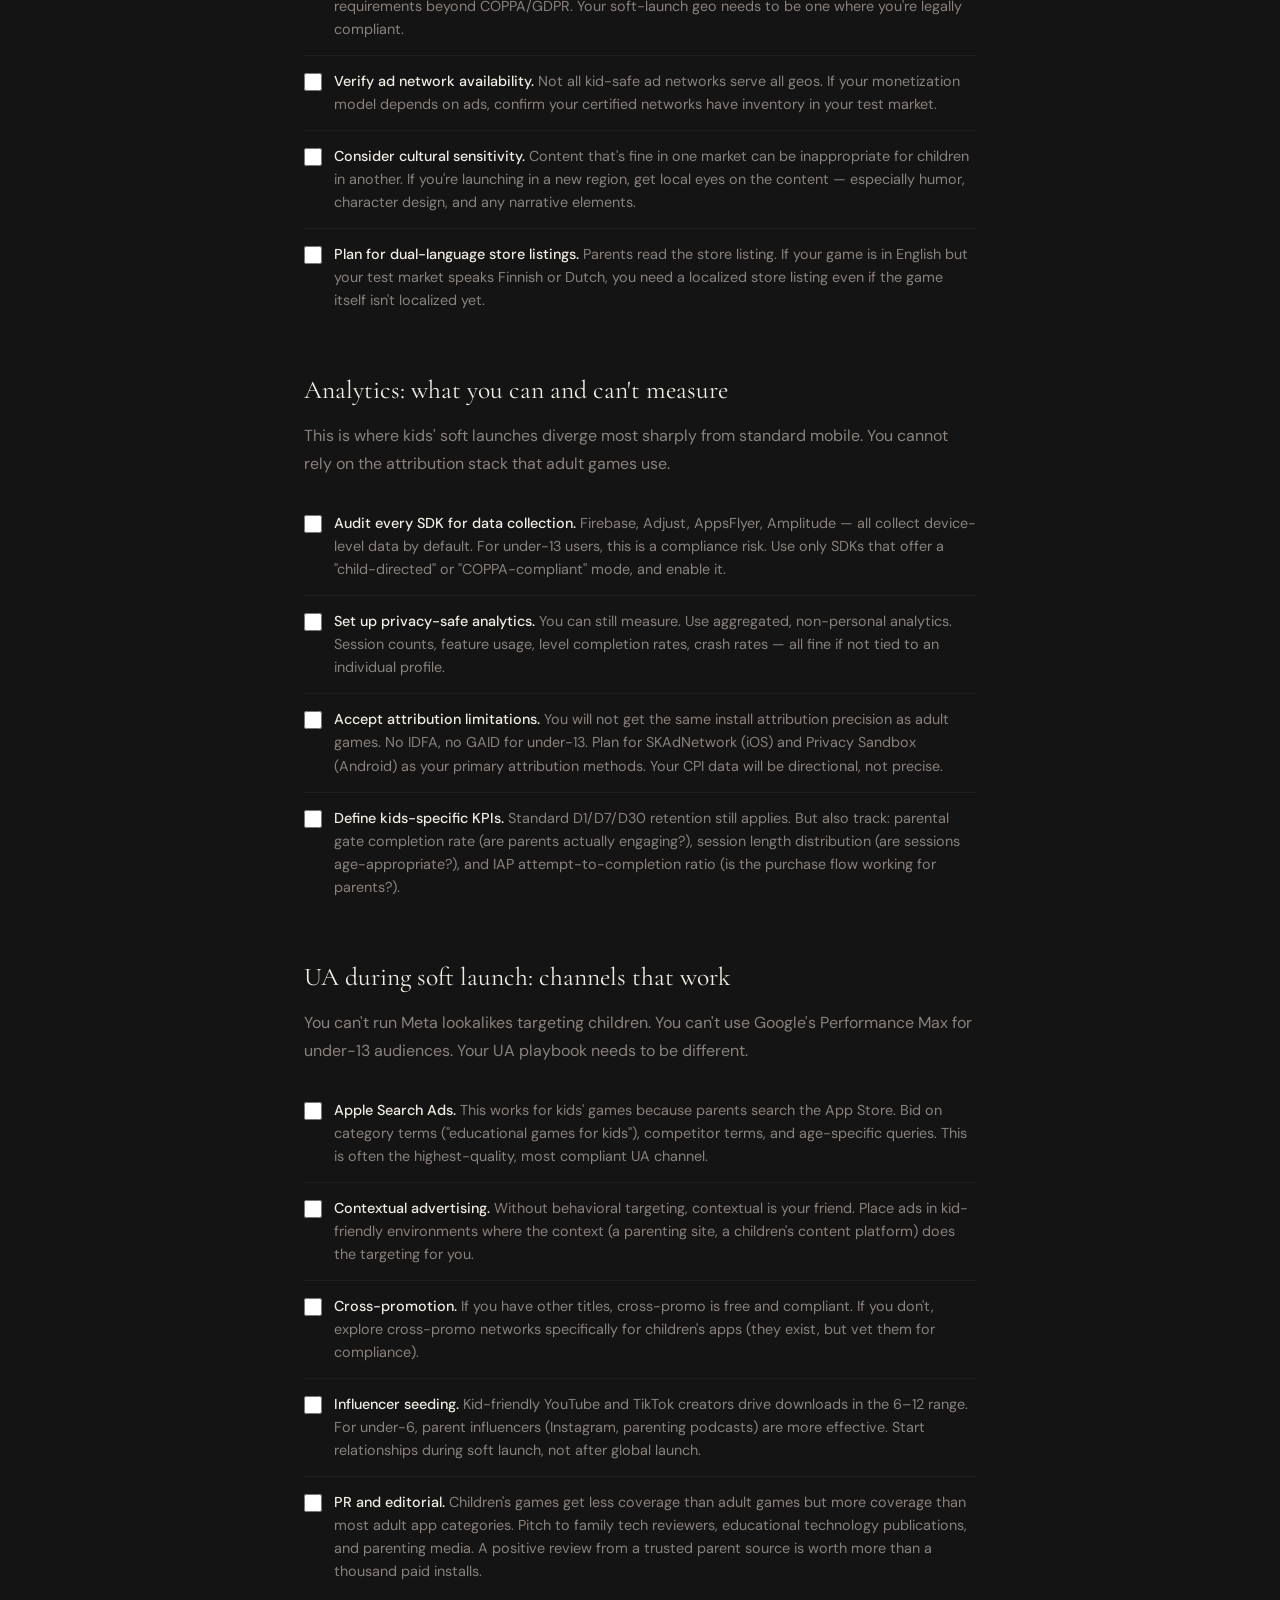
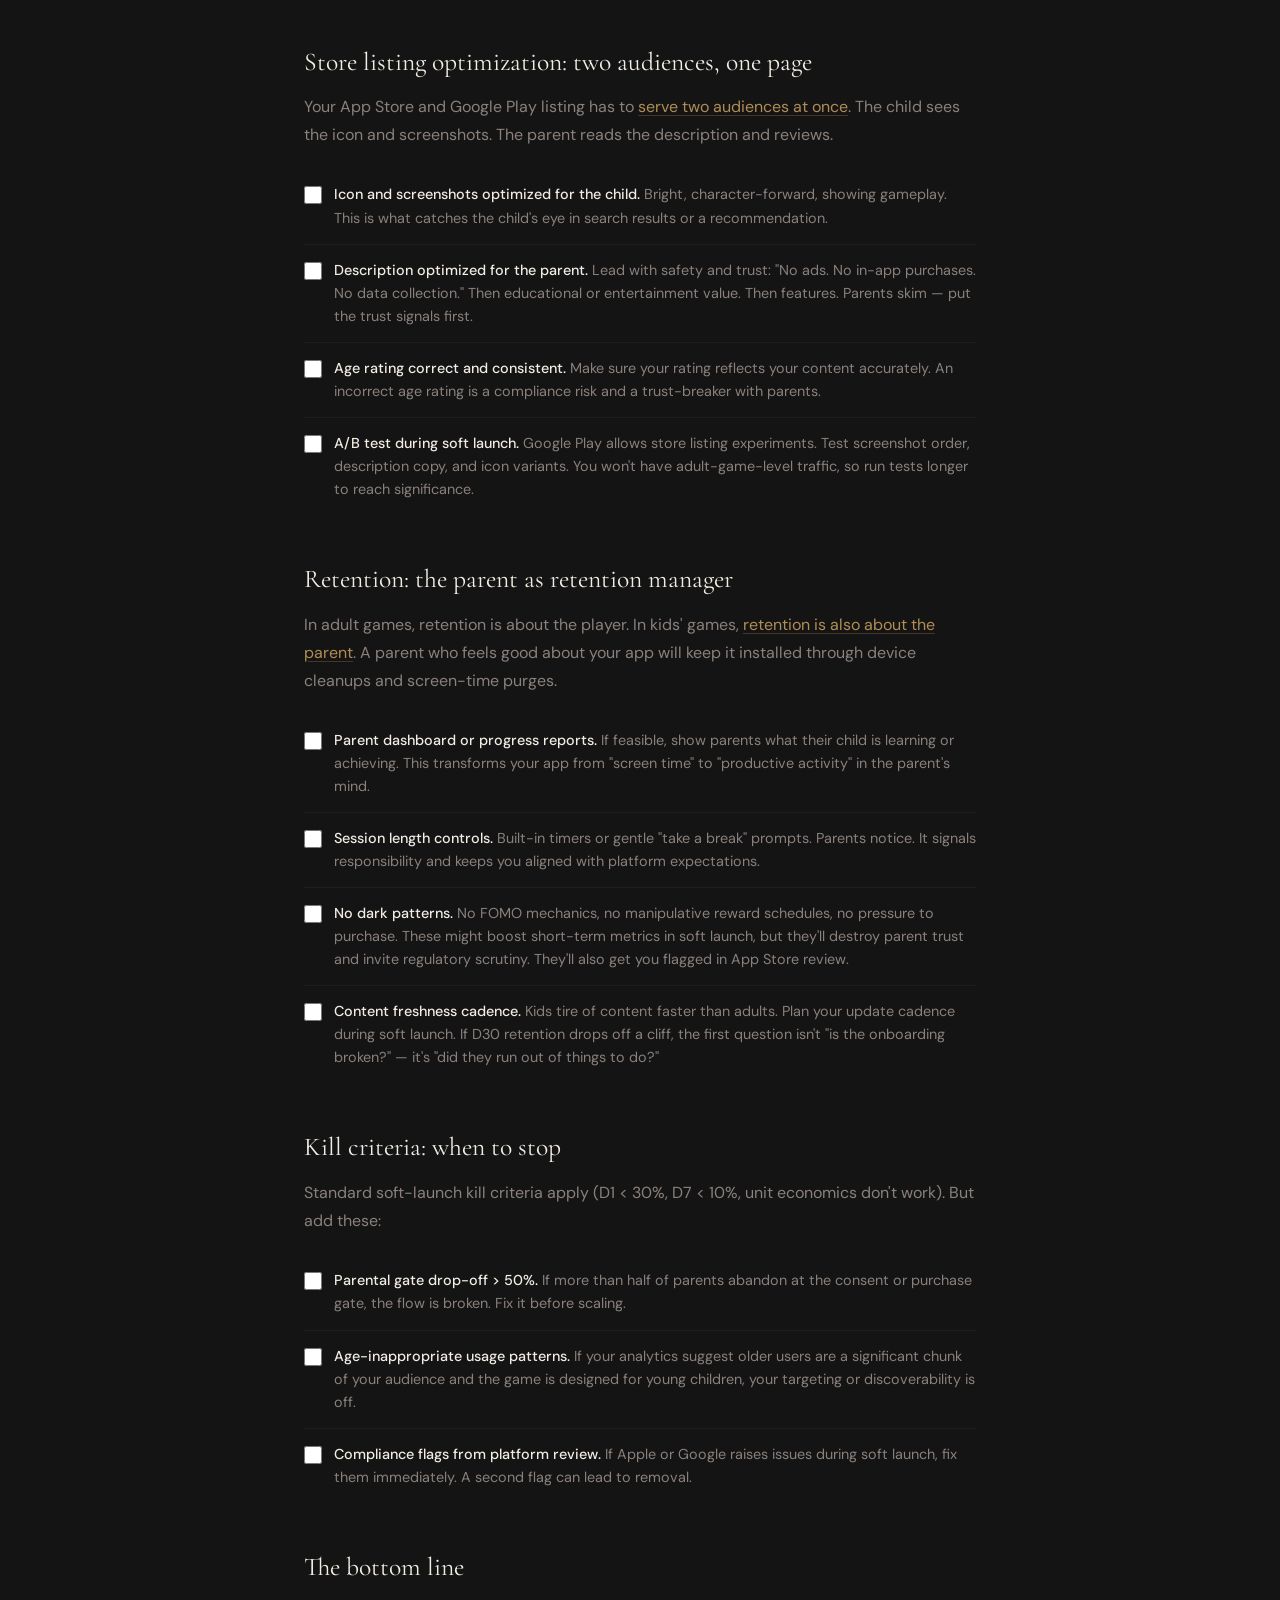
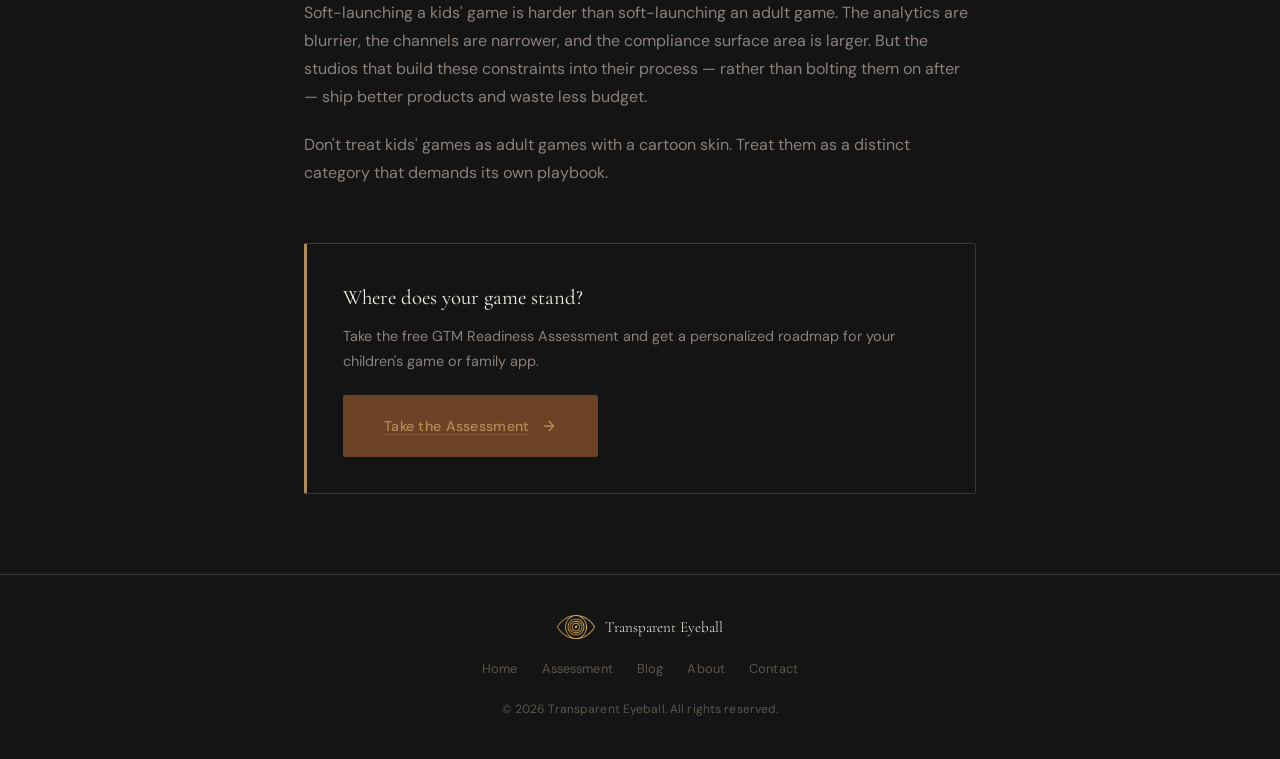
<file: blog/kids-game-soft-launch-checklist/index.html>
<!DOCTYPE html>
<html lang="en">
<head>
<meta charset="UTF-8">
<meta name="viewport" content="width=device-width, initial-scale=1.0">
<title>Kids Game Soft-Launch Checklist: What Generic Guides Miss — Transparent Eyeball</title>
<meta name="description" content="A soft-launch checklist built specifically for children's games. Covers COPPA/GDPR-K compliance, parent-gated flows, kid-safe UA channels, and dual-audience store listings.">
<link rel="canonical" href="https://www.transparenteyeball.fi/blog/kids-game-soft-launch-checklist/">

<!-- Open Graph -->
<meta property="og:title" content="Kids Game Soft-Launch Checklist: What Generic Guides Miss">
<meta property="og:description" content="A soft-launch checklist built specifically for children's games. Covers compliance, parent-gated flows, and kid-safe UA channels.">
<meta property="og:url" content="https://www.transparenteyeball.fi/blog/kids-game-soft-launch-checklist/">
<meta property="og:type" content="article">
<meta property="og:site_name" content="Transparent Eyeball">
<meta property="article:published_time" content="2026-03-16">
<meta property="article:author" content="Marja Konttinen">

<!-- Twitter Card -->
<meta name="twitter:card" content="summary">
<meta name="twitter:title" content="Kids Game Soft-Launch Checklist: What Generic Guides Miss">
<meta name="twitter:description" content="A soft-launch checklist built specifically for children's games. Covers compliance, parent-gated flows, and kid-safe UA channels.">

<!-- Fonts -->
<link rel="preconnect" href="https://fonts.googleapis.com">
<link rel="preconnect" href="https://fonts.gstatic.com" crossorigin>
<link href="https://fonts.googleapis.com/css2?family=Cormorant+Garamond:ital,wght@0,300;0,400;0,500;1,300;1,400&family=Cormorant+SC:wght@400;500;600&family=DM+Sans:opsz,wght@9..40,300;9..40,400;9..40,500&family=JetBrains+Mono:wght@300;400&display=swap" rel="stylesheet">

<!-- Styles -->
<link rel="stylesheet" href="../../styles.css">

<!-- Google Analytics -->
<script async src="https://www.googletagmanager.com/gtag/js?id=G-5J9WYGREJ5"></script>
<script>
  window.dataLayer = window.dataLayer || [];
  function gtag(){dataLayer.push(arguments);}
  gtag('js', new Date());
  gtag('config', 'G-5J9WYGREJ5');
</script>

<!-- JSON-LD Article -->
<script type="application/ld+json">
{
  "@context": "https://schema.org",
  "@type": "Article",
  "headline": "Kids Game Soft-Launch Checklist: What Generic Guides Miss",
  "description": "A soft-launch checklist built specifically for children's games, covering COPPA/GDPR-K compliance, parent-gated flows, kid-safe UA channels, and dual-audience store listings.",
  "author": {
    "@type": "Person",
    "name": "Marja Konttinen",
    "jobTitle": "Founder & Senior Marketing Strategist",
    "url": "https://www.transparenteyeball.fi/#about"
  },
  "publisher": {
    "@type": "Organization",
    "name": "Transparent Eyeball",
    "url": "https://www.transparenteyeball.fi"
  },
  "datePublished": "2026-03-16",
  "mainEntityOfPage": "https://www.transparenteyeball.fi/blog/kids-game-soft-launch-checklist/",
  "articleSection": "Kids Game Marketing"
}
</script>
</head>
<body>

<!-- ===== NAVIGATION ===== -->
<nav id="navbar">
  <div class="container">
    <a href="/" class="nav-logo">
      <img src="/logo-eye-new.png" alt="Transparent Eyeball" style="height:32px;width:auto;">
      <span>Transparent Eyeball</span>
    </a>
    <ul class="nav-links">
      <li><a href="/#approach">Approach</a></li>
      <li><a href="/assessment/">Assessment</a></li>
      <li><a href="/blog/">Blog</a></li>
      <li><a href="/#about">About</a></li>
      <li><a href="/#contact">Contact</a></li>
      <li><a href="/assessment/" class="nav-cta">Start Assessment</a></li>
    </ul>
    <button class="mobile-menu-btn" onclick="toggleMobileNav()" aria-label="Menu">
      <span></span><span></span><span></span>
    </button>
  </div>
</nav>

<!-- Mobile Nav -->
<div class="mobile-nav" id="mobileNav">
  <button class="mobile-nav-close" onclick="toggleMobileNav()">&times;</button>
  <a href="/#approach" onclick="toggleMobileNav()">Approach</a>
  <a href="/assessment/" onclick="toggleMobileNav()">Assessment</a>
  <a href="/blog/" onclick="toggleMobileNav()">Blog</a>
  <a href="/#about" onclick="toggleMobileNav()">About</a>
  <a href="/#contact" onclick="toggleMobileNav()">Contact</a>
  <a href="/assessment/" class="nav-cta" onclick="toggleMobileNav()" style="margin-top:16px;">Start Assessment</a>
</div>

<!-- ===== ARTICLE ===== -->
<article class="blog-article">
  <div class="container" style="max-width: 720px;">

    <header class="article-header fade-in">
      <div class="article-meta">
        <a href="/blog/" class="article-back">&larr; Blog</a>
        <time datetime="2026-03-16">March 16, 2026</time>
      </div>
      <h1>Kids Game Soft-Launch Checklist</h1>
      <p class="article-subtitle">Every soft-launch guide covers retention curves and monetization tuning. None of them cover what's different when your players are children.</p>
      <div class="article-author">
        <span>By <a href="/#about">Marja Konttinen</a></span>
      </div>
    </header>

    <div class="article-body fade-in">

      <p>You've read the Udonis guide, the GameAnalytics playbook, the a16z best practices. They're good. They cover geo selection, KPI benchmarking, feature flags, and when to kill a soft launch. But they all assume one thing: your users are adults who found your game, downloaded it themselves, and can be retargeted with ads.</p>

      <p>When your players are children, half of that playbook breaks. Here's what's different.</p>

      <h2>Before soft launch: compliance foundations</h2>

      <p>These aren't optional. Get them wrong and Apple or Google can pull your app, or a regulator can fine you. Do these before you ship anything to any market.</p>

      <div class="checklist">
        <label class="checklist-item">
          <input type="checkbox">
          <span><strong>COPPA compliance verified.</strong> If you have US users under 13, you need verifiable parental consent before collecting personal data. This includes analytics, crash reporting, and ad identifiers. Review your SDKs &mdash; many collect data by default.</span>
        </label>
        <label class="checklist-item">
          <input type="checkbox">
          <span><strong>GDPR-K compliance verified.</strong> The EU version. Age of consent varies by country (13&ndash;16). You need a lawful basis for any data processing. Privacy by design, not privacy as an afterthought.</span>
        </label>
        <label class="checklist-item">
          <input type="checkbox">
          <span><strong>Apple Kids Category requirements met.</strong> If you're publishing in the Kids category: no third-party analytics, no third-party ads (with limited exceptions), no links out of the app without a parental gate. Review Apple's latest guidelines &mdash; they change.</span>
        </label>
        <label class="checklist-item">
          <input type="checkbox">
          <span><strong>Google Families Policy compliance.</strong> Similar to Apple but with its own quirks. Must join the Designed for Families program. Ads must come from Google-certified ad networks only. Review the Families Self-Certified Ads SDK list.</span>
        </label>
        <label class="checklist-item">
          <input type="checkbox">
          <span><strong>Privacy policy written for parents.</strong> Not a legal document no one reads. A clear, human-language explanation of what data you collect, why, and what parents can do about it. Link it prominently.</span>
        </label>
        <label class="checklist-item">
          <input type="checkbox">
          <span><strong>Parental gate implemented.</strong> Any external link, purchase flow, social feature, or data collection must be behind a gate that a young child cannot bypass. "Enter your birthday" is not a gate. Math problems or multi-touch gestures are the minimum.</span>
        </label>
      </div>

      <h2>Geo selection: different rules for kids</h2>

      <p>Standard soft-launch logic says: pick a geo that resembles your target market, has cheap installs, and enough volume to get statistical significance. For kids' games, you need additional filters.</p>

      <div class="checklist">
        <label class="checklist-item">
          <input type="checkbox">
          <span><strong>Check local children's data laws.</strong> The Philippines, Canada, and several EU countries have specific requirements beyond COPPA/GDPR. Your soft-launch geo needs to be one where you're legally compliant.</span>
        </label>
        <label class="checklist-item">
          <input type="checkbox">
          <span><strong>Verify ad network availability.</strong> Not all kid-safe ad networks serve all geos. If your monetization model depends on ads, confirm your certified networks have inventory in your test market.</span>
        </label>
        <label class="checklist-item">
          <input type="checkbox">
          <span><strong>Consider cultural sensitivity.</strong> Content that's fine in one market can be inappropriate for children in another. If you're launching in a new region, get local eyes on the content &mdash; especially humor, character design, and any narrative elements.</span>
        </label>
        <label class="checklist-item">
          <input type="checkbox">
          <span><strong>Plan for dual-language store listings.</strong> Parents read the store listing. If your game is in English but your test market speaks Finnish or Dutch, you need a localized store listing even if the game itself isn't localized yet.</span>
        </label>
      </div>

      <h2>Analytics: what you can and can't measure</h2>

      <p>This is where kids' soft launches diverge most sharply from standard mobile. You cannot rely on the attribution stack that adult games use.</p>

      <div class="checklist">
        <label class="checklist-item">
          <input type="checkbox">
          <span><strong>Audit every SDK for data collection.</strong> Firebase, Adjust, AppsFlyer, Amplitude &mdash; all collect device-level data by default. For under-13 users, this is a compliance risk. Use only SDKs that offer a "child-directed" or "COPPA-compliant" mode, and enable it.</span>
        </label>
        <label class="checklist-item">
          <input type="checkbox">
          <span><strong>Set up privacy-safe analytics.</strong> You can still measure. Use aggregated, non-personal analytics. Session counts, feature usage, level completion rates, crash rates &mdash; all fine if not tied to an individual profile.</span>
        </label>
        <label class="checklist-item">
          <input type="checkbox">
          <span><strong>Accept attribution limitations.</strong> You will not get the same install attribution precision as adult games. No IDFA, no GAID for under-13. Plan for SKAdNetwork (iOS) and Privacy Sandbox (Android) as your primary attribution methods. Your CPI data will be directional, not precise.</span>
        </label>
        <label class="checklist-item">
          <input type="checkbox">
          <span><strong>Define kids-specific KPIs.</strong> Standard D1/D7/D30 retention still applies. But also track: parental gate completion rate (are parents actually engaging?), session length distribution (are sessions age-appropriate?), and IAP attempt-to-completion ratio (is the purchase flow working for parents?).</span>
        </label>
      </div>

      <h2>UA during soft launch: channels that work</h2>

      <p>You can't run Meta lookalikes targeting children. You can't use Google's Performance Max for under-13 audiences. Your UA playbook needs to be different.</p>

      <div class="checklist">
        <label class="checklist-item">
          <input type="checkbox">
          <span><strong>Apple Search Ads.</strong> This works for kids' games because parents search the App Store. Bid on category terms ("educational games for kids"), competitor terms, and age-specific queries. This is often the highest-quality, most compliant UA channel.</span>
        </label>
        <label class="checklist-item">
          <input type="checkbox">
          <span><strong>Contextual advertising.</strong> Without behavioral targeting, contextual is your friend. Place ads in kid-friendly environments where the context (a parenting site, a children's content platform) does the targeting for you.</span>
        </label>
        <label class="checklist-item">
          <input type="checkbox">
          <span><strong>Cross-promotion.</strong> If you have other titles, cross-promo is free and compliant. If you don't, explore cross-promo networks specifically for children's apps (they exist, but vet them for compliance).</span>
        </label>
        <label class="checklist-item">
          <input type="checkbox">
          <span><strong>Influencer seeding.</strong> Kid-friendly YouTube and TikTok creators drive downloads in the 6&ndash;12 range. For under-6, parent influencers (Instagram, parenting podcasts) are more effective. Start relationships during soft launch, not after global launch.</span>
        </label>
        <label class="checklist-item">
          <input type="checkbox">
          <span><strong>PR and editorial.</strong> Children's games get less coverage than adult games but more coverage than most adult app categories. Pitch to family tech reviewers, educational technology publications, and parenting media. A positive review from a trusted parent source is worth more than a thousand paid installs.</span>
        </label>
      </div>

      <h2>Store listing optimization: two audiences, one page</h2>

      <p>Your App Store and Google Play listing has to <a href="/blog/marketing-kids-or-parents/">serve two audiences at once</a>. The child sees the icon and screenshots. The parent reads the description and reviews.</p>

      <div class="checklist">
        <label class="checklist-item">
          <input type="checkbox">
          <span><strong>Icon and screenshots optimized for the child.</strong> Bright, character-forward, showing gameplay. This is what catches the child's eye in search results or a recommendation.</span>
        </label>
        <label class="checklist-item">
          <input type="checkbox">
          <span><strong>Description optimized for the parent.</strong> Lead with safety and trust: "No ads. No in-app purchases. No data collection." Then educational or entertainment value. Then features. Parents skim &mdash; put the trust signals first.</span>
        </label>
        <label class="checklist-item">
          <input type="checkbox">
          <span><strong>Age rating correct and consistent.</strong> Make sure your rating reflects your content accurately. An incorrect age rating is a compliance risk and a trust-breaker with parents.</span>
        </label>
        <label class="checklist-item">
          <input type="checkbox">
          <span><strong>A/B test during soft launch.</strong> Google Play allows store listing experiments. Test screenshot order, description copy, and icon variants. You won't have adult-game-level traffic, so run tests longer to reach significance.</span>
        </label>
      </div>

      <h2>Retention: the parent as retention manager</h2>

      <p>In adult games, retention is about the player. In kids' games, <a href="/blog/marketing-kids-or-parents/">retention is also about the parent</a>. A parent who feels good about your app will keep it installed through device cleanups and screen-time purges.</p>

      <div class="checklist">
        <label class="checklist-item">
          <input type="checkbox">
          <span><strong>Parent dashboard or progress reports.</strong> If feasible, show parents what their child is learning or achieving. This transforms your app from "screen time" to "productive activity" in the parent's mind.</span>
        </label>
        <label class="checklist-item">
          <input type="checkbox">
          <span><strong>Session length controls.</strong> Built-in timers or gentle "take a break" prompts. Parents notice. It signals responsibility and keeps you aligned with platform expectations.</span>
        </label>
        <label class="checklist-item">
          <input type="checkbox">
          <span><strong>No dark patterns.</strong> No FOMO mechanics, no manipulative reward schedules, no pressure to purchase. These might boost short-term metrics in soft launch, but they'll destroy parent trust and invite regulatory scrutiny. They'll also get you flagged in App Store review.</span>
        </label>
        <label class="checklist-item">
          <input type="checkbox">
          <span><strong>Content freshness cadence.</strong> Kids tire of content faster than adults. Plan your update cadence during soft launch. If D30 retention drops off a cliff, the first question isn't "is the onboarding broken?" &mdash; it's "did they run out of things to do?"</span>
        </label>
      </div>

      <h2>Kill criteria: when to stop</h2>

      <p>Standard soft-launch kill criteria apply (D1 < 30%, D7 < 10%, unit economics don't work). But add these:</p>

      <div class="checklist">
        <label class="checklist-item">
          <input type="checkbox">
          <span><strong>Parental gate drop-off > 50%.</strong> If more than half of parents abandon at the consent or purchase gate, the flow is broken. Fix it before scaling.</span>
        </label>
        <label class="checklist-item">
          <input type="checkbox">
          <span><strong>Age-inappropriate usage patterns.</strong> If your analytics suggest older users are a significant chunk of your audience and the game is designed for young children, your targeting or discoverability is off.</span>
        </label>
        <label class="checklist-item">
          <input type="checkbox">
          <span><strong>Compliance flags from platform review.</strong> If Apple or Google raises issues during soft launch, fix them immediately. A second flag can lead to removal.</span>
        </label>
      </div>

      <h2>The bottom line</h2>

      <p>Soft-launching a kids' game is harder than soft-launching an adult game. The analytics are blurrier, the channels are narrower, and the compliance surface area is larger. But the studios that build these constraints into their process &mdash; rather than bolting them on after &mdash; ship better products and waste less budget.</p>

      <p>Don't treat kids' games as adult games with a cartoon skin. Treat them as a distinct category that demands its own playbook.</p>

      <div class="article-cta">
        <h3>Where does your game stand?</h3>
        <p>Take the free GTM Readiness Assessment and get a personalized roadmap for your children's game or family app.</p>
        <a href="/assessment/?genre=kids-educational" class="hero-cta" style="opacity:1;">
          Take the Assessment
          <svg width="14" height="14" viewBox="0 0 24 24" fill="none" stroke="currentColor" stroke-width="2" stroke-linecap="round"><path d="M5 12h14M12 5l7 7-7 7"/></svg>
        </a>
      </div>

    </div>

  </div>
</article>

<!-- ===== FOOTER ===== -->
<footer>
  <div class="container">
    <div class="footer-content">
      <div class="footer-logo">
        <img src="/logo-eye-new.png" alt="Transparent Eyeball" style="height:24px;width:auto;">
        <span>Transparent Eyeball</span>
      </div>
      <div class="footer-links">
        <a href="/">Home</a>
        <a href="/assessment/">Assessment</a>
        <a href="/blog/">Blog</a>
        <a href="/#about">About</a>
        <a href="/#contact">Contact</a>
      </div>
      <p class="footer-copy">&copy; 2026 Transparent Eyeball. All rights reserved.</p>
    </div>
  </div>
</footer>

<!-- Scripts -->
<script src="/scripts/main.js"></script>
</body>
</html>
</file>
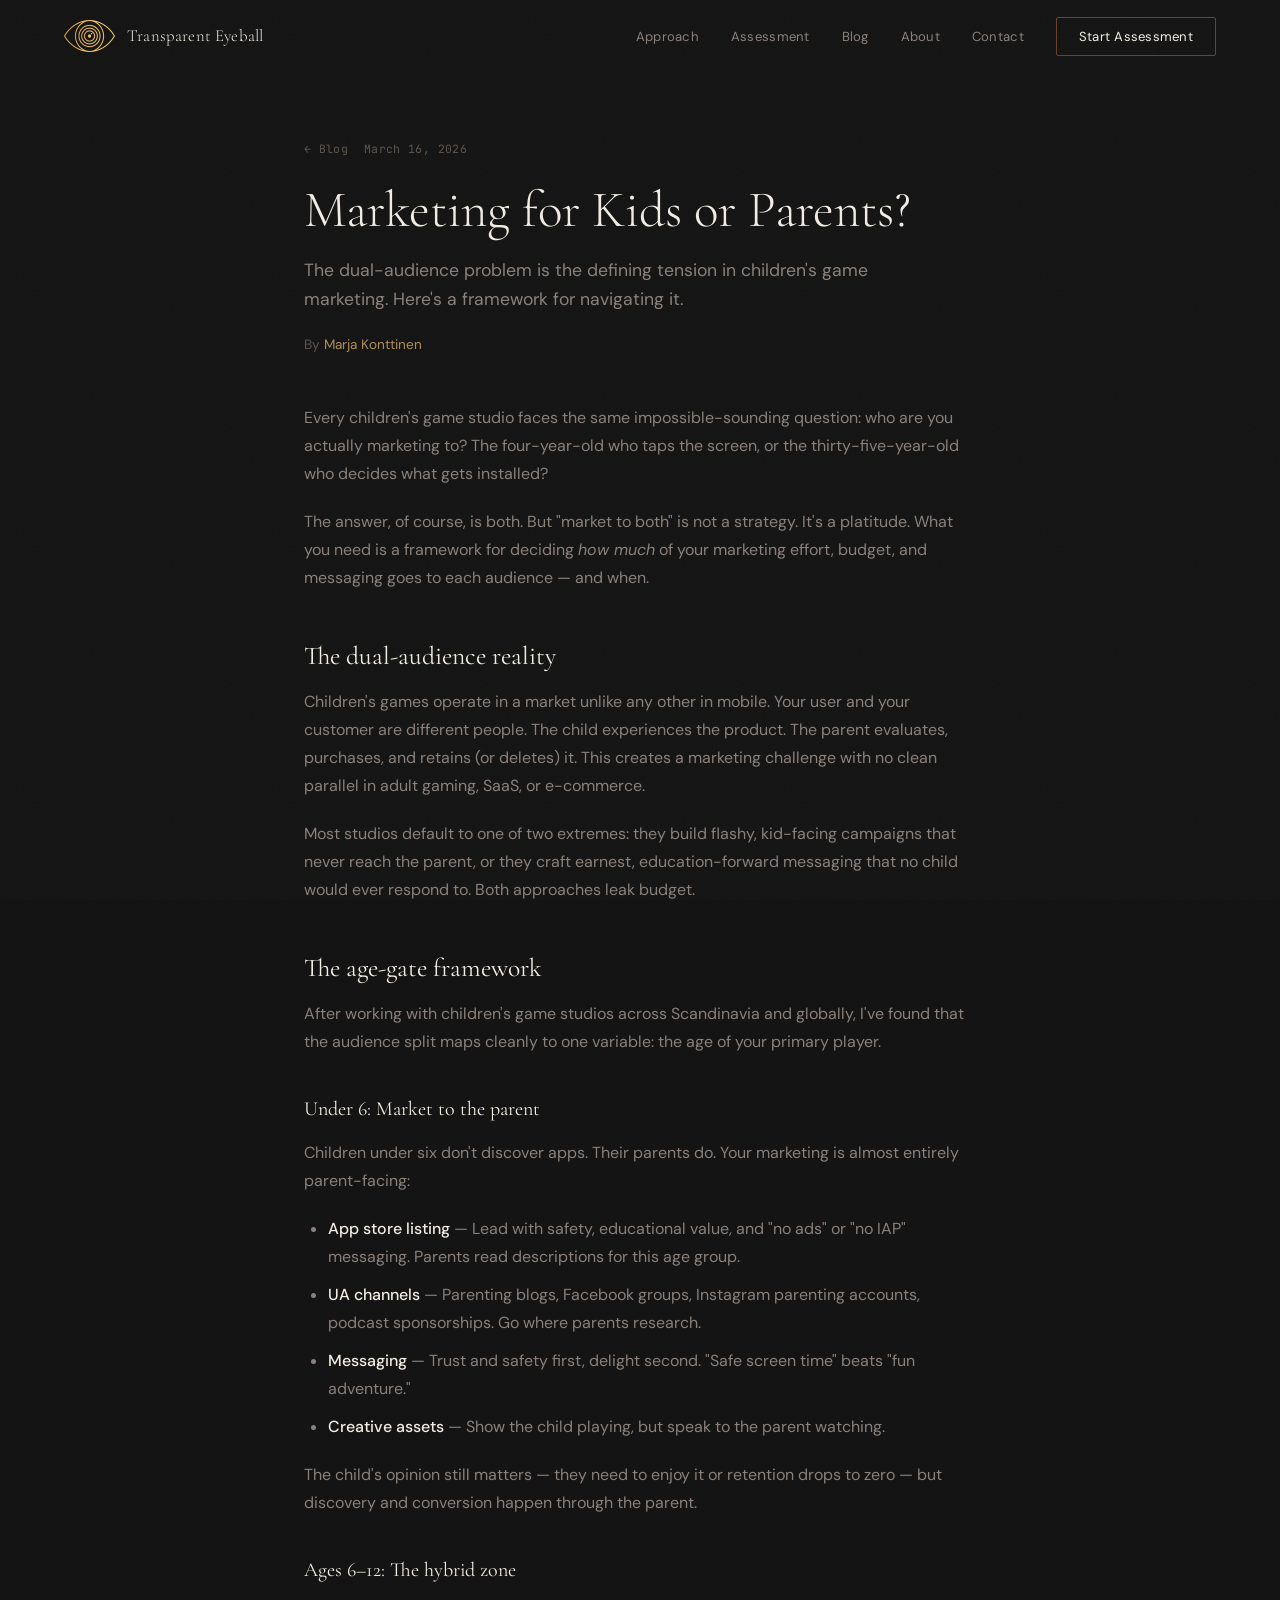
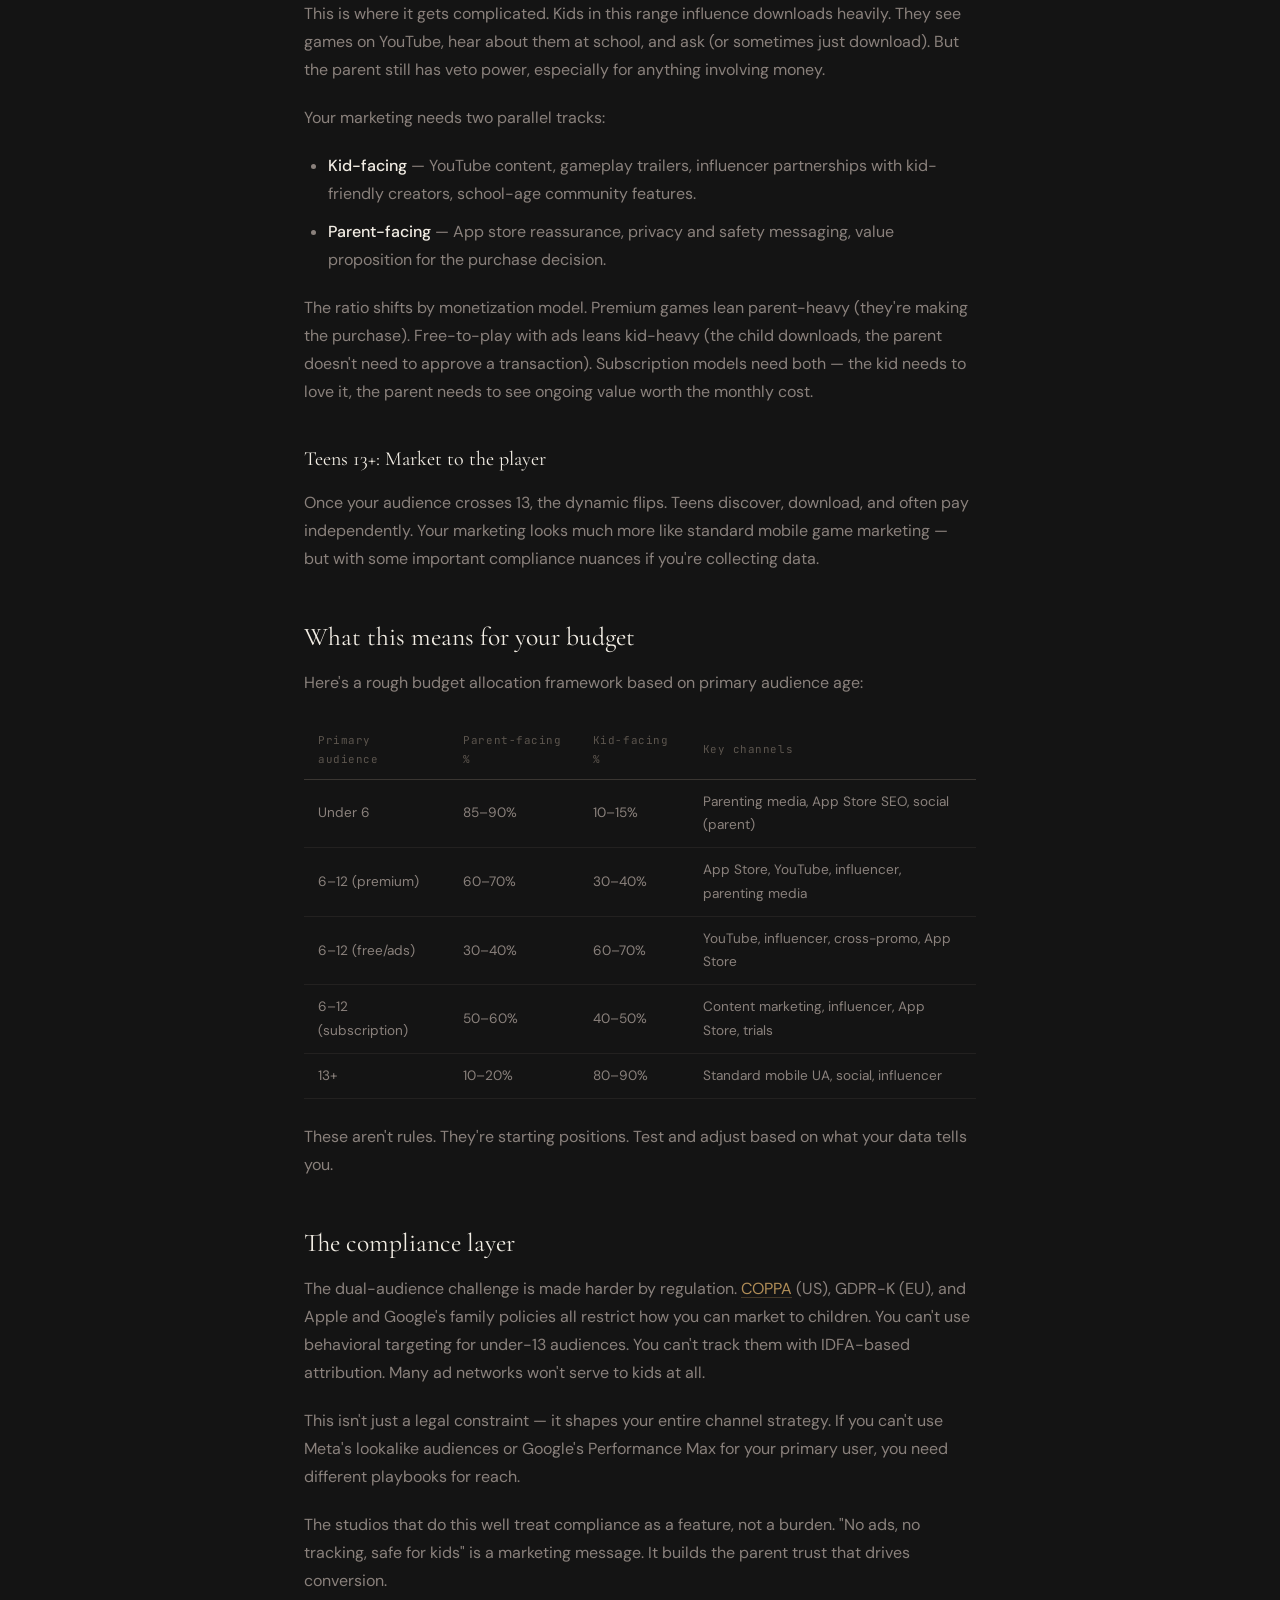
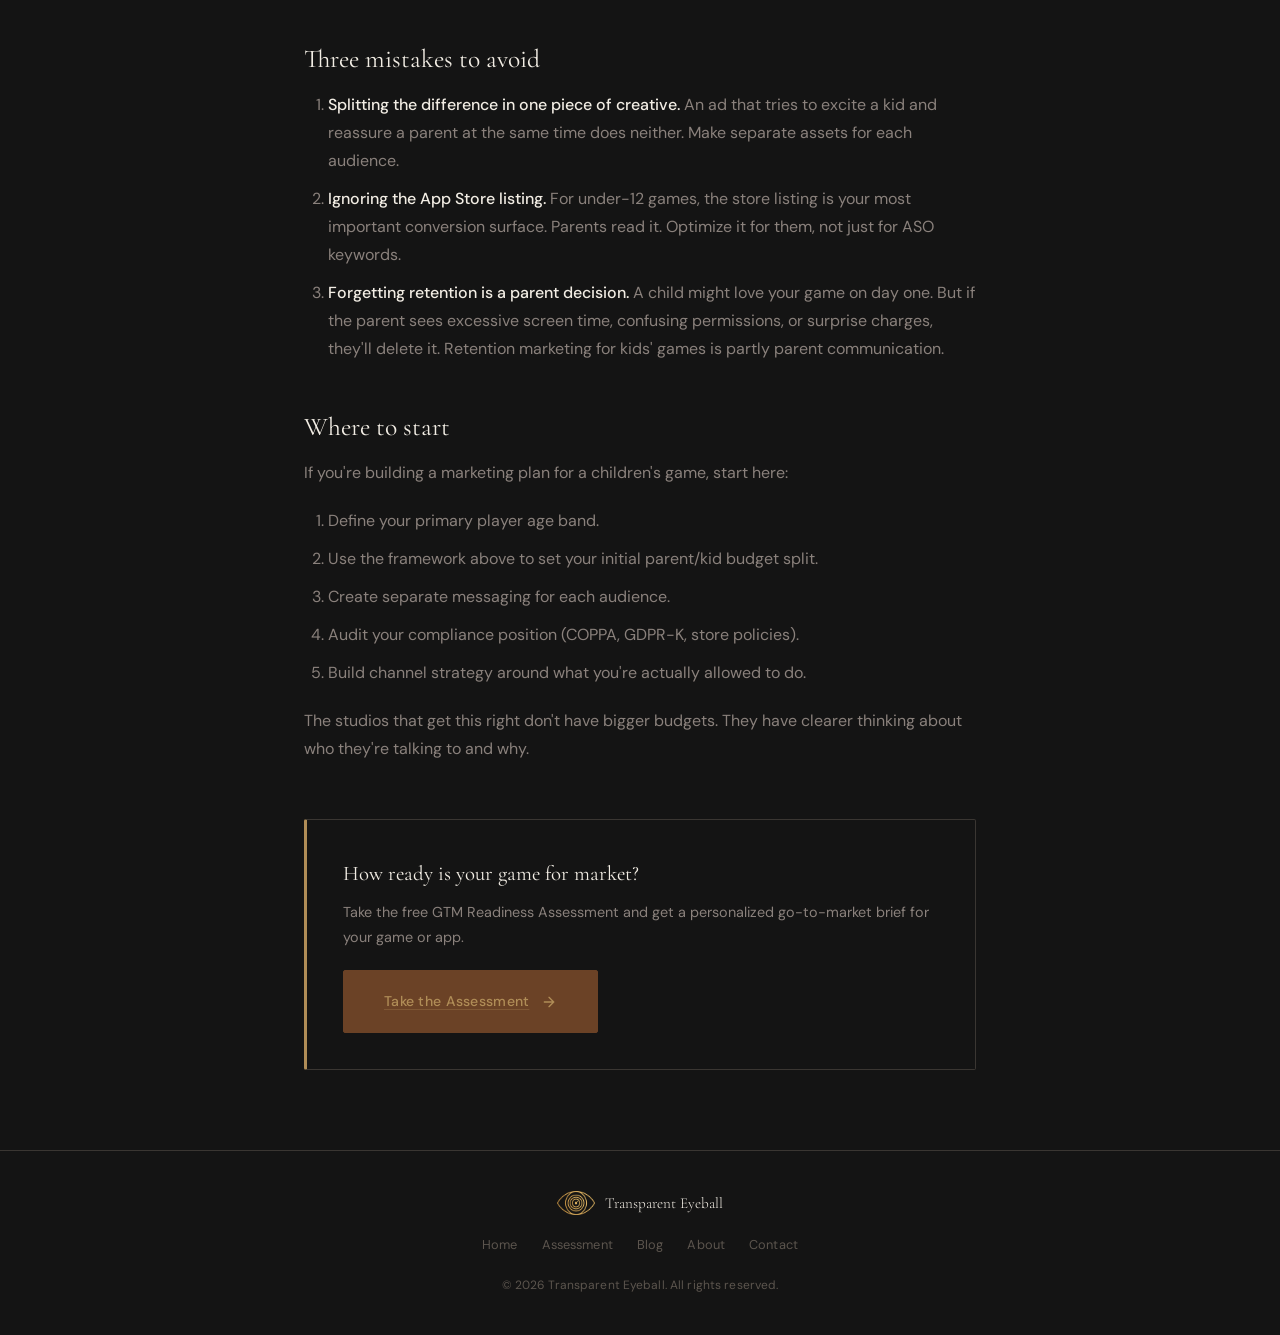
<file: blog/marketing-kids-or-parents/index.html>
<!DOCTYPE html>
<html lang="en">
<head>
<meta charset="UTF-8">
<meta name="viewport" content="width=device-width, initial-scale=1.0">
<title>Marketing for Kids or Parents? A Framework for Children's Game Studios — Transparent Eyeball</title>
<meta name="description" content="The defining question for every children's game studio: should you market to the kids who play, or the parents who pay? A practical dual-audience framework.">
<link rel="canonical" href="https://www.transparenteyeball.fi/blog/marketing-kids-or-parents/">

<!-- Open Graph -->
<meta property="og:title" content="Marketing for Kids or Parents? A Framework for Children's Game Studios">
<meta property="og:description" content="The defining question for every children's game studio: should you market to the kids who play, or the parents who pay?">
<meta property="og:url" content="https://www.transparenteyeball.fi/blog/marketing-kids-or-parents/">
<meta property="og:type" content="article">
<meta property="og:site_name" content="Transparent Eyeball">
<meta property="article:published_time" content="2026-03-16">
<meta property="article:author" content="Marja Konttinen">

<!-- Twitter Card -->
<meta name="twitter:card" content="summary">
<meta name="twitter:title" content="Marketing for Kids or Parents? A Framework for Children's Game Studios">
<meta name="twitter:description" content="The defining question for every children's game studio: should you market to the kids who play, or the parents who pay?">

<!-- Fonts -->
<link rel="preconnect" href="https://fonts.googleapis.com">
<link rel="preconnect" href="https://fonts.gstatic.com" crossorigin>
<link href="https://fonts.googleapis.com/css2?family=Cormorant+Garamond:ital,wght@0,300;0,400;0,500;1,300;1,400&family=Cormorant+SC:wght@400;500;600&family=DM+Sans:opsz,wght@9..40,300;9..40,400;9..40,500&family=JetBrains+Mono:wght@300;400&display=swap" rel="stylesheet">

<!-- Styles -->
<link rel="stylesheet" href="../../styles.css">

<!-- Google Analytics -->
<script async src="https://www.googletagmanager.com/gtag/js?id=G-5J9WYGREJ5"></script>
<script>
  window.dataLayer = window.dataLayer || [];
  function gtag(){dataLayer.push(arguments);}
  gtag('js', new Date());
  gtag('config', 'G-5J9WYGREJ5');
</script>

<!-- JSON-LD Article -->
<script type="application/ld+json">
{
  "@context": "https://schema.org",
  "@type": "Article",
  "headline": "Marketing for Kids or Parents? A Framework for Children's Game Studios",
  "description": "The defining question for every children's game studio: should you market to the kids who play, or the parents who pay?",
  "author": {
    "@type": "Person",
    "name": "Marja Konttinen",
    "jobTitle": "Founder & Senior Marketing Strategist",
    "url": "https://www.transparenteyeball.fi/#about"
  },
  "publisher": {
    "@type": "Organization",
    "name": "Transparent Eyeball",
    "url": "https://www.transparenteyeball.fi"
  },
  "datePublished": "2026-03-16",
  "mainEntityOfPage": "https://www.transparenteyeball.fi/blog/marketing-kids-or-parents/",
  "articleSection": "Kids Game Marketing"
}
</script>
</head>
<body>

<!-- ===== NAVIGATION ===== -->
<nav id="navbar">
  <div class="container">
    <a href="/" class="nav-logo">
      <img src="/logo-eye-new.png" alt="Transparent Eyeball" style="height:32px;width:auto;">
      <span>Transparent Eyeball</span>
    </a>
    <ul class="nav-links">
      <li><a href="/#approach">Approach</a></li>
      <li><a href="/assessment/">Assessment</a></li>
      <li><a href="/blog/">Blog</a></li>
      <li><a href="/#about">About</a></li>
      <li><a href="/#contact">Contact</a></li>
      <li><a href="/assessment/" class="nav-cta">Start Assessment</a></li>
    </ul>
    <button class="mobile-menu-btn" onclick="toggleMobileNav()" aria-label="Menu">
      <span></span><span></span><span></span>
    </button>
  </div>
</nav>

<!-- Mobile Nav -->
<div class="mobile-nav" id="mobileNav">
  <button class="mobile-nav-close" onclick="toggleMobileNav()">&times;</button>
  <a href="/#approach" onclick="toggleMobileNav()">Approach</a>
  <a href="/assessment/" onclick="toggleMobileNav()">Assessment</a>
  <a href="/blog/" onclick="toggleMobileNav()">Blog</a>
  <a href="/#about" onclick="toggleMobileNav()">About</a>
  <a href="/#contact" onclick="toggleMobileNav()">Contact</a>
  <a href="/assessment/" class="nav-cta" onclick="toggleMobileNav()" style="margin-top:16px;">Start Assessment</a>
</div>

<!-- ===== ARTICLE ===== -->
<article class="blog-article">
  <div class="container" style="max-width: 720px;">

    <header class="article-header fade-in">
      <div class="article-meta">
        <a href="/blog/" class="article-back">&larr; Blog</a>
        <time datetime="2026-03-16">March 16, 2026</time>
      </div>
      <h1>Marketing for Kids or Parents?</h1>
      <p class="article-subtitle">The dual-audience problem is the defining tension in children's game marketing. Here's a framework for navigating it.</p>
      <div class="article-author">
        <span>By <a href="/#about">Marja Konttinen</a></span>
      </div>
    </header>

    <div class="article-body fade-in">

      <p>Every children's game studio faces the same impossible-sounding question: who are you actually marketing to? The four-year-old who taps the screen, or the thirty-five-year-old who decides what gets installed?</p>

      <p>The answer, of course, is both. But "market to both" is not a strategy. It's a platitude. What you need is a framework for deciding <em>how much</em> of your marketing effort, budget, and messaging goes to each audience &mdash; and when.</p>

      <h2>The dual-audience reality</h2>

      <p>Children's games operate in a market unlike any other in mobile. Your user and your customer are different people. The child experiences the product. The parent evaluates, purchases, and retains (or deletes) it. This creates a marketing challenge with no clean parallel in adult gaming, SaaS, or e-commerce.</p>

      <p>Most studios default to one of two extremes: they build flashy, kid-facing campaigns that never reach the parent, or they craft earnest, education-forward messaging that no child would ever respond to. Both approaches leak budget.</p>

      <h2>The age-gate framework</h2>

      <p>After working with children's game studios across Scandinavia and globally, I've found that the audience split maps cleanly to one variable: the age of your primary player.</p>

      <h3>Under 6: Market to the parent</h3>

      <p>Children under six don't discover apps. Their parents do. Your marketing is almost entirely parent-facing:</p>

      <ul>
        <li><strong>App store listing</strong> &mdash; Lead with safety, educational value, and "no ads" or "no IAP" messaging. Parents read descriptions for this age group.</li>
        <li><strong>UA channels</strong> &mdash; Parenting blogs, Facebook groups, Instagram parenting accounts, podcast sponsorships. Go where parents research.</li>
        <li><strong>Messaging</strong> &mdash; Trust and safety first, delight second. "Safe screen time" beats "fun adventure."</li>
        <li><strong>Creative assets</strong> &mdash; Show the child playing, but speak to the parent watching.</li>
      </ul>

      <p>The child's opinion still matters &mdash; they need to enjoy it or retention drops to zero &mdash; but discovery and conversion happen through the parent.</p>

      <h3>Ages 6&ndash;12: The hybrid zone</h3>

      <p>This is where it gets complicated. Kids in this range influence downloads heavily. They see games on YouTube, hear about them at school, and ask (or sometimes just download). But the parent still has veto power, especially for anything involving money.</p>

      <p>Your marketing needs two parallel tracks:</p>

      <ul>
        <li><strong>Kid-facing</strong> &mdash; YouTube content, gameplay trailers, influencer partnerships with kid-friendly creators, school-age community features.</li>
        <li><strong>Parent-facing</strong> &mdash; App store reassurance, privacy and safety messaging, value proposition for the purchase decision.</li>
      </ul>

      <p>The ratio shifts by monetization model. Premium games lean parent-heavy (they're making the purchase). Free-to-play with ads leans kid-heavy (the child downloads, the parent doesn't need to approve a transaction). Subscription models need both &mdash; the kid needs to love it, the parent needs to see ongoing value worth the monthly cost.</p>

      <h3>Teens 13+: Market to the player</h3>

      <p>Once your audience crosses 13, the dynamic flips. Teens discover, download, and often pay independently. Your marketing looks much more like standard mobile game marketing &mdash; but with some important compliance nuances if you're collecting data.</p>

      <h2>What this means for your budget</h2>

      <p>Here's a rough budget allocation framework based on primary audience age:</p>

      <div class="article-table-wrap">
        <table class="article-table">
          <thead>
            <tr><th>Primary audience</th><th>Parent-facing %</th><th>Kid-facing %</th><th>Key channels</th></tr>
          </thead>
          <tbody>
            <tr><td>Under 6</td><td>85&ndash;90%</td><td>10&ndash;15%</td><td>Parenting media, App Store SEO, social (parent)</td></tr>
            <tr><td>6&ndash;12 (premium)</td><td>60&ndash;70%</td><td>30&ndash;40%</td><td>App Store, YouTube, influencer, parenting media</td></tr>
            <tr><td>6&ndash;12 (free/ads)</td><td>30&ndash;40%</td><td>60&ndash;70%</td><td>YouTube, influencer, cross-promo, App Store</td></tr>
            <tr><td>6&ndash;12 (subscription)</td><td>50&ndash;60%</td><td>40&ndash;50%</td><td>Content marketing, influencer, App Store, trials</td></tr>
            <tr><td>13+</td><td>10&ndash;20%</td><td>80&ndash;90%</td><td>Standard mobile UA, social, influencer</td></tr>
          </tbody>
        </table>
      </div>

      <p>These aren't rules. They're starting positions. Test and adjust based on what your data tells you.</p>

      <h2>The compliance layer</h2>

      <p>The dual-audience challenge is made harder by regulation. <a href="/blog/kids-game-soft-launch-checklist/">COPPA</a> (US), GDPR-K (EU), and Apple and Google's family policies all restrict how you can market to children. You can't use behavioral targeting for under-13 audiences. You can't track them with IDFA-based attribution. Many ad networks won't serve to kids at all.</p>

      <p>This isn't just a legal constraint &mdash; it shapes your entire channel strategy. If you can't use Meta's lookalike audiences or Google's Performance Max for your primary user, you need different playbooks for reach.</p>

      <p>The studios that do this well treat compliance as a feature, not a burden. "No ads, no tracking, safe for kids" is a marketing message. It builds the parent trust that drives conversion.</p>

      <h2>Three mistakes to avoid</h2>

      <ol>
        <li><strong>Splitting the difference in one piece of creative.</strong> An ad that tries to excite a kid and reassure a parent at the same time does neither. Make separate assets for each audience.</li>
        <li><strong>Ignoring the App Store listing.</strong> For under-12 games, the store listing is your most important conversion surface. Parents read it. Optimize it for them, not just for ASO keywords.</li>
        <li><strong>Forgetting retention is a parent decision.</strong> A child might love your game on day one. But if the parent sees excessive screen time, confusing permissions, or surprise charges, they'll delete it. Retention marketing for kids' games is partly parent communication.</li>
      </ol>

      <h2>Where to start</h2>

      <p>If you're building a marketing plan for a children's game, start here:</p>

      <ol>
        <li>Define your primary player age band.</li>
        <li>Use the framework above to set your initial parent/kid budget split.</li>
        <li>Create separate messaging for each audience.</li>
        <li>Audit your compliance position (COPPA, GDPR-K, store policies).</li>
        <li>Build channel strategy around what you're actually allowed to do.</li>
      </ol>

      <p>The studios that get this right don't have bigger budgets. They have clearer thinking about who they're talking to and why.</p>

      <div class="article-cta">
        <h3>How ready is your game for market?</h3>
        <p>Take the free GTM Readiness Assessment and get a personalized go-to-market brief for your game or app.</p>
        <a href="/assessment/" class="hero-cta" style="opacity:1;">
          Take the Assessment
          <svg width="14" height="14" viewBox="0 0 24 24" fill="none" stroke="currentColor" stroke-width="2" stroke-linecap="round"><path d="M5 12h14M12 5l7 7-7 7"/></svg>
        </a>
      </div>

    </div>

  </div>
</article>

<!-- ===== FOOTER ===== -->
<footer>
  <div class="container">
    <div class="footer-content">
      <div class="footer-logo">
        <img src="/logo-eye-new.png" alt="Transparent Eyeball" style="height:24px;width:auto;">
        <span>Transparent Eyeball</span>
      </div>
      <div class="footer-links">
        <a href="/">Home</a>
        <a href="/assessment/">Assessment</a>
        <a href="/blog/">Blog</a>
        <a href="/#about">About</a>
        <a href="/#contact">Contact</a>
      </div>
      <p class="footer-copy">&copy; 2026 Transparent Eyeball. All rights reserved.</p>
    </div>
  </div>
</footer>

<!-- Scripts -->
<script src="/scripts/main.js"></script>
</body>
</html>
</file>
<file: styles.css>
/* ===== RESET & BASE ===== */
*, *::before, *::after { margin: 0; padding: 0; box-sizing: border-box; }

:root {
  --bg-primary: #141414;
  --bg-secondary: #1a1a1a;
  --bg-tertiary: #222222;
  --bg-card: #1e1e1e;
  --text-primary: #f2ede4;
  --text-secondary: #8a817c;
  --text-muted: #5c554e;
  --accent: #b08d57;
  --accent-dim: rgba(176, 141, 87, 0.12);
  --accent-glow: rgba(176, 141, 87, 0.06);
  --border: #3a3632;
  --border-hover: rgba(176, 141, 87, 0.25);
  --umber: #6b4226;
  --walnut: #3d2b1f;
  --font-display: 'Cormorant Garamond', serif;
  --font-label: 'Cormorant SC', serif;
  --font-body: 'DM Sans', sans-serif;
  --font-mono: 'JetBrains Mono', monospace;
  --ease-out: cubic-bezier(0.16, 1, 0.3, 1);
  --ease-in-out: cubic-bezier(0.65, 0, 0.35, 1);
}

html {
  scroll-behavior: smooth;
  font-size: 16px;
  -webkit-font-smoothing: antialiased;
  -moz-osx-font-smoothing: grayscale;
}

body {
  font-family: var(--font-body);
  background: var(--bg-primary);
  color: var(--text-primary);
  line-height: 1.6;
  overflow-x: hidden;
}

/* Subtle noise grain overlay */
body::after {
  content: '';
  position: fixed;
  top: 0;
  left: 0;
  width: 100%;
  height: 100%;
  pointer-events: none;
  z-index: 9999;
  opacity: 0.028;
  background-image: url("data:image/svg+xml,%3Csvg viewBox='0 0 256 256' xmlns='http://www.w3.org/2000/svg'%3E%3Cfilter id='n'%3E%3CfeTurbulence type='fractalNoise' baseFrequency='0.85' numOctaves='4' stitchTiles='stitch'/%3E%3C/filter%3E%3Crect width='100%25' height='100%25' filter='url(%23n)'/%3E%3C/svg%3E");
  background-repeat: repeat;
  background-size: 256px 256px;
}

a { color: inherit; text-decoration: none; }
img { max-width: 100%; display: block; }
button { cursor: pointer; font-family: inherit; border: none; background: none; }
input, textarea, select { font-family: inherit; }

/* Focus-visible for keyboard navigation */
:focus-visible {
  outline: 2px solid var(--accent);
  outline-offset: 3px;
}

/* Pressed state for all interactive elements */
.nav-cta:active,
.btn-next:active,
.btn-download:active,
.btn-secondary:active,
.btn-primary:active,
.btn-outline:active,
.form-submit:active,
.share-btn:active {
  transform: scale(0.97);
  transition-duration: 0.1s;
}

.container {
  max-width: 1200px;
  margin: 0 auto;
  padding: 0 24px;
}

/* ===== NAVIGATION ===== */
nav {
  position: fixed;
  top: 0;
  left: 0;
  right: 0;
  z-index: 1000;
  padding: 20px 0;
  transition: all 0.4s var(--ease-out);
  background: transparent;
}

nav.scrolled {
  background: rgba(14, 12, 10, 0.92);
  backdrop-filter: blur(20px);
  -webkit-backdrop-filter: blur(20px);
  padding: 12px 0;
  border-bottom: 1px solid var(--border);
}

nav .container {
  display: flex;
  justify-content: space-between;
  align-items: center;
}

.nav-logo {
  display: flex;
  align-items: center;
  gap: 12px;
}

.nav-logo svg, .nav-logo img {
  width: 32px;
  height: 32px;
}

.nav-logo span {
  font-family: var(--font-display);
  font-weight: 300;
  font-size: 1.05rem;
  letter-spacing: 0.01em;
}

.nav-links {
  display: flex;
  align-items: center;
  gap: 32px;
  list-style: none;
}

.nav-links a {
  font-family: var(--font-body);
  font-size: 0.82rem;
  font-weight: 400;
  letter-spacing: 0.02em;
  color: var(--text-secondary);
  transition: color 0.2s;
}

.nav-links a:hover { color: var(--text-primary); }

/* Current page indicator */
.nav-links a[aria-current="page"] {
  color: var(--text-primary);
}

.nav-cta {
  background: transparent !important;
  color: var(--text-primary) !important;
  border: 1px solid var(--umber) !important;
  padding: 10px 22px;
  border-radius: 2px;
  font-family: var(--font-body);
  font-weight: 500;
  font-size: 0.78rem;
  letter-spacing: 0.02em;
  text-transform: none;
  transition: all 0.2s;
}

.nav-cta:hover {
  background: var(--umber) !important;
  border-color: var(--umber) !important;
}

.mobile-menu-btn {
  display: none;
  flex-direction: column;
  gap: 5px;
  padding: 4px;
}

.mobile-menu-btn span {
  display: block;
  width: 24px;
  height: 2px;
  background: var(--text-primary);
  transition: all 0.3s;
}

.mobile-nav {
  display: none;
  position: fixed;
  top: 0;
  left: 0;
  right: 0;
  bottom: 0;
  background: rgba(14, 12, 10, 0.98);
  backdrop-filter: blur(20px);
  z-index: 999;
  flex-direction: column;
  justify-content: center;
  align-items: center;
  gap: 32px;
}

.mobile-nav.active { display: flex; }

.mobile-nav a {
  font-family: var(--font-display);
  font-size: 1.8rem;
  font-weight: 300;
  color: var(--text-secondary);
  transition: color 0.2s;
}

.mobile-nav a:hover { color: var(--text-primary); }

.mobile-nav-close {
  position: absolute;
  top: 24px;
  right: 24px;
  color: var(--text-primary);
  font-size: 1.5rem;
  background: none;
  border: none;
}

/* ===== HERO ===== */
.hero {
  min-height: 100dvh;
  display: flex;
  flex-direction: column;
  justify-content: center;
  padding: 140px 24px 100px;
  position: relative;
  overflow: hidden;
  max-width: 1200px;
  margin: 0 auto;
}

.hero::before {
  content: '';
  position: absolute;
  top: -20%;
  right: -10%;
  width: 700px;
  height: 700px;
  background: radial-gradient(circle, rgba(176, 141, 87, 0.05) 0%, transparent 65%);
  pointer-events: none;
}

.hero-logo {
  margin-bottom: 48px;
  opacity: 0;
  animation: fadeUp 0.8s var(--ease-out) 0.2s forwards;
}

.hero-logo svg, .hero-logo img {
  width: 120px;
  height: auto;
}

.hero h1 {
  font-family: var(--font-display);
  font-size: clamp(2.4rem, 5vw, 3.8rem);
  font-weight: 300;
  letter-spacing: -0.025em;
  line-height: 1.08;
  margin-bottom: 16px;
  max-width: 16ch;
  text-wrap: balance;
  opacity: 0;
  animation: fadeUp 0.8s var(--ease-out) 0.35s forwards;
}

.hero-tagline {
  font-family: var(--font-display);
  font-style: italic;
  font-size: clamp(1.05rem, 2vw, 1.35rem);
  color: var(--text-secondary);
  font-weight: 300;
  margin-bottom: 28px;
  letter-spacing: 0.01em;
  max-width: 36ch;
  opacity: 0;
  animation: fadeUp 0.8s var(--ease-out) 0.5s forwards;
}

.hero-description {
  max-width: 520px;
  color: var(--text-secondary);
  font-size: 1.05rem;
  line-height: 1.75;
  margin-bottom: 48px;
  opacity: 0;
  animation: fadeUp 0.8s var(--ease-out) 0.65s forwards;
}

.hero-cta {
  display: inline-flex;
  align-items: center;
  align-self: flex-start;
  gap: 12px;
  background: var(--umber);
  color: var(--text-primary);
  border: 1px solid var(--umber);
  padding: 18px 40px;
  border-radius: 2px;
  font-family: var(--font-body);
  font-weight: 500;
  font-size: 0.88rem;
  letter-spacing: 0.02em;
  text-transform: none;
  transition: all 0.3s var(--ease-out);
  opacity: 0;
  animation: fadeUp 0.8s var(--ease-out) 0.8s forwards;
}

.hero-cta:hover {
  background: transparent;
  border-color: var(--umber);
}

.hero-cta:active {
  transform: scale(0.97);
}

.hero-cta svg {
  width: 16px;
  height: 16px;
  transition: transform 0.3s;
}

.hero-cta:hover svg {
  transform: translateX(3px);
}

/* ===== SECTION COMMON ===== */
section {
  padding: 120px 0;
}

.section-label {
  font-family: var(--font-display);
  font-size: 0.95rem;
  font-weight: 400;
  font-style: italic;
  letter-spacing: 0.01em;
  color: var(--accent);
  margin-bottom: 12px;
}

.section-title {
  font-family: var(--font-display);
  font-size: clamp(2.2rem, 4.5vw, 3.6rem);
  font-weight: 300;
  letter-spacing: -0.02em;
  line-height: 1.1;
  margin-bottom: 20px;
  text-wrap: balance;
}

.section-subtitle {
  color: var(--text-secondary);
  font-size: 1.05rem;
  font-weight: 300;
  line-height: 1.75;
  max-width: 560px;
}

/* ===== APPROACH SECTION ===== */
.approach {
  background: var(--bg-secondary);
  border-top: 1px solid var(--border);
  border-bottom: 1px solid var(--border);
}

.approach-header {
  margin-bottom: 72px;
  max-width: 640px;
}

.approach-header .section-subtitle {
  /* left-aligned naturally */
}

.continuum {
  position: relative;
  margin-bottom: 56px;
  padding: 28px 0;
  border-top: 1px solid var(--border);
  border-bottom: 1px solid var(--border);
}

.continuum-line {
  display: flex;
  align-items: center;
  justify-content: space-between;
  position: relative;
  gap: 8px;
}

.continuum-line::before {
  display: none;
}

.continuum-node {
  position: relative;
  z-index: 1;
  display: flex;
  align-items: center;
  gap: 10px;
}

.continuum-dot {
  width: 6px;
  height: 6px;
  border-radius: 50%;
  background: var(--accent);
  flex-shrink: 0;
}

.continuum-label {
  font-family: var(--font-display);
  font-size: 0.85rem;
  font-weight: 400;
  font-style: italic;
  letter-spacing: 0;
  text-transform: none;
  text-align: left;
  white-space: nowrap;
  color: var(--text-secondary);
}

.capabilities-grid {
  display: grid;
  grid-template-columns: repeat(2, 1fr);
  gap: 20px;
}

.capability-card {
  background: var(--bg-tertiary);
  border: 1px solid var(--border);
  border-radius: 8px;
  padding: 36px 28px;
  transition: border-color 0.3s, box-shadow 0.3s;
  position: relative;
  overflow: hidden;
}

.capability-card:last-child {
  grid-column: 1 / -1;
}

.capability-card::before {
  content: '';
  position: absolute;
  top: 0;
  left: 0;
  right: 0;
  height: 1px;
  background: linear-gradient(90deg, transparent, var(--accent), transparent);
  opacity: 0;
  transition: opacity 0.4s;
}

.capability-card:hover {
  border-color: rgba(176, 141, 87, 0.2);
  box-shadow: 0 8px 40px rgba(176, 141, 87, 0.04), 0 0 0 1px rgba(176, 141, 87, 0.08);
}

.capability-card:hover::before { opacity: 1; }

.capability-icon {
  width: 36px;
  height: 36px;
  border-radius: 50%;
  background: transparent;
  border: 1px solid var(--border-hover);
  display: flex;
  align-items: center;
  justify-content: center;
  margin-bottom: 20px;
  color: var(--accent);
}

.capability-card h3 {
  font-family: var(--font-display);
  font-size: 1.25rem;
  font-weight: 500;
  margin-bottom: 8px;
  letter-spacing: -0.01em;
}

.capability-card p {
  font-size: 0.88rem;
  color: var(--text-secondary);
  line-height: 1.65;
  max-width: 42ch;
}

.integrated-callout {
  margin-top: 56px;
  background: transparent;
  border-left: 2px solid var(--accent);
  border-radius: 0;
  padding: 24px 0 24px 32px;
  display: flex;
  align-items: flex-start;
  gap: 20px;
}

.integrated-callout-icon {
  flex-shrink: 0;
  width: 40px;
  height: 40px;
  border-radius: 50%;
  background: transparent;
  border: 1px solid var(--border-hover);
  display: flex;
  align-items: center;
  justify-content: center;
  color: var(--accent);
}

.integrated-callout h3 {
  font-family: var(--font-display);
  font-size: 1.15rem;
  font-weight: 500;
  margin-bottom: 6px;
}

.integrated-callout p {
  color: var(--text-secondary);
  font-size: 0.92rem;
  line-height: 1.7;
}

/* ===== ASSESSMENT SECTION ===== */
.assessment {
  position: relative;
}

.assessment::before {
  content: '';
  position: absolute;
  top: 0;
  left: 50%;
  transform: translateX(-50%);
  width: 600px;
  height: 600px;
  background: radial-gradient(circle, var(--accent-glow) 0%, transparent 70%);
  pointer-events: none;
}

.assessment-header {
  text-align: center;
  margin-bottom: 48px;
  position: relative;
}

.assessment-header .section-subtitle {
  margin: 0 auto;
}

.assessment-container {
  max-width: 720px;
  margin: 0 auto;
  position: relative;
}

.progress-bar {
  height: 3px;
  background: var(--bg-tertiary);
  border-radius: 3px;
  margin-bottom: 40px;
  overflow: hidden;
}

.progress-fill {
  height: 100%;
  background: var(--accent);
  border-radius: 3px;
  transition: width 0.5s var(--ease-out);
  width: 0%;
}

.step-indicator {
  display: flex;
  align-items: center;
  gap: 8px;
  margin-bottom: 32px;
}

.step-count {
  font-size: 0.8rem;
  color: var(--text-muted);
  font-weight: 500;
}

.assessment-card {
  background: var(--bg-tertiary);
  border: 1px solid var(--border);
  border-radius: 6px;
  padding: 48px 40px;
  min-height: 400px;
  display: flex;
  flex-direction: column;
}

.assessment-question {
  font-family: var(--font-display);
  font-size: 1.6rem;
  font-weight: 500;
  margin-bottom: 8px;
  letter-spacing: 0;
}

.assessment-hint {
  color: var(--text-muted);
  font-size: 0.9rem;
  margin-bottom: 28px;
}

.options-grid {
  display: grid;
  gap: 10px;
  flex: 1;
}

.options-grid.two-col {
  grid-template-columns: 1fr 1fr;
}

.option-item {
  display: flex;
  align-items: center;
  gap: 14px;
  padding: 16px 20px;
  border: 1px solid var(--border);
  border-radius: 6px;
  cursor: pointer;
  transition: all 0.2s;
  user-select: none;
}

.option-item:hover {
  border-color: var(--border-hover);
  background: rgba(255, 255, 255, 0.02);
}

.option-item.selected {
  border-color: var(--accent);
  background: var(--accent-dim);
}

.option-item input {
  display: none;
}

.option-check {
  width: 20px;
  height: 20px;
  border-radius: 50%;
  border: 2px solid var(--text-muted);
  flex-shrink: 0;
  display: flex;
  align-items: center;
  justify-content: center;
  transition: all 0.2s;
}

.option-item.checkbox .option-check {
  border-radius: 4px;
}

.option-item.selected .option-check {
  border-color: var(--accent);
  background: var(--accent);
}

.option-check-inner {
  width: 8px;
  height: 8px;
  border-radius: 50%;
  background: var(--bg-primary);
  opacity: 0;
  transition: opacity 0.2s;
}

.option-item.checkbox .option-check-inner {
  border-radius: 1px;
  width: 10px;
  height: 10px;
  background: none;
}

.option-item.selected .option-check-inner {
  opacity: 1;
}

.option-text {
  display: flex;
  flex-direction: column;
}

.option-label {
  font-weight: 500;
  font-size: 0.95rem;
}

.option-desc {
  font-size: 0.8rem;
  color: var(--text-muted);
  margin-top: 2px;
}

.select-wrapper {
  position: relative;
}

.styled-select {
  width: 100%;
  padding: 16px 20px;
  border: 1px solid var(--border);
  border-radius: 6px;
  background: var(--bg-tertiary);
  color: var(--text-primary);
  font-size: 1rem;
  appearance: none;
  cursor: pointer;
  transition: all 0.2s;
}

.styled-select:focus {
  outline: none;
  border-color: var(--accent);
}

.select-wrapper::after {
  content: '';
  position: absolute;
  right: 20px;
  top: 50%;
  transform: translateY(-50%);
  width: 0;
  height: 0;
  border-left: 5px solid transparent;
  border-right: 5px solid transparent;
  border-top: 5px solid var(--text-muted);
  pointer-events: none;
}

.styled-textarea {
  width: 100%;
  padding: 16px 20px;
  border: 1px solid var(--border);
  border-radius: 6px;
  background: var(--bg-tertiary);
  color: var(--text-primary);
  font-size: 1rem;
  resize: vertical;
  min-height: 100px;
  transition: all 0.2s;
}

.styled-textarea:focus {
  outline: none;
  border-color: var(--accent);
}

.assessment-nav {
  display: flex;
  justify-content: space-between;
  align-items: center;
  margin-top: 32px;
  padding-top: 24px;
  border-top: 1px solid var(--border);
}

.btn-back {
  color: var(--text-muted);
  font-size: 0.9rem;
  font-weight: 500;
  display: flex;
  align-items: center;
  gap: 6px;
  transition: color 0.2s;
  padding: 10px 0;
}

.btn-back:hover { color: var(--text-primary); }

.btn-next {
  background: var(--accent);
  color: var(--bg-primary);
  padding: 14px 28px;
  border-radius: 2px;
  font-family: var(--font-body);
  font-weight: 500;
  font-size: 0.85rem;
  letter-spacing: 0.01em;
  display: flex;
  align-items: center;
  gap: 8px;
  transition: all 0.2s;
}

.btn-next:hover {
  opacity: 0.9;
}

.btn-next:disabled {
  opacity: 0.4;
  cursor: not-allowed;
  transform: none;
  box-shadow: none;
}

.btn-next svg, .btn-back svg {
  width: 16px;
  height: 16px;
}

/* ===== RESULTS ===== */
.results-container {
  max-width: 800px;
  margin: 0 auto;
  display: none;
}

.results-container.active { display: block; }

.results-header {
  text-align: center;
  margin-bottom: 48px;
}

.results-header h2 {
  font-family: var(--font-display);
  font-size: 2.2rem;
  font-weight: 300;
  margin-bottom: 8px;
}

.results-header p {
  color: var(--text-secondary);
}

.readiness-score {
  display: flex;
  align-items: center;
  justify-content: center;
  gap: 32px;
  margin-bottom: 48px;
  padding: 32px;
  background: var(--bg-card);
  border: 1px solid var(--border);
  border-radius: 6px;
}

.score-circle {
  width: 120px;
  height: 120px;
  position: relative;
}

.score-circle svg {
  width: 120px;
  height: 120px;
  transform: rotate(-90deg);
}

.score-circle-bg {
  fill: none;
  stroke: var(--bg-tertiary);
  stroke-width: 6;
}

.score-circle-fill {
  fill: none;
  stroke: var(--accent);
  stroke-width: 6;
  stroke-linecap: round;
  stroke-dasharray: 326.7;
  stroke-dashoffset: 326.7;
  transition: stroke-dashoffset 1.5s var(--ease-out);
}

.score-number {
  position: absolute;
  top: 50%;
  left: 50%;
  transform: translate(-50%, -50%);
  font-family: var(--font-display);
  font-size: 2rem;
  font-weight: 300;
}

.score-details h3 {
  font-family: var(--font-display);
  font-size: 1.35rem;
  font-weight: 500;
  margin-bottom: 4px;
}

.score-details p {
  color: var(--text-secondary);
  font-size: 0.95rem;
}

.results-section {
  margin-bottom: 32px;
}

.results-section-title {
  font-family: var(--font-display);
  font-size: 1.25rem;
  font-weight: 500;
  margin-bottom: 16px;
  display: flex;
  align-items: center;
  gap: 10px;
}

.results-section-title span {
  color: var(--accent);
}

.roadmap-list {
  list-style: none;
}

.roadmap-item {
  display: flex;
  gap: 16px;
  padding: 16px 20px;
  background: var(--bg-card);
  border: 1px solid var(--border);
  border-radius: 6px;
  margin-bottom: 10px;
}

.roadmap-phase {
  font-family: var(--font-label);
  font-weight: 500;
  font-size: 0.7rem;
  letter-spacing: 0.1em;
  color: var(--accent);
  white-space: nowrap;
  padding-top: 2px;
  min-width: 80px;
}

.roadmap-content h4 {
  font-weight: 600;
  font-size: 0.95rem;
  margin-bottom: 2px;
}

.roadmap-content p {
  font-size: 0.85rem;
  color: var(--text-secondary);
}

.roadmap-categories {
  display: flex;
  flex-wrap: wrap;
  gap: 6px;
  margin-top: 8px;
}

.category-badge {
  display: inline-block;
  font-family: var(--font-mono);
  font-size: 0.65rem;
  letter-spacing: 0.04em;
  padding: 3px 10px;
  border-radius: 3px;
  background: var(--accent-dim);
  color: var(--accent);
  border: 1px solid var(--border-hover);
  text-decoration: none;
  transition: background 0.2s, color 0.2s;
}

.category-badge:hover {
  background: var(--accent);
  color: var(--bg-primary);
}

.risk-item {
  display: flex;
  align-items: flex-start;
  gap: 12px;
  padding: 14px 20px;
  background: rgba(255, 80, 80, 0.05);
  border: 1px solid rgba(255, 80, 80, 0.1);
  border-radius: 6px;
  margin-bottom: 8px;
}

.risk-icon {
  color: #ff5050;
  font-size: 0.9rem;
  padding-top: 2px;
  flex-shrink: 0;
}

.risk-item p {
  font-size: 0.9rem;
  color: var(--text-secondary);
}

.benchmark-grid {
  display: grid;
  grid-template-columns: repeat(3, 1fr);
  gap: 12px;
}

.benchmark-item {
  padding: 20px;
  background: var(--bg-card);
  border: 1px solid var(--border);
  border-radius: 6px;
  text-align: center;
}

.benchmark-value {
  font-family: var(--font-display);
  font-size: 1.5rem;
  font-weight: 300;
  color: var(--accent);
  margin-bottom: 4px;
}

.benchmark-label {
  font-family: var(--font-label);
  font-size: 0.65rem;
  letter-spacing: 0.1em;
  color: var(--text-muted);
}

.package-card {
  padding: 28px;
  background: var(--bg-card);
  border: 2px solid var(--accent);
  border-radius: 6px;
  position: relative;
  overflow: hidden;
}

.package-card::before {
  content: 'RECOMMENDED';
  position: absolute;
  top: 16px;
  right: -32px;
  background: var(--accent);
  color: var(--bg-primary);
  font-size: 0.65rem;
  font-weight: 600;
  letter-spacing: 0.1em;
  padding: 4px 40px;
  transform: rotate(45deg);
}

.package-card h4 {
  font-family: var(--font-display);
  font-size: 1.3rem;
  font-weight: 500;
  margin-bottom: 8px;
}

.package-card p {
  color: var(--text-secondary);
  font-size: 0.9rem;
  margin-bottom: 16px;
}

.package-priorities {
  list-style: none;
  display: grid;
  gap: 6px;
}

.package-priorities li {
  display: flex;
  align-items: center;
  gap: 8px;
  font-size: 0.9rem;
  color: var(--text-secondary);
}

.package-priorities li::before {
  content: '';
  width: 6px;
  height: 6px;
  border-radius: 50%;
  background: var(--accent);
  flex-shrink: 0;
}

.next-steps-list {
  list-style: none;
  counter-reset: steps;
}

.next-step-item {
  counter-increment: steps;
  display: flex;
  align-items: flex-start;
  gap: 16px;
  padding: 16px 0;
  border-bottom: 1px solid var(--border);
}

.next-step-item:last-child { border-bottom: none; }

.next-step-num {
  font-family: var(--font-display);
  font-weight: 300;
  font-size: 1.5rem;
  color: var(--accent);
  min-width: 32px;
}

.next-step-item h4 {
  font-weight: 600;
  font-size: 0.95rem;
  margin-bottom: 2px;
}

.next-step-item p {
  font-size: 0.85rem;
  color: var(--text-secondary);
}

.results-actions {
  display: flex;
  gap: 16px;
  margin-top: 40px;
  justify-content: center;
  flex-wrap: wrap;
}

.btn-download {
  display: inline-flex;
  align-items: center;
  gap: 10px;
  background: var(--accent);
  color: var(--bg-primary);
  padding: 16px 32px;
  border-radius: 2px;
  font-family: var(--font-body);
  font-weight: 500;
  font-size: 0.85rem;
  letter-spacing: 0.01em;
  transition: all 0.2s;
}

.btn-download:hover {
  opacity: 0.9;
}

.btn-secondary {
  display: inline-flex;
  align-items: center;
  gap: 10px;
  background: transparent;
  color: var(--text-primary);
  padding: 16px 32px;
  border-radius: 2px;
  font-family: var(--font-body);
  font-weight: 500;
  font-size: 0.85rem;
  letter-spacing: 0.01em;
  border: 1px solid var(--border);
  transition: all 0.2s;
}

.btn-secondary:hover {
  border-color: var(--border-hover);
  background: rgba(255, 255, 255, 0.03);
}

/* ===== CLIENTS SECTION ===== */
.clients {
  background: var(--bg-secondary);
  border-top: 1px solid var(--border);
  border-bottom: 1px solid var(--border);
  padding: 80px 0;
}

.clients-header {
  text-align: center;
  margin-bottom: 56px;
}

.clients-header .section-title {
  font-size: clamp(1.6rem, 3vw, 2.4rem);
}

.clients-logos {
  display: flex;
  justify-content: center;
  align-items: center;
  gap: 64px;
  flex-wrap: wrap;
}

.client-logo {
  display: flex;
  flex-direction: column;
  align-items: center;
  gap: 12px;
  opacity: 0.6;
  transition: opacity 0.3s;
}

.client-logo:hover { opacity: 1; }

.client-logo-img {
  height: 48px;
  display: flex;
  align-items: center;
  justify-content: center;
}

.client-logo-img svg {
  height: 48px;
  width: auto;
}

.client-logo span {
  font-size: 0.85rem;
  font-weight: 500;
  color: var(--text-muted);
  letter-spacing: 0.03em;
}

/* ===== ABOUT SECTION ===== */
.about-content {
  display: grid;
  grid-template-columns: 280px 1fr;
  gap: 80px;
  align-items: start;
}

.about-image {
  position: relative;
  margin-top: 48px;
}

.about-image::after {
  content: '';
  position: absolute;
  top: -16px;
  left: -16px;
  right: 16px;
  bottom: 16px;
  border: 1px solid var(--border-hover);
  border-radius: 8px;
  z-index: -1;
}

.about-image-frame {
  aspect-ratio: 3/4;
  background: var(--bg-tertiary);
  border-radius: 8px;
  border: none;
  display: flex;
  align-items: center;
  justify-content: center;
  overflow: hidden;
  position: relative;
}

.about-image-frame img {
  position: relative;
  z-index: 0;
}

.about-image-frame::after {
  content: '';
  position: absolute;
  bottom: 0;
  left: 0;
  right: 0;
  height: 30%;
  background: linear-gradient(transparent, rgba(20, 20, 20, 0.6));
  z-index: 1;
}

.about-initials {
  font-family: var(--font-display);
  font-size: 4rem;
  font-weight: 300;
  color: var(--accent);
  opacity: 0.3;
}

.about-text .section-label { margin-bottom: 10px; }

.about-text h2 {
  font-family: var(--font-display);
  font-size: 2.4rem;
  font-weight: 300;
  letter-spacing: -0.02em;
  margin-bottom: 6px;
}

.about-role {
  font-family: var(--font-display);
  color: var(--accent);
  font-weight: 400;
  font-style: italic;
  font-size: 0.95rem;
  letter-spacing: 0.01em;
  text-transform: none;
  margin-bottom: 28px;
}

.about-bio {
  color: var(--text-secondary);
  font-size: 1rem;
  line-height: 1.8;
}

.about-bio p {
  margin-bottom: 16px;
}

.about-stats {
  display: flex;
  gap: 40px;
  margin-top: 40px;
  padding-top: 32px;
  border-top: 1px solid var(--border);
}

.about-stat {
  padding: 0;
  background: transparent;
  border: none;
  border-radius: 0;
}

.about-stat-value {
  font-family: var(--font-display);
  font-size: 1.8rem;
  font-weight: 300;
  color: var(--accent);
  margin-bottom: 2px;
  line-height: 1.2;
}

.about-stat-label {
  font-size: 0.78rem;
  color: var(--text-muted);
  line-height: 1.4;
}

/* ===== EXPERIENCE ===== */
.experience-section {
  margin-top: 80px;
  padding-top: 60px;
  border-top: 1px solid var(--border);
}

.experience-heading {
  font-family: var(--font-display);
  font-size: clamp(1.4rem, 2.5vw, 1.8rem);
  font-weight: 300;
  letter-spacing: -0.01em;
  margin-bottom: 32px;
}

.experience-intro {
  color: var(--text-secondary);
  font-style: italic;
  margin-bottom: 32px;
  font-size: 1rem;
}

.experience-grid {
  display: grid;
  grid-template-columns: repeat(3, 1fr);
  gap: 24px;
}

.experience-card {
  background: var(--bg-card);
  border: 1px solid var(--border);
  border-radius: 2px;
  padding: 32px 28px;
  transition: border-color 0.3s var(--ease-out);
}

.experience-card:hover {
  border-color: var(--border-hover);
}

.experience-card-header {
  display: flex;
  justify-content: space-between;
  align-items: baseline;
  margin-bottom: 6px;
  gap: 12px;
}

.experience-card-header h4 {
  font-family: var(--font-display);
  font-size: 1.2rem;
  font-weight: 400;
  color: var(--text-primary);
}

.experience-period {
  font-family: var(--font-mono);
  font-size: 0.72rem;
  color: var(--text-muted);
  white-space: nowrap;
}

.experience-role {
  font-family: var(--font-display);
  font-style: italic;
  color: var(--accent);
  font-size: 0.88rem;
  margin-bottom: 14px;
}

.experience-card > p:last-child {
  color: var(--text-secondary);
  font-size: 0.9rem;
  line-height: 1.7;
}

/* Career timeline */
.career-timeline {
  display: flex;
  flex-direction: column;
  gap: 0;
}

.career-entry {
  display: grid;
  grid-template-columns: 260px 1fr;
  gap: 32px;
  padding: 20px 0;
  border-bottom: 1px solid var(--border);
}

.career-entry:first-child {
  padding-top: 0;
}

.career-entry:last-child {
  border-bottom: none;
}

.career-company {
  font-family: var(--font-display);
  font-size: 1.05rem;
  font-weight: 400;
  color: var(--text-primary);
}

.career-detail {
  color: var(--text-secondary);
  font-size: 0.9rem;
  line-height: 1.7;
}

/* ===== CONTACT SECTION ===== */
.contact {
  background: var(--bg-secondary);
  border-top: 1px solid var(--border);
}

.contact-content {
  display: grid;
  grid-template-columns: 1fr 1fr;
  gap: 64px;
  align-items: start;
}

.contact-info h2 {
  font-family: var(--font-display);
  font-size: 2.5rem;
  font-weight: 300;
  letter-spacing: -0.02em;
  margin-bottom: 16px;
  text-wrap: balance;
}

.contact-info p {
  color: var(--text-secondary);
  font-size: 1.05rem;
  line-height: 1.7;
  margin-bottom: 32px;
}

.contact-detail {
  display: flex;
  align-items: center;
  gap: 12px;
  padding: 12px 0;
  color: var(--text-secondary);
}

.contact-detail-icon {
  width: 40px;
  height: 40px;
  border-radius: 4px;
  background: var(--accent-dim);
  display: flex;
  align-items: center;
  justify-content: center;
  color: var(--accent);
  flex-shrink: 0;
}

.contact-form {
  background: var(--bg-tertiary);
  border: 1px solid var(--border);
  border-radius: 8px;
  padding: 40px;
}

.form-group {
  margin-bottom: 20px;
}

.form-label {
  display: block;
  font-size: 0.85rem;
  font-weight: 500;
  margin-bottom: 8px;
  color: var(--text-secondary);
}

.form-input {
  width: 100%;
  padding: 14px 18px;
  border: 1px solid var(--border);
  border-radius: 4px;
  background: var(--bg-tertiary);
  color: var(--text-primary);
  font-size: 0.95rem;
  transition: all 0.2s;
}

.form-input:focus {
  outline: none;
  border-color: var(--accent);
}

.form-input::placeholder {
  color: var(--text-muted);
}

textarea.form-input {
  resize: vertical;
  min-height: 120px;
}

.form-submit {
  width: 100%;
  background: var(--accent);
  color: var(--bg-primary);
  padding: 16px;
  border-radius: 2px;
  font-family: var(--font-body);
  font-weight: 500;
  font-size: 0.88rem;
  letter-spacing: 0.01em;
  transition: all 0.2s;
  display: flex;
  align-items: center;
  justify-content: center;
  gap: 8px;
}

.form-submit:hover {
  opacity: 0.9;
}

/* ===== FOOTER ===== */
footer {
  padding: 40px 0;
  border-top: 1px solid var(--border);
}

.footer-content {
  display: flex;
  flex-direction: column;
  align-items: center;
  gap: 20px;
}

.footer-logo {
  display: flex;
  align-items: center;
  gap: 10px;
}

.footer-logo svg, .footer-logo img {
  width: 24px;
  height: 24px;
}

.footer-logo span {
  font-family: var(--font-display);
  font-weight: 300;
  font-size: 0.95rem;
}

.footer-links {
  display: flex;
  gap: 24px;
}

.footer-links a {
  font-family: var(--font-body);
  font-size: 0.8rem;
  font-weight: 400;
  letter-spacing: 0.01em;
  color: var(--text-muted);
  transition: color 0.2s;
}

.footer-links a:hover {
  color: var(--text-primary);
}

.footer-copy {
  font-size: 0.75rem;
  letter-spacing: 0.01em;
  color: var(--text-muted);
}

/* ===== ANIMATIONS ===== */
@keyframes fadeUp {
  from {
    opacity: 0;
    transform: translateY(24px);
  }
  to {
    opacity: 1;
    transform: translateY(0);
  }
}

.fade-in {
  opacity: 0;
  transform: translateY(24px);
  transition: all 0.6s var(--ease-out);
}

.fade-in.visible {
  opacity: 1;
  transform: translateY(0);
}

.step-content {
  display: none;
  animation: slideIn 0.3s var(--ease-out);
}

.step-content.active { display: flex; flex-direction: column; flex: 1; }

@keyframes slideIn {
  from {
    opacity: 0;
    transform: translateX(20px);
  }
  to {
    opacity: 1;
    transform: translateX(0);
  }
}

/* ===== SHARE BUTTONS ===== */
.share-buttons {
  display: flex;
  gap: 12px;
  margin-top: 16px;
  justify-content: center;
}

.share-btn {
  display: inline-flex;
  align-items: center;
  gap: 8px;
  padding: 10px 20px;
  border-radius: 2px;
  font-family: var(--font-body);
  font-weight: 400;
  font-size: 0.78rem;
  letter-spacing: 0.01em;
  border: 1px solid var(--border);
  color: var(--text-secondary);
  transition: all 0.2s;
  background: transparent;
}

.share-btn:hover {
  border-color: var(--border-hover);
  color: var(--text-primary);
}

.share-btn svg {
  width: 14px;
  height: 14px;
}

/* ===== TOOLS ===== */
.tools {
  padding: 100px 0;
}

.tools-header {
  margin-bottom: 48px;
}

.tools-grid {
  display: grid;
  grid-template-columns: repeat(3, 1fr);
  gap: 20px;
}

.tool-card {
  display: flex;
  flex-direction: column;
  background: var(--bg-card);
  border: 1px solid var(--border);
  border-radius: 6px;
  padding: 32px 28px;
  text-decoration: none;
  transition: border-color 0.3s, box-shadow 0.3s;
}

.tool-card:hover {
  border-color: rgba(176, 141, 87, 0.2);
  box-shadow: 0 8px 40px rgba(176, 141, 87, 0.04), 0 0 0 1px rgba(176, 141, 87, 0.08);
}

.tool-icon {
  width: 44px;
  height: 44px;
  display: flex;
  align-items: center;
  justify-content: center;
  border-radius: 50%;
  border: 1px solid var(--border-hover);
  color: var(--accent);
  margin-bottom: 20px;
}

.tool-card h3 {
  font-family: var(--font-display);
  font-size: 1.25rem;
  font-weight: 400;
  color: var(--text-primary);
  margin-bottom: 10px;
}

.tool-card p {
  font-size: 0.88rem;
  color: var(--text-secondary);
  line-height: 1.6;
  flex: 1;
}

.tool-link {
  display: inline-block;
  margin-top: 16px;
  font-family: var(--font-body);
  font-size: 0.82rem;
  font-weight: 500;
  color: var(--accent);
}

@media (max-width: 768px) {
  .tools-grid {
    grid-template-columns: 1fr;
  }
}

/* ===== BLOG ===== */
.blog-article {
  padding: 140px 24px 80px;
}

.article-header {
  margin-bottom: 48px;
}

.article-meta {
  display: flex;
  align-items: center;
  gap: 16px;
  margin-bottom: 24px;
  font-family: var(--font-mono);
  font-size: 0.72rem;
  color: var(--text-muted);
  letter-spacing: 0.03em;
}

.article-back {
  color: var(--text-muted);
  text-decoration: none;
  transition: color 0.2s;
}

.article-back:hover {
  color: var(--accent);
}

.article-header h1 {
  font-family: var(--font-display);
  font-size: clamp(2rem, 5vw, 3.2rem);
  font-weight: 300;
  line-height: 1.12;
  margin-bottom: 16px;
}

.article-subtitle {
  font-size: 1.1rem;
  color: var(--text-secondary);
  line-height: 1.65;
  max-width: 600px;
}

.article-author {
  margin-top: 20px;
  font-size: 0.85rem;
  color: var(--text-muted);
}

.article-author a {
  color: var(--accent);
  text-decoration: none;
}

.article-body {
  font-size: 1rem;
  line-height: 1.75;
  color: var(--text-secondary);
}

.article-body p {
  margin-bottom: 20px;
}

.article-body h2 {
  font-family: var(--font-display);
  font-size: 1.6rem;
  font-weight: 400;
  color: var(--text-primary);
  margin-top: 48px;
  margin-bottom: 16px;
  line-height: 1.25;
}

.article-body h3 {
  font-family: var(--font-display);
  font-size: 1.25rem;
  font-weight: 400;
  color: var(--text-primary);
  margin-top: 36px;
  margin-bottom: 12px;
}

.article-body ul,
.article-body ol {
  margin-bottom: 20px;
  padding-left: 24px;
}

.article-body li {
  margin-bottom: 10px;
}

.article-body a {
  color: var(--accent);
  text-decoration: underline;
  text-underline-offset: 3px;
  text-decoration-color: rgba(176, 141, 87, 0.3);
  transition: text-decoration-color 0.2s;
}

.article-body a:hover {
  text-decoration-color: var(--accent);
}

.article-body strong {
  color: var(--text-primary);
  font-weight: 500;
}

.article-body em {
  font-style: italic;
}

/* Article table */
.article-table-wrap {
  overflow-x: auto;
  margin: 24px 0;
  -webkit-overflow-scrolling: touch;
}

.article-table {
  width: 100%;
  border-collapse: collapse;
  font-size: 0.85rem;
}

.article-table th {
  font-family: var(--font-mono);
  font-size: 0.68rem;
  font-weight: 400;
  letter-spacing: 0.05em;
  color: var(--text-muted);
  text-align: left;
  padding: 10px 14px;
  border-bottom: 1px solid var(--border);
}

.article-table td {
  padding: 10px 14px;
  border-bottom: 1px solid rgba(58, 54, 50, 0.4);
  color: var(--text-secondary);
}

.article-table tbody tr:hover {
  background: rgba(176, 141, 87, 0.03);
}

/* Checklist */
.checklist {
  margin: 20px 0 28px;
}

.checklist-item {
  display: flex;
  gap: 12px;
  align-items: flex-start;
  padding: 14px 0;
  border-bottom: 1px solid rgba(58, 54, 50, 0.3);
  cursor: pointer;
  transition: background 0.2s;
}

.checklist-item:last-child {
  border-bottom: none;
}

.checklist-item input[type="checkbox"] {
  flex-shrink: 0;
  width: 18px;
  height: 18px;
  margin-top: 3px;
  accent-color: var(--accent);
  cursor: pointer;
}

.checklist-item span {
  font-size: 0.9rem;
  line-height: 1.6;
}

.checklist-item:has(input:checked) span {
  opacity: 0.5;
  text-decoration: line-through;
  text-decoration-color: var(--text-muted);
}

/* Article CTA */
.article-cta {
  margin-top: 56px;
  padding: 36px;
  border: 1px solid var(--border);
  border-left: 3px solid var(--accent);
  border-radius: 2px;
}

.article-cta h3 {
  font-family: var(--font-display);
  font-size: 1.3rem;
  font-weight: 400;
  color: var(--text-primary);
  margin-top: 0;
  margin-bottom: 8px;
}

.article-cta p {
  color: var(--text-secondary);
  font-size: 0.9rem;
  margin-bottom: 20px;
}

/* Blog listing */
.blog-post-card {
  display: block;
  padding: 32px 0;
  border-bottom: 1px solid var(--border);
  text-decoration: none;
  transition: border-color 0.3s;
}

.blog-post-card:first-child {
  border-top: 1px solid var(--border);
}

.blog-post-card:hover {
  border-color: var(--border-hover);
}

.blog-post-meta {
  font-family: var(--font-mono);
  font-size: 0.68rem;
  color: var(--text-muted);
  letter-spacing: 0.03em;
  margin-bottom: 10px;
}

.blog-post-card h2 {
  font-family: var(--font-display);
  font-size: 1.5rem;
  font-weight: 400;
  color: var(--text-primary);
  margin-bottom: 8px;
  line-height: 1.25;
}

.blog-post-card p {
  color: var(--text-secondary);
  font-size: 0.9rem;
  line-height: 1.6;
  margin-bottom: 12px;
}

.blog-post-read {
  font-family: var(--font-body);
  font-size: 0.82rem;
  color: var(--accent);
  font-weight: 500;
}

/* ===== SAAS TEASER ===== */
.saas-teaser {
  position: relative;
  border-radius: 6px;
  overflow: hidden;
  border: 1px solid var(--border);
}

.saas-teaser-blur {
  padding: 24px;
  filter: blur(5px);
  user-select: none;
  pointer-events: none;
}

.saas-teaser-row {
  display: flex;
  gap: 12px;
  margin-bottom: 12px;
}

.saas-teaser-row:last-child {
  margin-bottom: 0;
}

.saas-teaser-card {
  flex: 1;
  background: var(--bg-tertiary);
  border: 1px solid var(--border);
  border-radius: 4px;
  padding: 16px;
}

.saas-teaser-card.wide {
  flex: 2;
}

.saas-teaser-label {
  font-family: var(--font-mono);
  font-size: 0.65rem;
  color: var(--text-muted);
  letter-spacing: 0.05em;
  margin-bottom: 6px;
}

.saas-teaser-value {
  font-family: var(--font-display);
  font-size: 1.4rem;
  font-weight: 400;
  color: var(--text-primary);
  margin-bottom: 8px;
}

.saas-teaser-bar {
  height: 4px;
  background: var(--bg-primary);
  border-radius: 2px;
  overflow: hidden;
}

.saas-teaser-bar-fill {
  height: 100%;
  background: linear-gradient(90deg, var(--accent), var(--umber));
  border-radius: 2px;
}

.saas-teaser-channels {
  display: flex;
  flex-wrap: wrap;
  gap: 6px;
  margin-top: 8px;
}

.saas-teaser-channels span {
  font-size: 0.72rem;
  padding: 4px 10px;
  background: var(--accent-dim);
  border: 1px solid var(--border-hover);
  border-radius: 3px;
  color: var(--accent);
}

.saas-teaser-timeline {
  margin-top: 8px;
}

.saas-teaser-week {
  font-size: 0.78rem;
  color: var(--text-secondary);
  padding: 4px 0;
  border-bottom: 1px solid var(--border);
}

.saas-teaser-week:last-child {
  border-bottom: none;
}

.saas-teaser-week span {
  font-family: var(--font-mono);
  font-size: 0.65rem;
  color: var(--accent);
  margin-right: 8px;
}

.saas-teaser-overlay {
  position: absolute;
  inset: 0;
  display: flex;
  align-items: center;
  justify-content: center;
  background: rgba(20, 20, 20, 0.5);
  backdrop-filter: blur(2px);
}

.saas-teaser-cta {
  text-align: center;
  padding: 32px;
}

.saas-teaser-btn {
  display: inline-flex;
  align-items: center;
  gap: 10px;
  background: var(--umber);
  color: var(--text-primary);
  border: 1px solid var(--umber);
  padding: 14px 28px;
  border-radius: 2px;
  font-family: var(--font-body);
  font-weight: 500;
  font-size: 0.85rem;
  letter-spacing: 0.02em;
  text-decoration: none;
  transition: all 0.3s;
}

.saas-teaser-btn:hover {
  background: #7d4e2e;
  border-color: #7d4e2e;
}

@media (max-width: 768px) {
  .saas-teaser-row {
    flex-direction: column;
  }
  .saas-teaser-card.wide {
    flex: 1;
  }
  .saas-teaser-blur {
    padding: 16px;
  }
}

/* ===== RESPONSIVE ===== */
@media (max-width: 1024px) {
  .capabilities-grid {
    grid-template-columns: repeat(2, 1fr);
  }

  .capability-card:last-child {
    grid-column: 1 / -1;
  }

  .about-content {
    grid-template-columns: 1fr;
    gap: 40px;
  }

  .about-image { max-width: 260px; }

  .about-image::after { display: none; }

  .about-stats { flex-wrap: wrap; gap: 24px; }

  .experience-grid {
    grid-template-columns: 1fr;
  }

  .contact-content {
    grid-template-columns: 1fr;
    gap: 40px;
  }
}

@media (max-width: 768px) {
  .nav-links { display: none; }
  .mobile-menu-btn { display: flex; }

  .hero { padding: 80px 24px 60px; }

  section { padding: 80px 0; }

  .capabilities-grid {
    grid-template-columns: 1fr;
  }

  .capability-card:last-child {
    grid-column: auto;
  }

  .continuum-line {
    flex-direction: column;
    align-items: flex-start;
    gap: 12px;
  }

  .continuum {
    padding: 24px 0;
  }

  .continuum-node { gap: 8px; }

  .continuum-dot { width: 5px; height: 5px; }

  .continuum-label { font-size: 0.8rem; }

  .options-grid.two-col { grid-template-columns: 1fr; }

  .assessment-card { padding: 32px 24px; }

  .integrated-callout {
    flex-direction: column;
    text-align: center;
    padding: 28px 24px;
  }

  .benchmark-grid {
    grid-template-columns: 1fr;
  }

  .readiness-score {
    flex-direction: column;
    text-align: center;
  }

  .about-stats {
    grid-template-columns: 1fr;
  }

  .experience-section {
    margin-top: 48px;
    padding-top: 40px;
  }

  .experience-grid {
    grid-template-columns: 1fr;
  }

  .experience-card {
    padding: 24px 20px;
  }

  .career-entry {
    grid-template-columns: 1fr;
    gap: 6px;
  }

  .results-actions {
    flex-direction: column;
  }

  .results-actions .btn-download,
  .results-actions .btn-secondary {
    width: 100%;
    justify-content: center;
  }

  .footer-content {
    flex-direction: column;
    gap: 16px;
    text-align: center;
  }

  .footer-links {
    flex-wrap: wrap;
    justify-content: center;
    gap: 16px;
  }

  .share-buttons {
    flex-direction: column;
    align-items: center;
  }
}

@media (max-width: 480px) {
  .hero-logo svg, .hero-logo img { width: 72px; height: 72px; }

  .continuum {
    grid-template-columns: repeat(3, 1fr);
  }

  .clients-logos {
    gap: 40px;
  }
}

/* Toast notification */
.toast {
  position: fixed;
  bottom: 32px;
  right: 32px;
  background: var(--bg-card);
  border: 1px solid var(--accent);
  border-radius: 6px;
  padding: 16px 24px;
  display: flex;
  align-items: center;
  gap: 12px;
  z-index: 2000;
  transform: translateY(120%);
  transition: transform 0.4s var(--ease-out);
  box-shadow: 0 8px 32px rgba(0,0,0,0.3);
}

.toast.show { transform: translateY(0); }

.toast-icon { color: var(--accent); font-size: 1.2rem; }

.toast-text { font-size: 0.9rem; }
</file>
